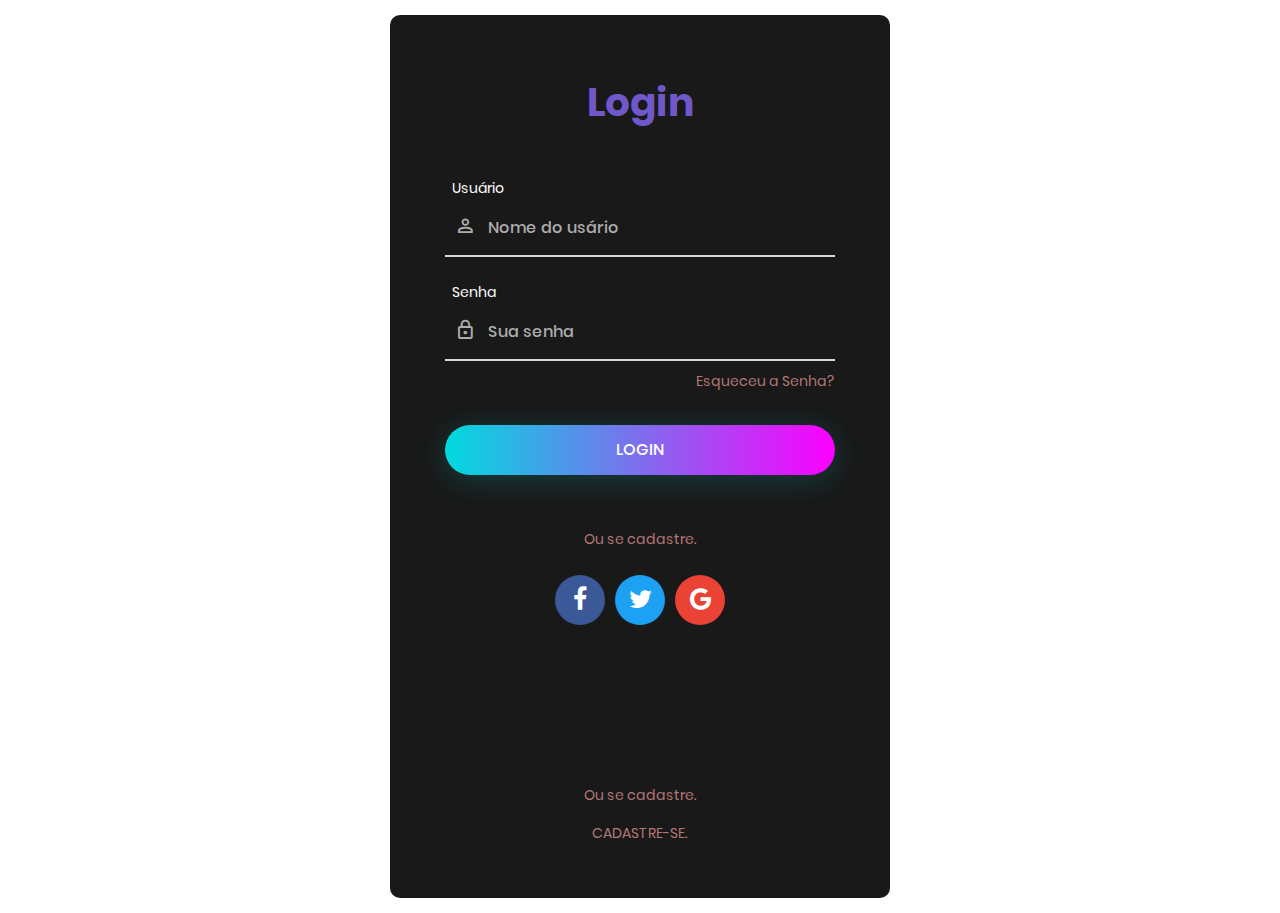
<file: login/index.html>
<!DOCTYPE html>
<html lang="en">
<head>
	<title>Login</title>
	<meta charset="UTF-8">
	<meta name="viewport" content="width=device-width, initial-scale=1">
<!--===============================================================================================-->	
	<link rel="icon" type="image/png" href="images/icons/favicon.ico"/>
<!--===============================================================================================-->
	<link rel="stylesheet" type="text/css" href="vendor/bootstrap/css/bootstrap.min.css">
<!--===============================================================================================-->
	<link rel="stylesheet" type="text/css" href="fonts/font-awesome-4.7.0/css/font-awesome.min.css">
<!--===============================================================================================-->
	<link rel="stylesheet" type="text/css" href="fonts/iconic/css/material-design-iconic-font.min.css">
<!--===============================================================================================-->
	<link rel="stylesheet" type="text/css" href="vendor/animate/animate.css">
<!--===============================================================================================-->	
	<link rel="stylesheet" type="text/css" href="vendor/css-hamburgers/hamburgers.min.css">
<!--===============================================================================================-->
	<link rel="stylesheet" type="text/css" href="vendor/animsition/css/animsition.min.css">
<!--===============================================================================================-->
	<link rel="stylesheet" type="text/css" href="vendor/select2/select2.min.css">
<!--===============================================================================================-->	
	<link rel="stylesheet" type="text/css" href="vendor/daterangepicker/daterangepicker.css">
<!--===============================================================================================-->
	<link rel="stylesheet" type="text/css" href="css/util.css">
	<link rel="stylesheet" type="text/css" href="css/main.css">
<!--===============================================================================================-->
</head>
<body>
	
	<div class="limiter">
		<div class="container-login100" style="background-image: url('https://lh3.googleusercontent.com/proxy/X8ZuItVs6-Li3nxnDWo_qGXbtMJsy5tItcPXpdVtIo-agDtixX3nH4BrCMFimFPR8gfmfO-FDh55JQEaw2Do3DpHUhQpd9ee5sBaZ7mEbWWYTgeGgZ68avnIIEQB329ILwZjDgb3fGxAddkNVsatIfVif2-myDJ7mZKVfgiQ04dGLJ-9OFQe');">
			<div class="wrap-login100 p-l-55 p-r-55 p-t-65 p-b-54">
				<form class="login100-form validate-form">
					<span class="login100-form-title p-b-49">
						Login
					</span>

					<div class="wrap-input100 validate-input m-b-23" data-validate = "Username is reauired">
						<span class="label-input100">Usuário</span>
						<input class="input100" type="text" name="username" placeholder="Nome do usário">
						<span class="focus-input100" data-symbol="&#xf206;"></span>
					</div>

					<div class="wrap-input100 validate-input" data-validate="Password is required">
						<span class="label-input100">Senha</span>
						<input class="input100" type="password" name="pass" placeholder="Sua senha">
						<span class="focus-input100" data-symbol="&#xf190;"></span>
					</div>
					
					<div class="text-right p-t-8 p-b-31">
						<a href="#">
							Esqueceu a Senha?
						</a>
					</div>
					
					<div class="container-login100-form-btn">
						<div class="wrap-login100-form-btn">
							<div class="login100-form-bgbtn"></div>
							<button class="login100-form-btn">
								Login
							</button>
						</div>
					</div>

					<div class="txt1 text-center p-t-54 p-b-20">
						<span>
							Ou se cadastre.
						</span>
					</div>

					<div class="flex-c-m">
						<a href="#" class="login100-social-item bg1">
							<i class="fa fa-facebook"></i>
						</a>

						<a href="#" class="login100-social-item bg2">
							<i class="fa fa-twitter"></i>
						</a>

						<a href="#" class="login100-social-item bg3">
							<i class="fa fa-google"></i>
						</a>
					</div>

					<div class="flex-col-c p-t-155">
						<span class="txt1 p-b-17">
							Ou se cadastre.
						</span>

						<a href="#" class="txt2">
							Cadastre-se.
						</a>
					</div>
				</form>
			</div>
		</div>
	</div>
	

	<div id="dropDownSelect1"></div>
	
<!--===============================================================================================-->
	<script src="vendor/jquery/jquery-3.2.1.min.js"></script>
<!--===============================================================================================-->
	<script src="vendor/animsition/js/animsition.min.js"></script>
<!--===============================================================================================-->
	<script src="vendor/bootstrap/js/popper.js"></script>
	<script src="vendor/bootstrap/js/bootstrap.min.js"></script>
<!--===============================================================================================-->
	<script src="vendor/select2/select2.min.js"></script>
<!--===============================================================================================-->
	<script src="vendor/daterangepicker/moment.min.js"></script>
	<script src="vendor/daterangepicker/daterangepicker.js"></script>
<!--===============================================================================================-->
	<script src="vendor/countdowntime/countdowntime.js"></script>
<!--===============================================================================================-->
	<script src="js/main.js"></script>

</body>
</html>
</file>
<file: login/vendor/daterangepicker/daterangepicker.css>
.daterangepicker {
  position: absolute;
  color: inherit;
  background-color: #fff;
  border-radius: 4px;
  width: 278px;
  padding: 4px;
  margin-top: 1px;
  top: 100px;
  left: 20px;
  /* Calendars */ }
  .daterangepicker:before, .daterangepicker:after {
    position: absolute;
    display: inline-block;
    border-bottom-color: rgba(0, 0, 0, 0.2);
    content: ''; }
  .daterangepicker:before {
    top: -7px;
    border-right: 7px solid transparent;
    border-left: 7px solid transparent;
    border-bottom: 7px solid #ccc; }
  .daterangepicker:after {
    top: -6px;
    border-right: 6px solid transparent;
    border-bottom: 6px solid #fff;
    border-left: 6px solid transparent; }
  .daterangepicker.opensleft:before {
    right: 9px; }
  .daterangepicker.opensleft:after {
    right: 10px; }
  .daterangepicker.openscenter:before {
    left: 0;
    right: 0;
    width: 0;
    margin-left: auto;
    margin-right: auto; }
  .daterangepicker.openscenter:after {
    left: 0;
    right: 0;
    width: 0;
    margin-left: auto;
    margin-right: auto; }
  .daterangepicker.opensright:before {
    left: 9px; }
  .daterangepicker.opensright:after {
    left: 10px; }
  .daterangepicker.dropup {
    margin-top: -5px; }
    .daterangepicker.dropup:before {
      top: initial;
      bottom: -7px;
      border-bottom: initial;
      border-top: 7px solid #ccc; }
    .daterangepicker.dropup:after {
      top: initial;
      bottom: -6px;
      border-bottom: initial;
      border-top: 6px solid #fff; }
  .daterangepicker.dropdown-menu {
    max-width: none;
    z-index: 3001; }
  .daterangepicker.single .ranges, .daterangepicker.single .calendar {
    float: none; }
  .daterangepicker.show-calendar .calendar {
    display: block; }
  .daterangepicker .calendar {
    display: none;
    max-width: 270px;
    margin: 4px; }
    .daterangepicker .calendar.single .calendar-table {
      border: none; }
    .daterangepicker .calendar th, .daterangepicker .calendar td {
      white-space: nowrap;
      text-align: center;
      min-width: 32px; }
  .daterangepicker .calendar-table {
    border: 1px solid #fff;
    padding: 4px;
    border-radius: 4px;
    background-color: #fff; }
  .daterangepicker table {
    width: 100%;
    margin: 0; }
  .daterangepicker td, .daterangepicker th {
    text-align: center;
    width: 20px;
    height: 20px;
    border-radius: 4px;
    border: 1px solid transparent;
    white-space: nowrap;
    cursor: pointer; }
    .daterangepicker td.available:hover, .daterangepicker th.available:hover {
      background-color: #eee;
      border-color: transparent;
      color: inherit; }
    .daterangepicker td.week, .daterangepicker th.week {
      font-size: 80%;
      color: #ccc; }
  .daterangepicker td.off, .daterangepicker td.off.in-range, .daterangepicker td.off.start-date, .daterangepicker td.off.end-date {
    background-color: #fff;
    border-color: transparent;
    color: #999; }
  .daterangepicker td.in-range {
    background-color: #ebf4f8;
    border-color: transparent;
    color: #000;
    border-radius: 0; }
  .daterangepicker td.start-date {
    border-radius: 4px 0 0 4px; }
  .daterangepicker td.end-date {
    border-radius: 0 4px 4px 0; }
  .daterangepicker td.start-date.end-date {
    border-radius: 4px; }
  .daterangepicker td.active, .daterangepicker td.active:hover {
    background-color: #357ebd;
    border-color: transparent;
    color: #fff; }
  .daterangepicker th.month {
    width: auto; }
  .daterangepicker td.disabled, .daterangepicker option.disabled {
    color: #999;
    cursor: not-allowed;
    text-decoration: line-through; }
  .daterangepicker select.monthselect, .daterangepicker select.yearselect {
    font-size: 12px;
    padding: 1px;
    height: auto;
    margin: 0;
    cursor: default; }
  .daterangepicker select.monthselect {
    margin-right: 2%;
    width: 56%; }
  .daterangepicker select.yearselect {
    width: 40%; }
  .daterangepicker select.hourselect, .daterangepicker select.minuteselect, .daterangepicker select.secondselect, .daterangepicker select.ampmselect {
    width: 50px;
    margin-bottom: 0; }
  .daterangepicker .input-mini {
    border: 1px solid #ccc;
    border-radius: 4px;
    color: #555;
    height: 30px;
    line-height: 30px;
    display: block;
    vertical-align: middle;
    margin: 0 0 5px 0;
    padding: 0 6px 0 28px;
    width: 100%; }
    .daterangepicker .input-mini.active {
      border: 1px solid #08c;
      border-radius: 4px; }
  .daterangepicker .daterangepicker_input {
    position: relative; }
    .daterangepicker .daterangepicker_input i {
      position: absolute;
      left: 8px;
      top: 8px; }
  .daterangepicker.rtl .input-mini {
    padding-right: 28px;
    padding-left: 6px; }
  .daterangepicker.rtl .daterangepicker_input i {
    left: auto;
    right: 8px; }
  .daterangepicker .calendar-time {
    text-align: center;
    margin: 5px auto;
    line-height: 30px;
    position: relative;
    padding-left: 28px; }
    .daterangepicker .calendar-time select.disabled {
      color: #ccc;
      cursor: not-allowed; }

.ranges {
  font-size: 11px;
  float: none;
  margin: 4px;
  text-align: left; }
  .ranges ul {
    list-style: none;
    margin: 0 auto;
    padding: 0;
    width: 100%; }
  .ranges li {
    font-size: 13px;
    background-color: #f5f5f5;
    border: 1px solid #f5f5f5;
    border-radius: 4px;
    color: #08c;
    padding: 3px 12px;
    margin-bottom: 8px;
    cursor: pointer; }
    .ranges li:hover {
      background-color: #08c;
      border: 1px solid #08c;
      color: #fff; }
    .ranges li.active {
      background-color: #08c;
      border: 1px solid #08c;
      color: #fff; }

/*  Larger Screen Styling */
@media (min-width: 564px) {
  .daterangepicker {
    width: auto; }
    .daterangepicker .ranges ul {
      width: 160px; }
    .daterangepicker.single .ranges ul {
      width: 100%; }
    .daterangepicker.single .calendar.left {
      clear: none; }
    .daterangepicker.single.ltr .ranges, .daterangepicker.single.ltr .calendar {
      float: left; }
    .daterangepicker.single.rtl .ranges, .daterangepicker.single.rtl .calendar {
      float: right; }
    .daterangepicker.ltr {
      direction: ltr;
      text-align: left; }
      .daterangepicker.ltr .calendar.left {
        clear: left;
        margin-right: 0; }
        .daterangepicker.ltr .calendar.left .calendar-table {
          border-right: none;
          border-top-right-radius: 0;
          border-bottom-right-radius: 0; }
      .daterangepicker.ltr .calendar.right {
        margin-left: 0; }
        .daterangepicker.ltr .calendar.right .calendar-table {
          border-left: none;
          border-top-left-radius: 0;
          border-bottom-left-radius: 0; }
      .daterangepicker.ltr .left .daterangepicker_input {
        padding-right: 12px; }
      .daterangepicker.ltr .calendar.left .calendar-table {
        padding-right: 12px; }
      .daterangepicker.ltr .ranges, .daterangepicker.ltr .calendar {
        float: left; }
    .daterangepicker.rtl {
      direction: rtl;
      text-align: right; }
      .daterangepicker.rtl .calendar.left {
        clear: right;
        margin-left: 0; }
        .daterangepicker.rtl .calendar.left .calendar-table {
          border-left: none;
          border-top-left-radius: 0;
          border-bottom-left-radius: 0; }
      .daterangepicker.rtl .calendar.right {
        margin-right: 0; }
        .daterangepicker.rtl .calendar.right .calendar-table {
          border-right: none;
          border-top-right-radius: 0;
          border-bottom-right-radius: 0; }
      .daterangepicker.rtl .left .daterangepicker_input {
        padding-left: 12px; }
      .daterangepicker.rtl .calendar.left .calendar-table {
        padding-left: 12px; }
      .daterangepicker.rtl .ranges, .daterangepicker.rtl .calendar {
        text-align: right;
        float: right; } }
@media (min-width: 730px) {
  .daterangepicker .ranges {
    width: auto; }
  .daterangepicker.ltr .ranges {
    float: left; }
  .daterangepicker.rtl .ranges {
    float: right; }
  .daterangepicker .calendar.left {
    clear: none !important; } }
</file>
<file: login/css/util.css>
/*[ FONT SIZE ]
///////////////////////////////////////////////////////////
*/
.fs-1 {font-size: 1px;}
.fs-2 {font-size: 2px;}
.fs-3 {font-size: 3px;}
.fs-4 {font-size: 4px;}
.fs-5 {font-size: 5px;}
.fs-6 {font-size: 6px;}
.fs-7 {font-size: 7px;}
.fs-8 {font-size: 8px;}
.fs-9 {font-size: 9px;}
.fs-10 {font-size: 10px;}
.fs-11 {font-size: 11px;}
.fs-12 {font-size: 12px;}
.fs-13 {font-size: 13px;}
.fs-14 {font-size: 14px;}
.fs-15 {font-size: 15px;}
.fs-16 {font-size: 16px;}
.fs-17 {font-size: 17px;}
.fs-18 {font-size: 18px;}
.fs-19 {font-size: 19px;}
.fs-20 {font-size: 20px;}
.fs-21 {font-size: 21px;}
.fs-22 {font-size: 22px;}
.fs-23 {font-size: 23px;}
.fs-24 {font-size: 24px;}
.fs-25 {font-size: 25px;}
.fs-26 {font-size: 26px;}
.fs-27 {font-size: 27px;}
.fs-28 {font-size: 28px;}
.fs-29 {font-size: 29px;}
.fs-30 {font-size: 30px;}
.fs-31 {font-size: 31px;}
.fs-32 {font-size: 32px;}
.fs-33 {font-size: 33px;}
.fs-34 {font-size: 34px;}
.fs-35 {font-size: 35px;}
.fs-36 {font-size: 36px;}
.fs-37 {font-size: 37px;}
.fs-38 {font-size: 38px;}
.fs-39 {font-size: 39px;}
.fs-40 {font-size: 40px;}
.fs-41 {font-size: 41px;}
.fs-42 {font-size: 42px;}
.fs-43 {font-size: 43px;}
.fs-44 {font-size: 44px;}
.fs-45 {font-size: 45px;}
.fs-46 {font-size: 46px;}
.fs-47 {font-size: 47px;}
.fs-48 {font-size: 48px;}
.fs-49 {font-size: 49px;}
.fs-50 {font-size: 50px;}
.fs-51 {font-size: 51px;}
.fs-52 {font-size: 52px;}
.fs-53 {font-size: 53px;}
.fs-54 {font-size: 54px;}
.fs-55 {font-size: 55px;}
.fs-56 {font-size: 56px;}
.fs-57 {font-size: 57px;}
.fs-58 {font-size: 58px;}
.fs-59 {font-size: 59px;}
.fs-60 {font-size: 60px;}
.fs-61 {font-size: 61px;}
.fs-62 {font-size: 62px;}
.fs-63 {font-size: 63px;}
.fs-64 {font-size: 64px;}
.fs-65 {font-size: 65px;}
.fs-66 {font-size: 66px;}
.fs-67 {font-size: 67px;}
.fs-68 {font-size: 68px;}
.fs-69 {font-size: 69px;}
.fs-70 {font-size: 70px;}
.fs-71 {font-size: 71px;}
.fs-72 {font-size: 72px;}
.fs-73 {font-size: 73px;}
.fs-74 {font-size: 74px;}
.fs-75 {font-size: 75px;}
.fs-76 {font-size: 76px;}
.fs-77 {font-size: 77px;}
.fs-78 {font-size: 78px;}
.fs-79 {font-size: 79px;}
.fs-80 {font-size: 80px;}
.fs-81 {font-size: 81px;}
.fs-82 {font-size: 82px;}
.fs-83 {font-size: 83px;}
.fs-84 {font-size: 84px;}
.fs-85 {font-size: 85px;}
.fs-86 {font-size: 86px;}
.fs-87 {font-size: 87px;}
.fs-88 {font-size: 88px;}
.fs-89 {font-size: 89px;}
.fs-90 {font-size: 90px;}
.fs-91 {font-size: 91px;}
.fs-92 {font-size: 92px;}
.fs-93 {font-size: 93px;}
.fs-94 {font-size: 94px;}
.fs-95 {font-size: 95px;}
.fs-96 {font-size: 96px;}
.fs-97 {font-size: 97px;}
.fs-98 {font-size: 98px;}
.fs-99 {font-size: 99px;}
.fs-100 {font-size: 100px;}
.fs-101 {font-size: 101px;}
.fs-102 {font-size: 102px;}
.fs-103 {font-size: 103px;}
.fs-104 {font-size: 104px;}
.fs-105 {font-size: 105px;}
.fs-106 {font-size: 106px;}
.fs-107 {font-size: 107px;}
.fs-108 {font-size: 108px;}
.fs-109 {font-size: 109px;}
.fs-110 {font-size: 110px;}
.fs-111 {font-size: 111px;}
.fs-112 {font-size: 112px;}
.fs-113 {font-size: 113px;}
.fs-114 {font-size: 114px;}
.fs-115 {font-size: 115px;}
.fs-116 {font-size: 116px;}
.fs-117 {font-size: 117px;}
.fs-118 {font-size: 118px;}
.fs-119 {font-size: 119px;}
.fs-120 {font-size: 120px;}
.fs-121 {font-size: 121px;}
.fs-122 {font-size: 122px;}
.fs-123 {font-size: 123px;}
.fs-124 {font-size: 124px;}
.fs-125 {font-size: 125px;}
.fs-126 {font-size: 126px;}
.fs-127 {font-size: 127px;}
.fs-128 {font-size: 128px;}
.fs-129 {font-size: 129px;}
.fs-130 {font-size: 130px;}
.fs-131 {font-size: 131px;}
.fs-132 {font-size: 132px;}
.fs-133 {font-size: 133px;}
.fs-134 {font-size: 134px;}
.fs-135 {font-size: 135px;}
.fs-136 {font-size: 136px;}
.fs-137 {font-size: 137px;}
.fs-138 {font-size: 138px;}
.fs-139 {font-size: 139px;}
.fs-140 {font-size: 140px;}
.fs-141 {font-size: 141px;}
.fs-142 {font-size: 142px;}
.fs-143 {font-size: 143px;}
.fs-144 {font-size: 144px;}
.fs-145 {font-size: 145px;}
.fs-146 {font-size: 146px;}
.fs-147 {font-size: 147px;}
.fs-148 {font-size: 148px;}
.fs-149 {font-size: 149px;}
.fs-150 {font-size: 150px;}
.fs-151 {font-size: 151px;}
.fs-152 {font-size: 152px;}
.fs-153 {font-size: 153px;}
.fs-154 {font-size: 154px;}
.fs-155 {font-size: 155px;}
.fs-156 {font-size: 156px;}
.fs-157 {font-size: 157px;}
.fs-158 {font-size: 158px;}
.fs-159 {font-size: 159px;}
.fs-160 {font-size: 160px;}
.fs-161 {font-size: 161px;}
.fs-162 {font-size: 162px;}
.fs-163 {font-size: 163px;}
.fs-164 {font-size: 164px;}
.fs-165 {font-size: 165px;}
.fs-166 {font-size: 166px;}
.fs-167 {font-size: 167px;}
.fs-168 {font-size: 168px;}
.fs-169 {font-size: 169px;}
.fs-170 {font-size: 170px;}
.fs-171 {font-size: 171px;}
.fs-172 {font-size: 172px;}
.fs-173 {font-size: 173px;}
.fs-174 {font-size: 174px;}
.fs-175 {font-size: 175px;}
.fs-176 {font-size: 176px;}
.fs-177 {font-size: 177px;}
.fs-178 {font-size: 178px;}
.fs-179 {font-size: 179px;}
.fs-180 {font-size: 180px;}
.fs-181 {font-size: 181px;}
.fs-182 {font-size: 182px;}
.fs-183 {font-size: 183px;}
.fs-184 {font-size: 184px;}
.fs-185 {font-size: 185px;}
.fs-186 {font-size: 186px;}
.fs-187 {font-size: 187px;}
.fs-188 {font-size: 188px;}
.fs-189 {font-size: 189px;}
.fs-190 {font-size: 190px;}
.fs-191 {font-size: 191px;}
.fs-192 {font-size: 192px;}
.fs-193 {font-size: 193px;}
.fs-194 {font-size: 194px;}
.fs-195 {font-size: 195px;}
.fs-196 {font-size: 196px;}
.fs-197 {font-size: 197px;}
.fs-198 {font-size: 198px;}
.fs-199 {font-size: 199px;}
.fs-200 {font-size: 200px;}

/*[ PADDING ]
///////////////////////////////////////////////////////////
*/
.p-t-0 {padding-top: 0px;}
.p-t-1 {padding-top: 1px;}
.p-t-2 {padding-top: 2px;}
.p-t-3 {padding-top: 3px;}
.p-t-4 {padding-top: 4px;}
.p-t-5 {padding-top: 5px;}
.p-t-6 {padding-top: 6px;}
.p-t-7 {padding-top: 7px;}
.p-t-8 {padding-top: 8px;}
.p-t-9 {padding-top: 9px;}
.p-t-10 {padding-top: 10px;}
.p-t-11 {padding-top: 11px;}
.p-t-12 {padding-top: 12px;}
.p-t-13 {padding-top: 13px;}
.p-t-14 {padding-top: 14px;}
.p-t-15 {padding-top: 15px;}
.p-t-16 {padding-top: 16px;}
.p-t-17 {padding-top: 17px;}
.p-t-18 {padding-top: 18px;}
.p-t-19 {padding-top: 19px;}
.p-t-20 {padding-top: 20px;}
.p-t-21 {padding-top: 21px;}
.p-t-22 {padding-top: 22px;}
.p-t-23 {padding-top: 23px;}
.p-t-24 {padding-top: 24px;}
.p-t-25 {padding-top: 25px;}
.p-t-26 {padding-top: 26px;}
.p-t-27 {padding-top: 27px;}
.p-t-28 {padding-top: 28px;}
.p-t-29 {padding-top: 29px;}
.p-t-30 {padding-top: 30px;}
.p-t-31 {padding-top: 31px;}
.p-t-32 {padding-top: 32px;}
.p-t-33 {padding-top: 33px;}
.p-t-34 {padding-top: 34px;}
.p-t-35 {padding-top: 35px;}
.p-t-36 {padding-top: 36px;}
.p-t-37 {padding-top: 37px;}
.p-t-38 {padding-top: 38px;}
.p-t-39 {padding-top: 39px;}
.p-t-40 {padding-top: 40px;}
.p-t-41 {padding-top: 41px;}
.p-t-42 {padding-top: 42px;}
.p-t-43 {padding-top: 43px;}
.p-t-44 {padding-top: 44px;}
.p-t-45 {padding-top: 45px;}
.p-t-46 {padding-top: 46px;}
.p-t-47 {padding-top: 47px;}
.p-t-48 {padding-top: 48px;}
.p-t-49 {padding-top: 49px;}
.p-t-50 {padding-top: 50px;}
.p-t-51 {padding-top: 51px;}
.p-t-52 {padding-top: 52px;}
.p-t-53 {padding-top: 53px;}
.p-t-54 {padding-top: 54px;}
.p-t-55 {padding-top: 55px;}
.p-t-56 {padding-top: 56px;}
.p-t-57 {padding-top: 57px;}
.p-t-58 {padding-top: 58px;}
.p-t-59 {padding-top: 59px;}
.p-t-60 {padding-top: 60px;}
.p-t-61 {padding-top: 61px;}
.p-t-62 {padding-top: 62px;}
.p-t-63 {padding-top: 63px;}
.p-t-64 {padding-top: 64px;}
.p-t-65 {padding-top: 65px;}
.p-t-66 {padding-top: 66px;}
.p-t-67 {padding-top: 67px;}
.p-t-68 {padding-top: 68px;}
.p-t-69 {padding-top: 69px;}
.p-t-70 {padding-top: 70px;}
.p-t-71 {padding-top: 71px;}
.p-t-72 {padding-top: 72px;}
.p-t-73 {padding-top: 73px;}
.p-t-74 {padding-top: 74px;}
.p-t-75 {padding-top: 75px;}
.p-t-76 {padding-top: 76px;}
.p-t-77 {padding-top: 77px;}
.p-t-78 {padding-top: 78px;}
.p-t-79 {padding-top: 79px;}
.p-t-80 {padding-top: 80px;}
.p-t-81 {padding-top: 81px;}
.p-t-82 {padding-top: 82px;}
.p-t-83 {padding-top: 83px;}
.p-t-84 {padding-top: 84px;}
.p-t-85 {padding-top: 85px;}
.p-t-86 {padding-top: 86px;}
.p-t-87 {padding-top: 87px;}
.p-t-88 {padding-top: 88px;}
.p-t-89 {padding-top: 89px;}
.p-t-90 {padding-top: 90px;}
.p-t-91 {padding-top: 91px;}
.p-t-92 {padding-top: 92px;}
.p-t-93 {padding-top: 93px;}
.p-t-94 {padding-top: 94px;}
.p-t-95 {padding-top: 95px;}
.p-t-96 {padding-top: 96px;}
.p-t-97 {padding-top: 97px;}
.p-t-98 {padding-top: 98px;}
.p-t-99 {padding-top: 99px;}
.p-t-100 {padding-top: 100px;}
.p-t-101 {padding-top: 101px;}
.p-t-102 {padding-top: 102px;}
.p-t-103 {padding-top: 103px;}
.p-t-104 {padding-top: 104px;}
.p-t-105 {padding-top: 105px;}
.p-t-106 {padding-top: 106px;}
.p-t-107 {padding-top: 107px;}
.p-t-108 {padding-top: 108px;}
.p-t-109 {padding-top: 109px;}
.p-t-110 {padding-top: 110px;}
.p-t-111 {padding-top: 111px;}
.p-t-112 {padding-top: 112px;}
.p-t-113 {padding-top: 113px;}
.p-t-114 {padding-top: 114px;}
.p-t-115 {padding-top: 115px;}
.p-t-116 {padding-top: 116px;}
.p-t-117 {padding-top: 117px;}
.p-t-118 {padding-top: 118px;}
.p-t-119 {padding-top: 119px;}
.p-t-120 {padding-top: 120px;}
.p-t-121 {padding-top: 121px;}
.p-t-122 {padding-top: 122px;}
.p-t-123 {padding-top: 123px;}
.p-t-124 {padding-top: 124px;}
.p-t-125 {padding-top: 125px;}
.p-t-126 {padding-top: 126px;}
.p-t-127 {padding-top: 127px;}
.p-t-128 {padding-top: 128px;}
.p-t-129 {padding-top: 129px;}
.p-t-130 {padding-top: 130px;}
.p-t-131 {padding-top: 131px;}
.p-t-132 {padding-top: 132px;}
.p-t-133 {padding-top: 133px;}
.p-t-134 {padding-top: 134px;}
.p-t-135 {padding-top: 135px;}
.p-t-136 {padding-top: 136px;}
.p-t-137 {padding-top: 137px;}
.p-t-138 {padding-top: 138px;}
.p-t-139 {padding-top: 139px;}
.p-t-140 {padding-top: 140px;}
.p-t-141 {padding-top: 141px;}
.p-t-142 {padding-top: 142px;}
.p-t-143 {padding-top: 143px;}
.p-t-144 {padding-top: 144px;}
.p-t-145 {padding-top: 145px;}
.p-t-146 {padding-top: 146px;}
.p-t-147 {padding-top: 147px;}
.p-t-148 {padding-top: 148px;}
.p-t-149 {padding-top: 149px;}
.p-t-150 {padding-top: 150px;}
.p-t-151 {padding-top: 151px;}
.p-t-152 {padding-top: 152px;}
.p-t-153 {padding-top: 153px;}
.p-t-154 {padding-top: 154px;}
.p-t-155 {padding-top: 155px;}
.p-t-156 {padding-top: 156px;}
.p-t-157 {padding-top: 157px;}
.p-t-158 {padding-top: 158px;}
.p-t-159 {padding-top: 159px;}
.p-t-160 {padding-top: 160px;}
.p-t-161 {padding-top: 161px;}
.p-t-162 {padding-top: 162px;}
.p-t-163 {padding-top: 163px;}
.p-t-164 {padding-top: 164px;}
.p-t-165 {padding-top: 165px;}
.p-t-166 {padding-top: 166px;}
.p-t-167 {padding-top: 167px;}
.p-t-168 {padding-top: 168px;}
.p-t-169 {padding-top: 169px;}
.p-t-170 {padding-top: 170px;}
.p-t-171 {padding-top: 171px;}
.p-t-172 {padding-top: 172px;}
.p-t-173 {padding-top: 173px;}
.p-t-174 {padding-top: 174px;}
.p-t-175 {padding-top: 175px;}
.p-t-176 {padding-top: 176px;}
.p-t-177 {padding-top: 177px;}
.p-t-178 {padding-top: 178px;}
.p-t-179 {padding-top: 179px;}
.p-t-180 {padding-top: 180px;}
.p-t-181 {padding-top: 181px;}
.p-t-182 {padding-top: 182px;}
.p-t-183 {padding-top: 183px;}
.p-t-184 {padding-top: 184px;}
.p-t-185 {padding-top: 185px;}
.p-t-186 {padding-top: 186px;}
.p-t-187 {padding-top: 187px;}
.p-t-188 {padding-top: 188px;}
.p-t-189 {padding-top: 189px;}
.p-t-190 {padding-top: 190px;}
.p-t-191 {padding-top: 191px;}
.p-t-192 {padding-top: 192px;}
.p-t-193 {padding-top: 193px;}
.p-t-194 {padding-top: 194px;}
.p-t-195 {padding-top: 195px;}
.p-t-196 {padding-top: 196px;}
.p-t-197 {padding-top: 197px;}
.p-t-198 {padding-top: 198px;}
.p-t-199 {padding-top: 199px;}
.p-t-200 {padding-top: 200px;}
.p-t-201 {padding-top: 201px;}
.p-t-202 {padding-top: 202px;}
.p-t-203 {padding-top: 203px;}
.p-t-204 {padding-top: 204px;}
.p-t-205 {padding-top: 205px;}
.p-t-206 {padding-top: 206px;}
.p-t-207 {padding-top: 207px;}
.p-t-208 {padding-top: 208px;}
.p-t-209 {padding-top: 209px;}
.p-t-210 {padding-top: 210px;}
.p-t-211 {padding-top: 211px;}
.p-t-212 {padding-top: 212px;}
.p-t-213 {padding-top: 213px;}
.p-t-214 {padding-top: 214px;}
.p-t-215 {padding-top: 215px;}
.p-t-216 {padding-top: 216px;}
.p-t-217 {padding-top: 217px;}
.p-t-218 {padding-top: 218px;}
.p-t-219 {padding-top: 219px;}
.p-t-220 {padding-top: 220px;}
.p-t-221 {padding-top: 221px;}
.p-t-222 {padding-top: 222px;}
.p-t-223 {padding-top: 223px;}
.p-t-224 {padding-top: 224px;}
.p-t-225 {padding-top: 225px;}
.p-t-226 {padding-top: 226px;}
.p-t-227 {padding-top: 227px;}
.p-t-228 {padding-top: 228px;}
.p-t-229 {padding-top: 229px;}
.p-t-230 {padding-top: 230px;}
.p-t-231 {padding-top: 231px;}
.p-t-232 {padding-top: 232px;}
.p-t-233 {padding-top: 233px;}
.p-t-234 {padding-top: 234px;}
.p-t-235 {padding-top: 235px;}
.p-t-236 {padding-top: 236px;}
.p-t-237 {padding-top: 237px;}
.p-t-238 {padding-top: 238px;}
.p-t-239 {padding-top: 239px;}
.p-t-240 {padding-top: 240px;}
.p-t-241 {padding-top: 241px;}
.p-t-242 {padding-top: 242px;}
.p-t-243 {padding-top: 243px;}
.p-t-244 {padding-top: 244px;}
.p-t-245 {padding-top: 245px;}
.p-t-246 {padding-top: 246px;}
.p-t-247 {padding-top: 247px;}
.p-t-248 {padding-top: 248px;}
.p-t-249 {padding-top: 249px;}
.p-t-250 {padding-top: 250px;}
.p-b-0 {padding-bottom: 0px;}
.p-b-1 {padding-bottom: 1px;}
.p-b-2 {padding-bottom: 2px;}
.p-b-3 {padding-bottom: 3px;}
.p-b-4 {padding-bottom: 4px;}
.p-b-5 {padding-bottom: 5px;}
.p-b-6 {padding-bottom: 6px;}
.p-b-7 {padding-bottom: 7px;}
.p-b-8 {padding-bottom: 8px;}
.p-b-9 {padding-bottom: 9px;}
.p-b-10 {padding-bottom: 10px;}
.p-b-11 {padding-bottom: 11px;}
.p-b-12 {padding-bottom: 12px;}
.p-b-13 {padding-bottom: 13px;}
.p-b-14 {padding-bottom: 14px;}
.p-b-15 {padding-bottom: 15px;}
.p-b-16 {padding-bottom: 16px;}
.p-b-17 {padding-bottom: 17px;}
.p-b-18 {padding-bottom: 18px;}
.p-b-19 {padding-bottom: 19px;}
.p-b-20 {padding-bottom: 20px;}
.p-b-21 {padding-bottom: 21px;}
.p-b-22 {padding-bottom: 22px;}
.p-b-23 {padding-bottom: 23px;}
.p-b-24 {padding-bottom: 24px;}
.p-b-25 {padding-bottom: 25px;}
.p-b-26 {padding-bottom: 26px;}
.p-b-27 {padding-bottom: 27px;}
.p-b-28 {padding-bottom: 28px;}
.p-b-29 {padding-bottom: 29px;}
.p-b-30 {padding-bottom: 30px;}
.p-b-31 {padding-bottom: 31px;}
.p-b-32 {padding-bottom: 32px;}
.p-b-33 {padding-bottom: 33px;}
.p-b-34 {padding-bottom: 34px;}
.p-b-35 {padding-bottom: 35px;}
.p-b-36 {padding-bottom: 36px;}
.p-b-37 {padding-bottom: 37px;}
.p-b-38 {padding-bottom: 38px;}
.p-b-39 {padding-bottom: 39px;}
.p-b-40 {padding-bottom: 40px;}
.p-b-41 {padding-bottom: 41px;}
.p-b-42 {padding-bottom: 42px;}
.p-b-43 {padding-bottom: 43px;}
.p-b-44 {padding-bottom: 44px;}
.p-b-45 {padding-bottom: 45px;}
.p-b-46 {padding-bottom: 46px;}
.p-b-47 {padding-bottom: 47px;}
.p-b-48 {padding-bottom: 48px;}
.p-b-49 {padding-bottom: 49px;}
.p-b-50 {padding-bottom: 50px;}
.p-b-51 {padding-bottom: 51px;}
.p-b-52 {padding-bottom: 52px;}
.p-b-53 {padding-bottom: 53px;}
.p-b-54 {padding-bottom: 54px;}
.p-b-55 {padding-bottom: 55px;}
.p-b-56 {padding-bottom: 56px;}
.p-b-57 {padding-bottom: 57px;}
.p-b-58 {padding-bottom: 58px;}
.p-b-59 {padding-bottom: 59px;}
.p-b-60 {padding-bottom: 60px;}
.p-b-61 {padding-bottom: 61px;}
.p-b-62 {padding-bottom: 62px;}
.p-b-63 {padding-bottom: 63px;}
.p-b-64 {padding-bottom: 64px;}
.p-b-65 {padding-bottom: 65px;}
.p-b-66 {padding-bottom: 66px;}
.p-b-67 {padding-bottom: 67px;}
.p-b-68 {padding-bottom: 68px;}
.p-b-69 {padding-bottom: 69px;}
.p-b-70 {padding-bottom: 70px;}
.p-b-71 {padding-bottom: 71px;}
.p-b-72 {padding-bottom: 72px;}
.p-b-73 {padding-bottom: 73px;}
.p-b-74 {padding-bottom: 74px;}
.p-b-75 {padding-bottom: 75px;}
.p-b-76 {padding-bottom: 76px;}
.p-b-77 {padding-bottom: 77px;}
.p-b-78 {padding-bottom: 78px;}
.p-b-79 {padding-bottom: 79px;}
.p-b-80 {padding-bottom: 80px;}
.p-b-81 {padding-bottom: 81px;}
.p-b-82 {padding-bottom: 82px;}
.p-b-83 {padding-bottom: 83px;}
.p-b-84 {padding-bottom: 84px;}
.p-b-85 {padding-bottom: 85px;}
.p-b-86 {padding-bottom: 86px;}
.p-b-87 {padding-bottom: 87px;}
.p-b-88 {padding-bottom: 88px;}
.p-b-89 {padding-bottom: 89px;}
.p-b-90 {padding-bottom: 90px;}
.p-b-91 {padding-bottom: 91px;}
.p-b-92 {padding-bottom: 92px;}
.p-b-93 {padding-bottom: 93px;}
.p-b-94 {padding-bottom: 94px;}
.p-b-95 {padding-bottom: 95px;}
.p-b-96 {padding-bottom: 96px;}
.p-b-97 {padding-bottom: 97px;}
.p-b-98 {padding-bottom: 98px;}
.p-b-99 {padding-bottom: 99px;}
.p-b-100 {padding-bottom: 100px;}
.p-b-101 {padding-bottom: 101px;}
.p-b-102 {padding-bottom: 102px;}
.p-b-103 {padding-bottom: 103px;}
.p-b-104 {padding-bottom: 104px;}
.p-b-105 {padding-bottom: 105px;}
.p-b-106 {padding-bottom: 106px;}
.p-b-107 {padding-bottom: 107px;}
.p-b-108 {padding-bottom: 108px;}
.p-b-109 {padding-bottom: 109px;}
.p-b-110 {padding-bottom: 110px;}
.p-b-111 {padding-bottom: 111px;}
.p-b-112 {padding-bottom: 112px;}
.p-b-113 {padding-bottom: 113px;}
.p-b-114 {padding-bottom: 114px;}
.p-b-115 {padding-bottom: 115px;}
.p-b-116 {padding-bottom: 116px;}
.p-b-117 {padding-bottom: 117px;}
.p-b-118 {padding-bottom: 118px;}
.p-b-119 {padding-bottom: 119px;}
.p-b-120 {padding-bottom: 120px;}
.p-b-121 {padding-bottom: 121px;}
.p-b-122 {padding-bottom: 122px;}
.p-b-123 {padding-bottom: 123px;}
.p-b-124 {padding-bottom: 124px;}
.p-b-125 {padding-bottom: 125px;}
.p-b-126 {padding-bottom: 126px;}
.p-b-127 {padding-bottom: 127px;}
.p-b-128 {padding-bottom: 128px;}
.p-b-129 {padding-bottom: 129px;}
.p-b-130 {padding-bottom: 130px;}
.p-b-131 {padding-bottom: 131px;}
.p-b-132 {padding-bottom: 132px;}
.p-b-133 {padding-bottom: 133px;}
.p-b-134 {padding-bottom: 134px;}
.p-b-135 {padding-bottom: 135px;}
.p-b-136 {padding-bottom: 136px;}
.p-b-137 {padding-bottom: 137px;}
.p-b-138 {padding-bottom: 138px;}
.p-b-139 {padding-bottom: 139px;}
.p-b-140 {padding-bottom: 140px;}
.p-b-141 {padding-bottom: 141px;}
.p-b-142 {padding-bottom: 142px;}
.p-b-143 {padding-bottom: 143px;}
.p-b-144 {padding-bottom: 144px;}
.p-b-145 {padding-bottom: 145px;}
.p-b-146 {padding-bottom: 146px;}
.p-b-147 {padding-bottom: 147px;}
.p-b-148 {padding-bottom: 148px;}
.p-b-149 {padding-bottom: 149px;}
.p-b-150 {padding-bottom: 150px;}
.p-b-151 {padding-bottom: 151px;}
.p-b-152 {padding-bottom: 152px;}
.p-b-153 {padding-bottom: 153px;}
.p-b-154 {padding-bottom: 154px;}
.p-b-155 {padding-bottom: 155px;}
.p-b-156 {padding-bottom: 156px;}
.p-b-157 {padding-bottom: 157px;}
.p-b-158 {padding-bottom: 158px;}
.p-b-159 {padding-bottom: 159px;}
.p-b-160 {padding-bottom: 160px;}
.p-b-161 {padding-bottom: 161px;}
.p-b-162 {padding-bottom: 162px;}
.p-b-163 {padding-bottom: 163px;}
.p-b-164 {padding-bottom: 164px;}
.p-b-165 {padding-bottom: 165px;}
.p-b-166 {padding-bottom: 166px;}
.p-b-167 {padding-bottom: 167px;}
.p-b-168 {padding-bottom: 168px;}
.p-b-169 {padding-bottom: 169px;}
.p-b-170 {padding-bottom: 170px;}
.p-b-171 {padding-bottom: 171px;}
.p-b-172 {padding-bottom: 172px;}
.p-b-173 {padding-bottom: 173px;}
.p-b-174 {padding-bottom: 174px;}
.p-b-175 {padding-bottom: 175px;}
.p-b-176 {padding-bottom: 176px;}
.p-b-177 {padding-bottom: 177px;}
.p-b-178 {padding-bottom: 178px;}
.p-b-179 {padding-bottom: 179px;}
.p-b-180 {padding-bottom: 180px;}
.p-b-181 {padding-bottom: 181px;}
.p-b-182 {padding-bottom: 182px;}
.p-b-183 {padding-bottom: 183px;}
.p-b-184 {padding-bottom: 184px;}
.p-b-185 {padding-bottom: 185px;}
.p-b-186 {padding-bottom: 186px;}
.p-b-187 {padding-bottom: 187px;}
.p-b-188 {padding-bottom: 188px;}
.p-b-189 {padding-bottom: 189px;}
.p-b-190 {padding-bottom: 190px;}
.p-b-191 {padding-bottom: 191px;}
.p-b-192 {padding-bottom: 192px;}
.p-b-193 {padding-bottom: 193px;}
.p-b-194 {padding-bottom: 194px;}
.p-b-195 {padding-bottom: 195px;}
.p-b-196 {padding-bottom: 196px;}
.p-b-197 {padding-bottom: 197px;}
.p-b-198 {padding-bottom: 198px;}
.p-b-199 {padding-bottom: 199px;}
.p-b-200 {padding-bottom: 200px;}
.p-b-201 {padding-bottom: 201px;}
.p-b-202 {padding-bottom: 202px;}
.p-b-203 {padding-bottom: 203px;}
.p-b-204 {padding-bottom: 204px;}
.p-b-205 {padding-bottom: 205px;}
.p-b-206 {padding-bottom: 206px;}
.p-b-207 {padding-bottom: 207px;}
.p-b-208 {padding-bottom: 208px;}
.p-b-209 {padding-bottom: 209px;}
.p-b-210 {padding-bottom: 210px;}
.p-b-211 {padding-bottom: 211px;}
.p-b-212 {padding-bottom: 212px;}
.p-b-213 {padding-bottom: 213px;}
.p-b-214 {padding-bottom: 214px;}
.p-b-215 {padding-bottom: 215px;}
.p-b-216 {padding-bottom: 216px;}
.p-b-217 {padding-bottom: 217px;}
.p-b-218 {padding-bottom: 218px;}
.p-b-219 {padding-bottom: 219px;}
.p-b-220 {padding-bottom: 220px;}
.p-b-221 {padding-bottom: 221px;}
.p-b-222 {padding-bottom: 222px;}
.p-b-223 {padding-bottom: 223px;}
.p-b-224 {padding-bottom: 224px;}
.p-b-225 {padding-bottom: 225px;}
.p-b-226 {padding-bottom: 226px;}
.p-b-227 {padding-bottom: 227px;}
.p-b-228 {padding-bottom: 228px;}
.p-b-229 {padding-bottom: 229px;}
.p-b-230 {padding-bottom: 230px;}
.p-b-231 {padding-bottom: 231px;}
.p-b-232 {padding-bottom: 232px;}
.p-b-233 {padding-bottom: 233px;}
.p-b-234 {padding-bottom: 234px;}
.p-b-235 {padding-bottom: 235px;}
.p-b-236 {padding-bottom: 236px;}
.p-b-237 {padding-bottom: 237px;}
.p-b-238 {padding-bottom: 238px;}
.p-b-239 {padding-bottom: 239px;}
.p-b-240 {padding-bottom: 240px;}
.p-b-241 {padding-bottom: 241px;}
.p-b-242 {padding-bottom: 242px;}
.p-b-243 {padding-bottom: 243px;}
.p-b-244 {padding-bottom: 244px;}
.p-b-245 {padding-bottom: 245px;}
.p-b-246 {padding-bottom: 246px;}
.p-b-247 {padding-bottom: 247px;}
.p-b-248 {padding-bottom: 248px;}
.p-b-249 {padding-bottom: 249px;}
.p-b-250 {padding-bottom: 250px;}
.p-l-0 {padding-left: 0px;}
.p-l-1 {padding-left: 1px;}
.p-l-2 {padding-left: 2px;}
.p-l-3 {padding-left: 3px;}
.p-l-4 {padding-left: 4px;}
.p-l-5 {padding-left: 5px;}
.p-l-6 {padding-left: 6px;}
.p-l-7 {padding-left: 7px;}
.p-l-8 {padding-left: 8px;}
.p-l-9 {padding-left: 9px;}
.p-l-10 {padding-left: 10px;}
.p-l-11 {padding-left: 11px;}
.p-l-12 {padding-left: 12px;}
.p-l-13 {padding-left: 13px;}
.p-l-14 {padding-left: 14px;}
.p-l-15 {padding-left: 15px;}
.p-l-16 {padding-left: 16px;}
.p-l-17 {padding-left: 17px;}
.p-l-18 {padding-left: 18px;}
.p-l-19 {padding-left: 19px;}
.p-l-20 {padding-left: 20px;}
.p-l-21 {padding-left: 21px;}
.p-l-22 {padding-left: 22px;}
.p-l-23 {padding-left: 23px;}
.p-l-24 {padding-left: 24px;}
.p-l-25 {padding-left: 25px;}
.p-l-26 {padding-left: 26px;}
.p-l-27 {padding-left: 27px;}
.p-l-28 {padding-left: 28px;}
.p-l-29 {padding-left: 29px;}
.p-l-30 {padding-left: 30px;}
.p-l-31 {padding-left: 31px;}
.p-l-32 {padding-left: 32px;}
.p-l-33 {padding-left: 33px;}
.p-l-34 {padding-left: 34px;}
.p-l-35 {padding-left: 35px;}
.p-l-36 {padding-left: 36px;}
.p-l-37 {padding-left: 37px;}
.p-l-38 {padding-left: 38px;}
.p-l-39 {padding-left: 39px;}
.p-l-40 {padding-left: 40px;}
.p-l-41 {padding-left: 41px;}
.p-l-42 {padding-left: 42px;}
.p-l-43 {padding-left: 43px;}
.p-l-44 {padding-left: 44px;}
.p-l-45 {padding-left: 45px;}
.p-l-46 {padding-left: 46px;}
.p-l-47 {padding-left: 47px;}
.p-l-48 {padding-left: 48px;}
.p-l-49 {padding-left: 49px;}
.p-l-50 {padding-left: 50px;}
.p-l-51 {padding-left: 51px;}
.p-l-52 {padding-left: 52px;}
.p-l-53 {padding-left: 53px;}
.p-l-54 {padding-left: 54px;}
.p-l-55 {padding-left: 55px;}
.p-l-56 {padding-left: 56px;}
.p-l-57 {padding-left: 57px;}
.p-l-58 {padding-left: 58px;}
.p-l-59 {padding-left: 59px;}
.p-l-60 {padding-left: 60px;}
.p-l-61 {padding-left: 61px;}
.p-l-62 {padding-left: 62px;}
.p-l-63 {padding-left: 63px;}
.p-l-64 {padding-left: 64px;}
.p-l-65 {padding-left: 65px;}
.p-l-66 {padding-left: 66px;}
.p-l-67 {padding-left: 67px;}
.p-l-68 {padding-left: 68px;}
.p-l-69 {padding-left: 69px;}
.p-l-70 {padding-left: 70px;}
.p-l-71 {padding-left: 71px;}
.p-l-72 {padding-left: 72px;}
.p-l-73 {padding-left: 73px;}
.p-l-74 {padding-left: 74px;}
.p-l-75 {padding-left: 75px;}
.p-l-76 {padding-left: 76px;}
.p-l-77 {padding-left: 77px;}
.p-l-78 {padding-left: 78px;}
.p-l-79 {padding-left: 79px;}
.p-l-80 {padding-left: 80px;}
.p-l-81 {padding-left: 81px;}
.p-l-82 {padding-left: 82px;}
.p-l-83 {padding-left: 83px;}
.p-l-84 {padding-left: 84px;}
.p-l-85 {padding-left: 85px;}
.p-l-86 {padding-left: 86px;}
.p-l-87 {padding-left: 87px;}
.p-l-88 {padding-left: 88px;}
.p-l-89 {padding-left: 89px;}
.p-l-90 {padding-left: 90px;}
.p-l-91 {padding-left: 91px;}
.p-l-92 {padding-left: 92px;}
.p-l-93 {padding-left: 93px;}
.p-l-94 {padding-left: 94px;}
.p-l-95 {padding-left: 95px;}
.p-l-96 {padding-left: 96px;}
.p-l-97 {padding-left: 97px;}
.p-l-98 {padding-left: 98px;}
.p-l-99 {padding-left: 99px;}
.p-l-100 {padding-left: 100px;}
.p-l-101 {padding-left: 101px;}
.p-l-102 {padding-left: 102px;}
.p-l-103 {padding-left: 103px;}
.p-l-104 {padding-left: 104px;}
.p-l-105 {padding-left: 105px;}
.p-l-106 {padding-left: 106px;}
.p-l-107 {padding-left: 107px;}
.p-l-108 {padding-left: 108px;}
.p-l-109 {padding-left: 109px;}
.p-l-110 {padding-left: 110px;}
.p-l-111 {padding-left: 111px;}
.p-l-112 {padding-left: 112px;}
.p-l-113 {padding-left: 113px;}
.p-l-114 {padding-left: 114px;}
.p-l-115 {padding-left: 115px;}
.p-l-116 {padding-left: 116px;}
.p-l-117 {padding-left: 117px;}
.p-l-118 {padding-left: 118px;}
.p-l-119 {padding-left: 119px;}
.p-l-120 {padding-left: 120px;}
.p-l-121 {padding-left: 121px;}
.p-l-122 {padding-left: 122px;}
.p-l-123 {padding-left: 123px;}
.p-l-124 {padding-left: 124px;}
.p-l-125 {padding-left: 125px;}
.p-l-126 {padding-left: 126px;}
.p-l-127 {padding-left: 127px;}
.p-l-128 {padding-left: 128px;}
.p-l-129 {padding-left: 129px;}
.p-l-130 {padding-left: 130px;}
.p-l-131 {padding-left: 131px;}
.p-l-132 {padding-left: 132px;}
.p-l-133 {padding-left: 133px;}
.p-l-134 {padding-left: 134px;}
.p-l-135 {padding-left: 135px;}
.p-l-136 {padding-left: 136px;}
.p-l-137 {padding-left: 137px;}
.p-l-138 {padding-left: 138px;}
.p-l-139 {padding-left: 139px;}
.p-l-140 {padding-left: 140px;}
.p-l-141 {padding-left: 141px;}
.p-l-142 {padding-left: 142px;}
.p-l-143 {padding-left: 143px;}
.p-l-144 {padding-left: 144px;}
.p-l-145 {padding-left: 145px;}
.p-l-146 {padding-left: 146px;}
.p-l-147 {padding-left: 147px;}
.p-l-148 {padding-left: 148px;}
.p-l-149 {padding-left: 149px;}
.p-l-150 {padding-left: 150px;}
.p-l-151 {padding-left: 151px;}
.p-l-152 {padding-left: 152px;}
.p-l-153 {padding-left: 153px;}
.p-l-154 {padding-left: 154px;}
.p-l-155 {padding-left: 155px;}
.p-l-156 {padding-left: 156px;}
.p-l-157 {padding-left: 157px;}
.p-l-158 {padding-left: 158px;}
.p-l-159 {padding-left: 159px;}
.p-l-160 {padding-left: 160px;}
.p-l-161 {padding-left: 161px;}
.p-l-162 {padding-left: 162px;}
.p-l-163 {padding-left: 163px;}
.p-l-164 {padding-left: 164px;}
.p-l-165 {padding-left: 165px;}
.p-l-166 {padding-left: 166px;}
.p-l-167 {padding-left: 167px;}
.p-l-168 {padding-left: 168px;}
.p-l-169 {padding-left: 169px;}
.p-l-170 {padding-left: 170px;}
.p-l-171 {padding-left: 171px;}
.p-l-172 {padding-left: 172px;}
.p-l-173 {padding-left: 173px;}
.p-l-174 {padding-left: 174px;}
.p-l-175 {padding-left: 175px;}
.p-l-176 {padding-left: 176px;}
.p-l-177 {padding-left: 177px;}
.p-l-178 {padding-left: 178px;}
.p-l-179 {padding-left: 179px;}
.p-l-180 {padding-left: 180px;}
.p-l-181 {padding-left: 181px;}
.p-l-182 {padding-left: 182px;}
.p-l-183 {padding-left: 183px;}
.p-l-184 {padding-left: 184px;}
.p-l-185 {padding-left: 185px;}
.p-l-186 {padding-left: 186px;}
.p-l-187 {padding-left: 187px;}
.p-l-188 {padding-left: 188px;}
.p-l-189 {padding-left: 189px;}
.p-l-190 {padding-left: 190px;}
.p-l-191 {padding-left: 191px;}
.p-l-192 {padding-left: 192px;}
.p-l-193 {padding-left: 193px;}
.p-l-194 {padding-left: 194px;}
.p-l-195 {padding-left: 195px;}
.p-l-196 {padding-left: 196px;}
.p-l-197 {padding-left: 197px;}
.p-l-198 {padding-left: 198px;}
.p-l-199 {padding-left: 199px;}
.p-l-200 {padding-left: 200px;}
.p-l-201 {padding-left: 201px;}
.p-l-202 {padding-left: 202px;}
.p-l-203 {padding-left: 203px;}
.p-l-204 {padding-left: 204px;}
.p-l-205 {padding-left: 205px;}
.p-l-206 {padding-left: 206px;}
.p-l-207 {padding-left: 207px;}
.p-l-208 {padding-left: 208px;}
.p-l-209 {padding-left: 209px;}
.p-l-210 {padding-left: 210px;}
.p-l-211 {padding-left: 211px;}
.p-l-212 {padding-left: 212px;}
.p-l-213 {padding-left: 213px;}
.p-l-214 {padding-left: 214px;}
.p-l-215 {padding-left: 215px;}
.p-l-216 {padding-left: 216px;}
.p-l-217 {padding-left: 217px;}
.p-l-218 {padding-left: 218px;}
.p-l-219 {padding-left: 219px;}
.p-l-220 {padding-left: 220px;}
.p-l-221 {padding-left: 221px;}
.p-l-222 {padding-left: 222px;}
.p-l-223 {padding-left: 223px;}
.p-l-224 {padding-left: 224px;}
.p-l-225 {padding-left: 225px;}
.p-l-226 {padding-left: 226px;}
.p-l-227 {padding-left: 227px;}
.p-l-228 {padding-left: 228px;}
.p-l-229 {padding-left: 229px;}
.p-l-230 {padding-left: 230px;}
.p-l-231 {padding-left: 231px;}
.p-l-232 {padding-left: 232px;}
.p-l-233 {padding-left: 233px;}
.p-l-234 {padding-left: 234px;}
.p-l-235 {padding-left: 235px;}
.p-l-236 {padding-left: 236px;}
.p-l-237 {padding-left: 237px;}
.p-l-238 {padding-left: 238px;}
.p-l-239 {padding-left: 239px;}
.p-l-240 {padding-left: 240px;}
.p-l-241 {padding-left: 241px;}
.p-l-242 {padding-left: 242px;}
.p-l-243 {padding-left: 243px;}
.p-l-244 {padding-left: 244px;}
.p-l-245 {padding-left: 245px;}
.p-l-246 {padding-left: 246px;}
.p-l-247 {padding-left: 247px;}
.p-l-248 {padding-left: 248px;}
.p-l-249 {padding-left: 249px;}
.p-l-250 {padding-left: 250px;}
.p-r-0 {padding-right: 0px;}
.p-r-1 {padding-right: 1px;}
.p-r-2 {padding-right: 2px;}
.p-r-3 {padding-right: 3px;}
.p-r-4 {padding-right: 4px;}
.p-r-5 {padding-right: 5px;}
.p-r-6 {padding-right: 6px;}
.p-r-7 {padding-right: 7px;}
.p-r-8 {padding-right: 8px;}
.p-r-9 {padding-right: 9px;}
.p-r-10 {padding-right: 10px;}
.p-r-11 {padding-right: 11px;}
.p-r-12 {padding-right: 12px;}
.p-r-13 {padding-right: 13px;}
.p-r-14 {padding-right: 14px;}
.p-r-15 {padding-right: 15px;}
.p-r-16 {padding-right: 16px;}
.p-r-17 {padding-right: 17px;}
.p-r-18 {padding-right: 18px;}
.p-r-19 {padding-right: 19px;}
.p-r-20 {padding-right: 20px;}
.p-r-21 {padding-right: 21px;}
.p-r-22 {padding-right: 22px;}
.p-r-23 {padding-right: 23px;}
.p-r-24 {padding-right: 24px;}
.p-r-25 {padding-right: 25px;}
.p-r-26 {padding-right: 26px;}
.p-r-27 {padding-right: 27px;}
.p-r-28 {padding-right: 28px;}
.p-r-29 {padding-right: 29px;}
.p-r-30 {padding-right: 30px;}
.p-r-31 {padding-right: 31px;}
.p-r-32 {padding-right: 32px;}
.p-r-33 {padding-right: 33px;}
.p-r-34 {padding-right: 34px;}
.p-r-35 {padding-right: 35px;}
.p-r-36 {padding-right: 36px;}
.p-r-37 {padding-right: 37px;}
.p-r-38 {padding-right: 38px;}
.p-r-39 {padding-right: 39px;}
.p-r-40 {padding-right: 40px;}
.p-r-41 {padding-right: 41px;}
.p-r-42 {padding-right: 42px;}
.p-r-43 {padding-right: 43px;}
.p-r-44 {padding-right: 44px;}
.p-r-45 {padding-right: 45px;}
.p-r-46 {padding-right: 46px;}
.p-r-47 {padding-right: 47px;}
.p-r-48 {padding-right: 48px;}
.p-r-49 {padding-right: 49px;}
.p-r-50 {padding-right: 50px;}
.p-r-51 {padding-right: 51px;}
.p-r-52 {padding-right: 52px;}
.p-r-53 {padding-right: 53px;}
.p-r-54 {padding-right: 54px;}
.p-r-55 {padding-right: 55px;}
.p-r-56 {padding-right: 56px;}
.p-r-57 {padding-right: 57px;}
.p-r-58 {padding-right: 58px;}
.p-r-59 {padding-right: 59px;}
.p-r-60 {padding-right: 60px;}
.p-r-61 {padding-right: 61px;}
.p-r-62 {padding-right: 62px;}
.p-r-63 {padding-right: 63px;}
.p-r-64 {padding-right: 64px;}
.p-r-65 {padding-right: 65px;}
.p-r-66 {padding-right: 66px;}
.p-r-67 {padding-right: 67px;}
.p-r-68 {padding-right: 68px;}
.p-r-69 {padding-right: 69px;}
.p-r-70 {padding-right: 70px;}
.p-r-71 {padding-right: 71px;}
.p-r-72 {padding-right: 72px;}
.p-r-73 {padding-right: 73px;}
.p-r-74 {padding-right: 74px;}
.p-r-75 {padding-right: 75px;}
.p-r-76 {padding-right: 76px;}
.p-r-77 {padding-right: 77px;}
.p-r-78 {padding-right: 78px;}
.p-r-79 {padding-right: 79px;}
.p-r-80 {padding-right: 80px;}
.p-r-81 {padding-right: 81px;}
.p-r-82 {padding-right: 82px;}
.p-r-83 {padding-right: 83px;}
.p-r-84 {padding-right: 84px;}
.p-r-85 {padding-right: 85px;}
.p-r-86 {padding-right: 86px;}
.p-r-87 {padding-right: 87px;}
.p-r-88 {padding-right: 88px;}
.p-r-89 {padding-right: 89px;}
.p-r-90 {padding-right: 90px;}
.p-r-91 {padding-right: 91px;}
.p-r-92 {padding-right: 92px;}
.p-r-93 {padding-right: 93px;}
.p-r-94 {padding-right: 94px;}
.p-r-95 {padding-right: 95px;}
.p-r-96 {padding-right: 96px;}
.p-r-97 {padding-right: 97px;}
.p-r-98 {padding-right: 98px;}
.p-r-99 {padding-right: 99px;}
.p-r-100 {padding-right: 100px;}
.p-r-101 {padding-right: 101px;}
.p-r-102 {padding-right: 102px;}
.p-r-103 {padding-right: 103px;}
.p-r-104 {padding-right: 104px;}
.p-r-105 {padding-right: 105px;}
.p-r-106 {padding-right: 106px;}
.p-r-107 {padding-right: 107px;}
.p-r-108 {padding-right: 108px;}
.p-r-109 {padding-right: 109px;}
.p-r-110 {padding-right: 110px;}
.p-r-111 {padding-right: 111px;}
.p-r-112 {padding-right: 112px;}
.p-r-113 {padding-right: 113px;}
.p-r-114 {padding-right: 114px;}
.p-r-115 {padding-right: 115px;}
.p-r-116 {padding-right: 116px;}
.p-r-117 {padding-right: 117px;}
.p-r-118 {padding-right: 118px;}
.p-r-119 {padding-right: 119px;}
.p-r-120 {padding-right: 120px;}
.p-r-121 {padding-right: 121px;}
.p-r-122 {padding-right: 122px;}
.p-r-123 {padding-right: 123px;}
.p-r-124 {padding-right: 124px;}
.p-r-125 {padding-right: 125px;}
.p-r-126 {padding-right: 126px;}
.p-r-127 {padding-right: 127px;}
.p-r-128 {padding-right: 128px;}
.p-r-129 {padding-right: 129px;}
.p-r-130 {padding-right: 130px;}
.p-r-131 {padding-right: 131px;}
.p-r-132 {padding-right: 132px;}
.p-r-133 {padding-right: 133px;}
.p-r-134 {padding-right: 134px;}
.p-r-135 {padding-right: 135px;}
.p-r-136 {padding-right: 136px;}
.p-r-137 {padding-right: 137px;}
.p-r-138 {padding-right: 138px;}
.p-r-139 {padding-right: 139px;}
.p-r-140 {padding-right: 140px;}
.p-r-141 {padding-right: 141px;}
.p-r-142 {padding-right: 142px;}
.p-r-143 {padding-right: 143px;}
.p-r-144 {padding-right: 144px;}
.p-r-145 {padding-right: 145px;}
.p-r-146 {padding-right: 146px;}
.p-r-147 {padding-right: 147px;}
.p-r-148 {padding-right: 148px;}
.p-r-149 {padding-right: 149px;}
.p-r-150 {padding-right: 150px;}
.p-r-151 {padding-right: 151px;}
.p-r-152 {padding-right: 152px;}
.p-r-153 {padding-right: 153px;}
.p-r-154 {padding-right: 154px;}
.p-r-155 {padding-right: 155px;}
.p-r-156 {padding-right: 156px;}
.p-r-157 {padding-right: 157px;}
.p-r-158 {padding-right: 158px;}
.p-r-159 {padding-right: 159px;}
.p-r-160 {padding-right: 160px;}
.p-r-161 {padding-right: 161px;}
.p-r-162 {padding-right: 162px;}
.p-r-163 {padding-right: 163px;}
.p-r-164 {padding-right: 164px;}
.p-r-165 {padding-right: 165px;}
.p-r-166 {padding-right: 166px;}
.p-r-167 {padding-right: 167px;}
.p-r-168 {padding-right: 168px;}
.p-r-169 {padding-right: 169px;}
.p-r-170 {padding-right: 170px;}
.p-r-171 {padding-right: 171px;}
.p-r-172 {padding-right: 172px;}
.p-r-173 {padding-right: 173px;}
.p-r-174 {padding-right: 174px;}
.p-r-175 {padding-right: 175px;}
.p-r-176 {padding-right: 176px;}
.p-r-177 {padding-right: 177px;}
.p-r-178 {padding-right: 178px;}
.p-r-179 {padding-right: 179px;}
.p-r-180 {padding-right: 180px;}
.p-r-181 {padding-right: 181px;}
.p-r-182 {padding-right: 182px;}
.p-r-183 {padding-right: 183px;}
.p-r-184 {padding-right: 184px;}
.p-r-185 {padding-right: 185px;}
.p-r-186 {padding-right: 186px;}
.p-r-187 {padding-right: 187px;}
.p-r-188 {padding-right: 188px;}
.p-r-189 {padding-right: 189px;}
.p-r-190 {padding-right: 190px;}
.p-r-191 {padding-right: 191px;}
.p-r-192 {padding-right: 192px;}
.p-r-193 {padding-right: 193px;}
.p-r-194 {padding-right: 194px;}
.p-r-195 {padding-right: 195px;}
.p-r-196 {padding-right: 196px;}
.p-r-197 {padding-right: 197px;}
.p-r-198 {padding-right: 198px;}
.p-r-199 {padding-right: 199px;}
.p-r-200 {padding-right: 200px;}
.p-r-201 {padding-right: 201px;}
.p-r-202 {padding-right: 202px;}
.p-r-203 {padding-right: 203px;}
.p-r-204 {padding-right: 204px;}
.p-r-205 {padding-right: 205px;}
.p-r-206 {padding-right: 206px;}
.p-r-207 {padding-right: 207px;}
.p-r-208 {padding-right: 208px;}
.p-r-209 {padding-right: 209px;}
.p-r-210 {padding-right: 210px;}
.p-r-211 {padding-right: 211px;}
.p-r-212 {padding-right: 212px;}
.p-r-213 {padding-right: 213px;}
.p-r-214 {padding-right: 214px;}
.p-r-215 {padding-right: 215px;}
.p-r-216 {padding-right: 216px;}
.p-r-217 {padding-right: 217px;}
.p-r-218 {padding-right: 218px;}
.p-r-219 {padding-right: 219px;}
.p-r-220 {padding-right: 220px;}
.p-r-221 {padding-right: 221px;}
.p-r-222 {padding-right: 222px;}
.p-r-223 {padding-right: 223px;}
.p-r-224 {padding-right: 224px;}
.p-r-225 {padding-right: 225px;}
.p-r-226 {padding-right: 226px;}
.p-r-227 {padding-right: 227px;}
.p-r-228 {padding-right: 228px;}
.p-r-229 {padding-right: 229px;}
.p-r-230 {padding-right: 230px;}
.p-r-231 {padding-right: 231px;}
.p-r-232 {padding-right: 232px;}
.p-r-233 {padding-right: 233px;}
.p-r-234 {padding-right: 234px;}
.p-r-235 {padding-right: 235px;}
.p-r-236 {padding-right: 236px;}
.p-r-237 {padding-right: 237px;}
.p-r-238 {padding-right: 238px;}
.p-r-239 {padding-right: 239px;}
.p-r-240 {padding-right: 240px;}
.p-r-241 {padding-right: 241px;}
.p-r-242 {padding-right: 242px;}
.p-r-243 {padding-right: 243px;}
.p-r-244 {padding-right: 244px;}
.p-r-245 {padding-right: 245px;}
.p-r-246 {padding-right: 246px;}
.p-r-247 {padding-right: 247px;}
.p-r-248 {padding-right: 248px;}
.p-r-249 {padding-right: 249px;}
.p-r-250 {padding-right: 250px;}

/*[ MARGIN ]
///////////////////////////////////////////////////////////
*/
.m-t-0 {margin-top: 0px;}
.m-t-1 {margin-top: 1px;}
.m-t-2 {margin-top: 2px;}
.m-t-3 {margin-top: 3px;}
.m-t-4 {margin-top: 4px;}
.m-t-5 {margin-top: 5px;}
.m-t-6 {margin-top: 6px;}
.m-t-7 {margin-top: 7px;}
.m-t-8 {margin-top: 8px;}
.m-t-9 {margin-top: 9px;}
.m-t-10 {margin-top: 10px;}
.m-t-11 {margin-top: 11px;}
.m-t-12 {margin-top: 12px;}
.m-t-13 {margin-top: 13px;}
.m-t-14 {margin-top: 14px;}
.m-t-15 {margin-top: 15px;}
.m-t-16 {margin-top: 16px;}
.m-t-17 {margin-top: 17px;}
.m-t-18 {margin-top: 18px;}
.m-t-19 {margin-top: 19px;}
.m-t-20 {margin-top: 20px;}
.m-t-21 {margin-top: 21px;}
.m-t-22 {margin-top: 22px;}
.m-t-23 {margin-top: 23px;}
.m-t-24 {margin-top: 24px;}
.m-t-25 {margin-top: 25px;}
.m-t-26 {margin-top: 26px;}
.m-t-27 {margin-top: 27px;}
.m-t-28 {margin-top: 28px;}
.m-t-29 {margin-top: 29px;}
.m-t-30 {margin-top: 30px;}
.m-t-31 {margin-top: 31px;}
.m-t-32 {margin-top: 32px;}
.m-t-33 {margin-top: 33px;}
.m-t-34 {margin-top: 34px;}
.m-t-35 {margin-top: 35px;}
.m-t-36 {margin-top: 36px;}
.m-t-37 {margin-top: 37px;}
.m-t-38 {margin-top: 38px;}
.m-t-39 {margin-top: 39px;}
.m-t-40 {margin-top: 40px;}
.m-t-41 {margin-top: 41px;}
.m-t-42 {margin-top: 42px;}
.m-t-43 {margin-top: 43px;}
.m-t-44 {margin-top: 44px;}
.m-t-45 {margin-top: 45px;}
.m-t-46 {margin-top: 46px;}
.m-t-47 {margin-top: 47px;}
.m-t-48 {margin-top: 48px;}
.m-t-49 {margin-top: 49px;}
.m-t-50 {margin-top: 50px;}
.m-t-51 {margin-top: 51px;}
.m-t-52 {margin-top: 52px;}
.m-t-53 {margin-top: 53px;}
.m-t-54 {margin-top: 54px;}
.m-t-55 {margin-top: 55px;}
.m-t-56 {margin-top: 56px;}
.m-t-57 {margin-top: 57px;}
.m-t-58 {margin-top: 58px;}
.m-t-59 {margin-top: 59px;}
.m-t-60 {margin-top: 60px;}
.m-t-61 {margin-top: 61px;}
.m-t-62 {margin-top: 62px;}
.m-t-63 {margin-top: 63px;}
.m-t-64 {margin-top: 64px;}
.m-t-65 {margin-top: 65px;}
.m-t-66 {margin-top: 66px;}
.m-t-67 {margin-top: 67px;}
.m-t-68 {margin-top: 68px;}
.m-t-69 {margin-top: 69px;}
.m-t-70 {margin-top: 70px;}
.m-t-71 {margin-top: 71px;}
.m-t-72 {margin-top: 72px;}
.m-t-73 {margin-top: 73px;}
.m-t-74 {margin-top: 74px;}
.m-t-75 {margin-top: 75px;}
.m-t-76 {margin-top: 76px;}
.m-t-77 {margin-top: 77px;}
.m-t-78 {margin-top: 78px;}
.m-t-79 {margin-top: 79px;}
.m-t-80 {margin-top: 80px;}
.m-t-81 {margin-top: 81px;}
.m-t-82 {margin-top: 82px;}
.m-t-83 {margin-top: 83px;}
.m-t-84 {margin-top: 84px;}
.m-t-85 {margin-top: 85px;}
.m-t-86 {margin-top: 86px;}
.m-t-87 {margin-top: 87px;}
.m-t-88 {margin-top: 88px;}
.m-t-89 {margin-top: 89px;}
.m-t-90 {margin-top: 90px;}
.m-t-91 {margin-top: 91px;}
.m-t-92 {margin-top: 92px;}
.m-t-93 {margin-top: 93px;}
.m-t-94 {margin-top: 94px;}
.m-t-95 {margin-top: 95px;}
.m-t-96 {margin-top: 96px;}
.m-t-97 {margin-top: 97px;}
.m-t-98 {margin-top: 98px;}
.m-t-99 {margin-top: 99px;}
.m-t-100 {margin-top: 100px;}
.m-t-101 {margin-top: 101px;}
.m-t-102 {margin-top: 102px;}
.m-t-103 {margin-top: 103px;}
.m-t-104 {margin-top: 104px;}
.m-t-105 {margin-top: 105px;}
.m-t-106 {margin-top: 106px;}
.m-t-107 {margin-top: 107px;}
.m-t-108 {margin-top: 108px;}
.m-t-109 {margin-top: 109px;}
.m-t-110 {margin-top: 110px;}
.m-t-111 {margin-top: 111px;}
.m-t-112 {margin-top: 112px;}
.m-t-113 {margin-top: 113px;}
.m-t-114 {margin-top: 114px;}
.m-t-115 {margin-top: 115px;}
.m-t-116 {margin-top: 116px;}
.m-t-117 {margin-top: 117px;}
.m-t-118 {margin-top: 118px;}
.m-t-119 {margin-top: 119px;}
.m-t-120 {margin-top: 120px;}
.m-t-121 {margin-top: 121px;}
.m-t-122 {margin-top: 122px;}
.m-t-123 {margin-top: 123px;}
.m-t-124 {margin-top: 124px;}
.m-t-125 {margin-top: 125px;}
.m-t-126 {margin-top: 126px;}
.m-t-127 {margin-top: 127px;}
.m-t-128 {margin-top: 128px;}
.m-t-129 {margin-top: 129px;}
.m-t-130 {margin-top: 130px;}
.m-t-131 {margin-top: 131px;}
.m-t-132 {margin-top: 132px;}
.m-t-133 {margin-top: 133px;}
.m-t-134 {margin-top: 134px;}
.m-t-135 {margin-top: 135px;}
.m-t-136 {margin-top: 136px;}
.m-t-137 {margin-top: 137px;}
.m-t-138 {margin-top: 138px;}
.m-t-139 {margin-top: 139px;}
.m-t-140 {margin-top: 140px;}
.m-t-141 {margin-top: 141px;}
.m-t-142 {margin-top: 142px;}
.m-t-143 {margin-top: 143px;}
.m-t-144 {margin-top: 144px;}
.m-t-145 {margin-top: 145px;}
.m-t-146 {margin-top: 146px;}
.m-t-147 {margin-top: 147px;}
.m-t-148 {margin-top: 148px;}
.m-t-149 {margin-top: 149px;}
.m-t-150 {margin-top: 150px;}
.m-t-151 {margin-top: 151px;}
.m-t-152 {margin-top: 152px;}
.m-t-153 {margin-top: 153px;}
.m-t-154 {margin-top: 154px;}
.m-t-155 {margin-top: 155px;}
.m-t-156 {margin-top: 156px;}
.m-t-157 {margin-top: 157px;}
.m-t-158 {margin-top: 158px;}
.m-t-159 {margin-top: 159px;}
.m-t-160 {margin-top: 160px;}
.m-t-161 {margin-top: 161px;}
.m-t-162 {margin-top: 162px;}
.m-t-163 {margin-top: 163px;}
.m-t-164 {margin-top: 164px;}
.m-t-165 {margin-top: 165px;}
.m-t-166 {margin-top: 166px;}
.m-t-167 {margin-top: 167px;}
.m-t-168 {margin-top: 168px;}
.m-t-169 {margin-top: 169px;}
.m-t-170 {margin-top: 170px;}
.m-t-171 {margin-top: 171px;}
.m-t-172 {margin-top: 172px;}
.m-t-173 {margin-top: 173px;}
.m-t-174 {margin-top: 174px;}
.m-t-175 {margin-top: 175px;}
.m-t-176 {margin-top: 176px;}
.m-t-177 {margin-top: 177px;}
.m-t-178 {margin-top: 178px;}
.m-t-179 {margin-top: 179px;}
.m-t-180 {margin-top: 180px;}
.m-t-181 {margin-top: 181px;}
.m-t-182 {margin-top: 182px;}
.m-t-183 {margin-top: 183px;}
.m-t-184 {margin-top: 184px;}
.m-t-185 {margin-top: 185px;}
.m-t-186 {margin-top: 186px;}
.m-t-187 {margin-top: 187px;}
.m-t-188 {margin-top: 188px;}
.m-t-189 {margin-top: 189px;}
.m-t-190 {margin-top: 190px;}
.m-t-191 {margin-top: 191px;}
.m-t-192 {margin-top: 192px;}
.m-t-193 {margin-top: 193px;}
.m-t-194 {margin-top: 194px;}
.m-t-195 {margin-top: 195px;}
.m-t-196 {margin-top: 196px;}
.m-t-197 {margin-top: 197px;}
.m-t-198 {margin-top: 198px;}
.m-t-199 {margin-top: 199px;}
.m-t-200 {margin-top: 200px;}
.m-t-201 {margin-top: 201px;}
.m-t-202 {margin-top: 202px;}
.m-t-203 {margin-top: 203px;}
.m-t-204 {margin-top: 204px;}
.m-t-205 {margin-top: 205px;}
.m-t-206 {margin-top: 206px;}
.m-t-207 {margin-top: 207px;}
.m-t-208 {margin-top: 208px;}
.m-t-209 {margin-top: 209px;}
.m-t-210 {margin-top: 210px;}
.m-t-211 {margin-top: 211px;}
.m-t-212 {margin-top: 212px;}
.m-t-213 {margin-top: 213px;}
.m-t-214 {margin-top: 214px;}
.m-t-215 {margin-top: 215px;}
.m-t-216 {margin-top: 216px;}
.m-t-217 {margin-top: 217px;}
.m-t-218 {margin-top: 218px;}
.m-t-219 {margin-top: 219px;}
.m-t-220 {margin-top: 220px;}
.m-t-221 {margin-top: 221px;}
.m-t-222 {margin-top: 222px;}
.m-t-223 {margin-top: 223px;}
.m-t-224 {margin-top: 224px;}
.m-t-225 {margin-top: 225px;}
.m-t-226 {margin-top: 226px;}
.m-t-227 {margin-top: 227px;}
.m-t-228 {margin-top: 228px;}
.m-t-229 {margin-top: 229px;}
.m-t-230 {margin-top: 230px;}
.m-t-231 {margin-top: 231px;}
.m-t-232 {margin-top: 232px;}
.m-t-233 {margin-top: 233px;}
.m-t-234 {margin-top: 234px;}
.m-t-235 {margin-top: 235px;}
.m-t-236 {margin-top: 236px;}
.m-t-237 {margin-top: 237px;}
.m-t-238 {margin-top: 238px;}
.m-t-239 {margin-top: 239px;}
.m-t-240 {margin-top: 240px;}
.m-t-241 {margin-top: 241px;}
.m-t-242 {margin-top: 242px;}
.m-t-243 {margin-top: 243px;}
.m-t-244 {margin-top: 244px;}
.m-t-245 {margin-top: 245px;}
.m-t-246 {margin-top: 246px;}
.m-t-247 {margin-top: 247px;}
.m-t-248 {margin-top: 248px;}
.m-t-249 {margin-top: 249px;}
.m-t-250 {margin-top: 250px;}
.m-b-0 {margin-bottom: 0px;}
.m-b-1 {margin-bottom: 1px;}
.m-b-2 {margin-bottom: 2px;}
.m-b-3 {margin-bottom: 3px;}
.m-b-4 {margin-bottom: 4px;}
.m-b-5 {margin-bottom: 5px;}
.m-b-6 {margin-bottom: 6px;}
.m-b-7 {margin-bottom: 7px;}
.m-b-8 {margin-bottom: 8px;}
.m-b-9 {margin-bottom: 9px;}
.m-b-10 {margin-bottom: 10px;}
.m-b-11 {margin-bottom: 11px;}
.m-b-12 {margin-bottom: 12px;}
.m-b-13 {margin-bottom: 13px;}
.m-b-14 {margin-bottom: 14px;}
.m-b-15 {margin-bottom: 15px;}
.m-b-16 {margin-bottom: 16px;}
.m-b-17 {margin-bottom: 17px;}
.m-b-18 {margin-bottom: 18px;}
.m-b-19 {margin-bottom: 19px;}
.m-b-20 {margin-bottom: 20px;}
.m-b-21 {margin-bottom: 21px;}
.m-b-22 {margin-bottom: 22px;}
.m-b-23 {margin-bottom: 23px;}
.m-b-24 {margin-bottom: 24px;}
.m-b-25 {margin-bottom: 25px;}
.m-b-26 {margin-bottom: 26px;}
.m-b-27 {margin-bottom: 27px;}
.m-b-28 {margin-bottom: 28px;}
.m-b-29 {margin-bottom: 29px;}
.m-b-30 {margin-bottom: 30px;}
.m-b-31 {margin-bottom: 31px;}
.m-b-32 {margin-bottom: 32px;}
.m-b-33 {margin-bottom: 33px;}
.m-b-34 {margin-bottom: 34px;}
.m-b-35 {margin-bottom: 35px;}
.m-b-36 {margin-bottom: 36px;}
.m-b-37 {margin-bottom: 37px;}
.m-b-38 {margin-bottom: 38px;}
.m-b-39 {margin-bottom: 39px;}
.m-b-40 {margin-bottom: 40px;}
.m-b-41 {margin-bottom: 41px;}
.m-b-42 {margin-bottom: 42px;}
.m-b-43 {margin-bottom: 43px;}
.m-b-44 {margin-bottom: 44px;}
.m-b-45 {margin-bottom: 45px;}
.m-b-46 {margin-bottom: 46px;}
.m-b-47 {margin-bottom: 47px;}
.m-b-48 {margin-bottom: 48px;}
.m-b-49 {margin-bottom: 49px;}
.m-b-50 {margin-bottom: 50px;}
.m-b-51 {margin-bottom: 51px;}
.m-b-52 {margin-bottom: 52px;}
.m-b-53 {margin-bottom: 53px;}
.m-b-54 {margin-bottom: 54px;}
.m-b-55 {margin-bottom: 55px;}
.m-b-56 {margin-bottom: 56px;}
.m-b-57 {margin-bottom: 57px;}
.m-b-58 {margin-bottom: 58px;}
.m-b-59 {margin-bottom: 59px;}
.m-b-60 {margin-bottom: 60px;}
.m-b-61 {margin-bottom: 61px;}
.m-b-62 {margin-bottom: 62px;}
.m-b-63 {margin-bottom: 63px;}
.m-b-64 {margin-bottom: 64px;}
.m-b-65 {margin-bottom: 65px;}
.m-b-66 {margin-bottom: 66px;}
.m-b-67 {margin-bottom: 67px;}
.m-b-68 {margin-bottom: 68px;}
.m-b-69 {margin-bottom: 69px;}
.m-b-70 {margin-bottom: 70px;}
.m-b-71 {margin-bottom: 71px;}
.m-b-72 {margin-bottom: 72px;}
.m-b-73 {margin-bottom: 73px;}
.m-b-74 {margin-bottom: 74px;}
.m-b-75 {margin-bottom: 75px;}
.m-b-76 {margin-bottom: 76px;}
.m-b-77 {margin-bottom: 77px;}
.m-b-78 {margin-bottom: 78px;}
.m-b-79 {margin-bottom: 79px;}
.m-b-80 {margin-bottom: 80px;}
.m-b-81 {margin-bottom: 81px;}
.m-b-82 {margin-bottom: 82px;}
.m-b-83 {margin-bottom: 83px;}
.m-b-84 {margin-bottom: 84px;}
.m-b-85 {margin-bottom: 85px;}
.m-b-86 {margin-bottom: 86px;}
.m-b-87 {margin-bottom: 87px;}
.m-b-88 {margin-bottom: 88px;}
.m-b-89 {margin-bottom: 89px;}
.m-b-90 {margin-bottom: 90px;}
.m-b-91 {margin-bottom: 91px;}
.m-b-92 {margin-bottom: 92px;}
.m-b-93 {margin-bottom: 93px;}
.m-b-94 {margin-bottom: 94px;}
.m-b-95 {margin-bottom: 95px;}
.m-b-96 {margin-bottom: 96px;}
.m-b-97 {margin-bottom: 97px;}
.m-b-98 {margin-bottom: 98px;}
.m-b-99 {margin-bottom: 99px;}
.m-b-100 {margin-bottom: 100px;}
.m-b-101 {margin-bottom: 101px;}
.m-b-102 {margin-bottom: 102px;}
.m-b-103 {margin-bottom: 103px;}
.m-b-104 {margin-bottom: 104px;}
.m-b-105 {margin-bottom: 105px;}
.m-b-106 {margin-bottom: 106px;}
.m-b-107 {margin-bottom: 107px;}
.m-b-108 {margin-bottom: 108px;}
.m-b-109 {margin-bottom: 109px;}
.m-b-110 {margin-bottom: 110px;}
.m-b-111 {margin-bottom: 111px;}
.m-b-112 {margin-bottom: 112px;}
.m-b-113 {margin-bottom: 113px;}
.m-b-114 {margin-bottom: 114px;}
.m-b-115 {margin-bottom: 115px;}
.m-b-116 {margin-bottom: 116px;}
.m-b-117 {margin-bottom: 117px;}
.m-b-118 {margin-bottom: 118px;}
.m-b-119 {margin-bottom: 119px;}
.m-b-120 {margin-bottom: 120px;}
.m-b-121 {margin-bottom: 121px;}
.m-b-122 {margin-bottom: 122px;}
.m-b-123 {margin-bottom: 123px;}
.m-b-124 {margin-bottom: 124px;}
.m-b-125 {margin-bottom: 125px;}
.m-b-126 {margin-bottom: 126px;}
.m-b-127 {margin-bottom: 127px;}
.m-b-128 {margin-bottom: 128px;}
.m-b-129 {margin-bottom: 129px;}
.m-b-130 {margin-bottom: 130px;}
.m-b-131 {margin-bottom: 131px;}
.m-b-132 {margin-bottom: 132px;}
.m-b-133 {margin-bottom: 133px;}
.m-b-134 {margin-bottom: 134px;}
.m-b-135 {margin-bottom: 135px;}
.m-b-136 {margin-bottom: 136px;}
.m-b-137 {margin-bottom: 137px;}
.m-b-138 {margin-bottom: 138px;}
.m-b-139 {margin-bottom: 139px;}
.m-b-140 {margin-bottom: 140px;}
.m-b-141 {margin-bottom: 141px;}
.m-b-142 {margin-bottom: 142px;}
.m-b-143 {margin-bottom: 143px;}
.m-b-144 {margin-bottom: 144px;}
.m-b-145 {margin-bottom: 145px;}
.m-b-146 {margin-bottom: 146px;}
.m-b-147 {margin-bottom: 147px;}
.m-b-148 {margin-bottom: 148px;}
.m-b-149 {margin-bottom: 149px;}
.m-b-150 {margin-bottom: 150px;}
.m-b-151 {margin-bottom: 151px;}
.m-b-152 {margin-bottom: 152px;}
.m-b-153 {margin-bottom: 153px;}
.m-b-154 {margin-bottom: 154px;}
.m-b-155 {margin-bottom: 155px;}
.m-b-156 {margin-bottom: 156px;}
.m-b-157 {margin-bottom: 157px;}
.m-b-158 {margin-bottom: 158px;}
.m-b-159 {margin-bottom: 159px;}
.m-b-160 {margin-bottom: 160px;}
.m-b-161 {margin-bottom: 161px;}
.m-b-162 {margin-bottom: 162px;}
.m-b-163 {margin-bottom: 163px;}
.m-b-164 {margin-bottom: 164px;}
.m-b-165 {margin-bottom: 165px;}
.m-b-166 {margin-bottom: 166px;}
.m-b-167 {margin-bottom: 167px;}
.m-b-168 {margin-bottom: 168px;}
.m-b-169 {margin-bottom: 169px;}
.m-b-170 {margin-bottom: 170px;}
.m-b-171 {margin-bottom: 171px;}
.m-b-172 {margin-bottom: 172px;}
.m-b-173 {margin-bottom: 173px;}
.m-b-174 {margin-bottom: 174px;}
.m-b-175 {margin-bottom: 175px;}
.m-b-176 {margin-bottom: 176px;}
.m-b-177 {margin-bottom: 177px;}
.m-b-178 {margin-bottom: 178px;}
.m-b-179 {margin-bottom: 179px;}
.m-b-180 {margin-bottom: 180px;}
.m-b-181 {margin-bottom: 181px;}
.m-b-182 {margin-bottom: 182px;}
.m-b-183 {margin-bottom: 183px;}
.m-b-184 {margin-bottom: 184px;}
.m-b-185 {margin-bottom: 185px;}
.m-b-186 {margin-bottom: 186px;}
.m-b-187 {margin-bottom: 187px;}
.m-b-188 {margin-bottom: 188px;}
.m-b-189 {margin-bottom: 189px;}
.m-b-190 {margin-bottom: 190px;}
.m-b-191 {margin-bottom: 191px;}
.m-b-192 {margin-bottom: 192px;}
.m-b-193 {margin-bottom: 193px;}
.m-b-194 {margin-bottom: 194px;}
.m-b-195 {margin-bottom: 195px;}
.m-b-196 {margin-bottom: 196px;}
.m-b-197 {margin-bottom: 197px;}
.m-b-198 {margin-bottom: 198px;}
.m-b-199 {margin-bottom: 199px;}
.m-b-200 {margin-bottom: 200px;}
.m-b-201 {margin-bottom: 201px;}
.m-b-202 {margin-bottom: 202px;}
.m-b-203 {margin-bottom: 203px;}
.m-b-204 {margin-bottom: 204px;}
.m-b-205 {margin-bottom: 205px;}
.m-b-206 {margin-bottom: 206px;}
.m-b-207 {margin-bottom: 207px;}
.m-b-208 {margin-bottom: 208px;}
.m-b-209 {margin-bottom: 209px;}
.m-b-210 {margin-bottom: 210px;}
.m-b-211 {margin-bottom: 211px;}
.m-b-212 {margin-bottom: 212px;}
.m-b-213 {margin-bottom: 213px;}
.m-b-214 {margin-bottom: 214px;}
.m-b-215 {margin-bottom: 215px;}
.m-b-216 {margin-bottom: 216px;}
.m-b-217 {margin-bottom: 217px;}
.m-b-218 {margin-bottom: 218px;}
.m-b-219 {margin-bottom: 219px;}
.m-b-220 {margin-bottom: 220px;}
.m-b-221 {margin-bottom: 221px;}
.m-b-222 {margin-bottom: 222px;}
.m-b-223 {margin-bottom: 223px;}
.m-b-224 {margin-bottom: 224px;}
.m-b-225 {margin-bottom: 225px;}
.m-b-226 {margin-bottom: 226px;}
.m-b-227 {margin-bottom: 227px;}
.m-b-228 {margin-bottom: 228px;}
.m-b-229 {margin-bottom: 229px;}
.m-b-230 {margin-bottom: 230px;}
.m-b-231 {margin-bottom: 231px;}
.m-b-232 {margin-bottom: 232px;}
.m-b-233 {margin-bottom: 233px;}
.m-b-234 {margin-bottom: 234px;}
.m-b-235 {margin-bottom: 235px;}
.m-b-236 {margin-bottom: 236px;}
.m-b-237 {margin-bottom: 237px;}
.m-b-238 {margin-bottom: 238px;}
.m-b-239 {margin-bottom: 239px;}
.m-b-240 {margin-bottom: 240px;}
.m-b-241 {margin-bottom: 241px;}
.m-b-242 {margin-bottom: 242px;}
.m-b-243 {margin-bottom: 243px;}
.m-b-244 {margin-bottom: 244px;}
.m-b-245 {margin-bottom: 245px;}
.m-b-246 {margin-bottom: 246px;}
.m-b-247 {margin-bottom: 247px;}
.m-b-248 {margin-bottom: 248px;}
.m-b-249 {margin-bottom: 249px;}
.m-b-250 {margin-bottom: 250px;}
.m-l-0 {margin-left: 0px;}
.m-l-1 {margin-left: 1px;}
.m-l-2 {margin-left: 2px;}
.m-l-3 {margin-left: 3px;}
.m-l-4 {margin-left: 4px;}
.m-l-5 {margin-left: 5px;}
.m-l-6 {margin-left: 6px;}
.m-l-7 {margin-left: 7px;}
.m-l-8 {margin-left: 8px;}
.m-l-9 {margin-left: 9px;}
.m-l-10 {margin-left: 10px;}
.m-l-11 {margin-left: 11px;}
.m-l-12 {margin-left: 12px;}
.m-l-13 {margin-left: 13px;}
.m-l-14 {margin-left: 14px;}
.m-l-15 {margin-left: 15px;}
.m-l-16 {margin-left: 16px;}
.m-l-17 {margin-left: 17px;}
.m-l-18 {margin-left: 18px;}
.m-l-19 {margin-left: 19px;}
.m-l-20 {margin-left: 20px;}
.m-l-21 {margin-left: 21px;}
.m-l-22 {margin-left: 22px;}
.m-l-23 {margin-left: 23px;}
.m-l-24 {margin-left: 24px;}
.m-l-25 {margin-left: 25px;}
.m-l-26 {margin-left: 26px;}
.m-l-27 {margin-left: 27px;}
.m-l-28 {margin-left: 28px;}
.m-l-29 {margin-left: 29px;}
.m-l-30 {margin-left: 30px;}
.m-l-31 {margin-left: 31px;}
.m-l-32 {margin-left: 32px;}
.m-l-33 {margin-left: 33px;}
.m-l-34 {margin-left: 34px;}
.m-l-35 {margin-left: 35px;}
.m-l-36 {margin-left: 36px;}
.m-l-37 {margin-left: 37px;}
.m-l-38 {margin-left: 38px;}
.m-l-39 {margin-left: 39px;}
.m-l-40 {margin-left: 40px;}
.m-l-41 {margin-left: 41px;}
.m-l-42 {margin-left: 42px;}
.m-l-43 {margin-left: 43px;}
.m-l-44 {margin-left: 44px;}
.m-l-45 {margin-left: 45px;}
.m-l-46 {margin-left: 46px;}
.m-l-47 {margin-left: 47px;}
.m-l-48 {margin-left: 48px;}
.m-l-49 {margin-left: 49px;}
.m-l-50 {margin-left: 50px;}
.m-l-51 {margin-left: 51px;}
.m-l-52 {margin-left: 52px;}
.m-l-53 {margin-left: 53px;}
.m-l-54 {margin-left: 54px;}
.m-l-55 {margin-left: 55px;}
.m-l-56 {margin-left: 56px;}
.m-l-57 {margin-left: 57px;}
.m-l-58 {margin-left: 58px;}
.m-l-59 {margin-left: 59px;}
.m-l-60 {margin-left: 60px;}
.m-l-61 {margin-left: 61px;}
.m-l-62 {margin-left: 62px;}
.m-l-63 {margin-left: 63px;}
.m-l-64 {margin-left: 64px;}
.m-l-65 {margin-left: 65px;}
.m-l-66 {margin-left: 66px;}
.m-l-67 {margin-left: 67px;}
.m-l-68 {margin-left: 68px;}
.m-l-69 {margin-left: 69px;}
.m-l-70 {margin-left: 70px;}
.m-l-71 {margin-left: 71px;}
.m-l-72 {margin-left: 72px;}
.m-l-73 {margin-left: 73px;}
.m-l-74 {margin-left: 74px;}
.m-l-75 {margin-left: 75px;}
.m-l-76 {margin-left: 76px;}
.m-l-77 {margin-left: 77px;}
.m-l-78 {margin-left: 78px;}
.m-l-79 {margin-left: 79px;}
.m-l-80 {margin-left: 80px;}
.m-l-81 {margin-left: 81px;}
.m-l-82 {margin-left: 82px;}
.m-l-83 {margin-left: 83px;}
.m-l-84 {margin-left: 84px;}
.m-l-85 {margin-left: 85px;}
.m-l-86 {margin-left: 86px;}
.m-l-87 {margin-left: 87px;}
.m-l-88 {margin-left: 88px;}
.m-l-89 {margin-left: 89px;}
.m-l-90 {margin-left: 90px;}
.m-l-91 {margin-left: 91px;}
.m-l-92 {margin-left: 92px;}
.m-l-93 {margin-left: 93px;}
.m-l-94 {margin-left: 94px;}
.m-l-95 {margin-left: 95px;}
.m-l-96 {margin-left: 96px;}
.m-l-97 {margin-left: 97px;}
.m-l-98 {margin-left: 98px;}
.m-l-99 {margin-left: 99px;}
.m-l-100 {margin-left: 100px;}
.m-l-101 {margin-left: 101px;}
.m-l-102 {margin-left: 102px;}
.m-l-103 {margin-left: 103px;}
.m-l-104 {margin-left: 104px;}
.m-l-105 {margin-left: 105px;}
.m-l-106 {margin-left: 106px;}
.m-l-107 {margin-left: 107px;}
.m-l-108 {margin-left: 108px;}
.m-l-109 {margin-left: 109px;}
.m-l-110 {margin-left: 110px;}
.m-l-111 {margin-left: 111px;}
.m-l-112 {margin-left: 112px;}
.m-l-113 {margin-left: 113px;}
.m-l-114 {margin-left: 114px;}
.m-l-115 {margin-left: 115px;}
.m-l-116 {margin-left: 116px;}
.m-l-117 {margin-left: 117px;}
.m-l-118 {margin-left: 118px;}
.m-l-119 {margin-left: 119px;}
.m-l-120 {margin-left: 120px;}
.m-l-121 {margin-left: 121px;}
.m-l-122 {margin-left: 122px;}
.m-l-123 {margin-left: 123px;}
.m-l-124 {margin-left: 124px;}
.m-l-125 {margin-left: 125px;}
.m-l-126 {margin-left: 126px;}
.m-l-127 {margin-left: 127px;}
.m-l-128 {margin-left: 128px;}
.m-l-129 {margin-left: 129px;}
.m-l-130 {margin-left: 130px;}
.m-l-131 {margin-left: 131px;}
.m-l-132 {margin-left: 132px;}
.m-l-133 {margin-left: 133px;}
.m-l-134 {margin-left: 134px;}
.m-l-135 {margin-left: 135px;}
.m-l-136 {margin-left: 136px;}
.m-l-137 {margin-left: 137px;}
.m-l-138 {margin-left: 138px;}
.m-l-139 {margin-left: 139px;}
.m-l-140 {margin-left: 140px;}
.m-l-141 {margin-left: 141px;}
.m-l-142 {margin-left: 142px;}
.m-l-143 {margin-left: 143px;}
.m-l-144 {margin-left: 144px;}
.m-l-145 {margin-left: 145px;}
.m-l-146 {margin-left: 146px;}
.m-l-147 {margin-left: 147px;}
.m-l-148 {margin-left: 148px;}
.m-l-149 {margin-left: 149px;}
.m-l-150 {margin-left: 150px;}
.m-l-151 {margin-left: 151px;}
.m-l-152 {margin-left: 152px;}
.m-l-153 {margin-left: 153px;}
.m-l-154 {margin-left: 154px;}
.m-l-155 {margin-left: 155px;}
.m-l-156 {margin-left: 156px;}
.m-l-157 {margin-left: 157px;}
.m-l-158 {margin-left: 158px;}
.m-l-159 {margin-left: 159px;}
.m-l-160 {margin-left: 160px;}
.m-l-161 {margin-left: 161px;}
.m-l-162 {margin-left: 162px;}
.m-l-163 {margin-left: 163px;}
.m-l-164 {margin-left: 164px;}
.m-l-165 {margin-left: 165px;}
.m-l-166 {margin-left: 166px;}
.m-l-167 {margin-left: 167px;}
.m-l-168 {margin-left: 168px;}
.m-l-169 {margin-left: 169px;}
.m-l-170 {margin-left: 170px;}
.m-l-171 {margin-left: 171px;}
.m-l-172 {margin-left: 172px;}
.m-l-173 {margin-left: 173px;}
.m-l-174 {margin-left: 174px;}
.m-l-175 {margin-left: 175px;}
.m-l-176 {margin-left: 176px;}
.m-l-177 {margin-left: 177px;}
.m-l-178 {margin-left: 178px;}
.m-l-179 {margin-left: 179px;}
.m-l-180 {margin-left: 180px;}
.m-l-181 {margin-left: 181px;}
.m-l-182 {margin-left: 182px;}
.m-l-183 {margin-left: 183px;}
.m-l-184 {margin-left: 184px;}
.m-l-185 {margin-left: 185px;}
.m-l-186 {margin-left: 186px;}
.m-l-187 {margin-left: 187px;}
.m-l-188 {margin-left: 188px;}
.m-l-189 {margin-left: 189px;}
.m-l-190 {margin-left: 190px;}
.m-l-191 {margin-left: 191px;}
.m-l-192 {margin-left: 192px;}
.m-l-193 {margin-left: 193px;}
.m-l-194 {margin-left: 194px;}
.m-l-195 {margin-left: 195px;}
.m-l-196 {margin-left: 196px;}
.m-l-197 {margin-left: 197px;}
.m-l-198 {margin-left: 198px;}
.m-l-199 {margin-left: 199px;}
.m-l-200 {margin-left: 200px;}
.m-l-201 {margin-left: 201px;}
.m-l-202 {margin-left: 202px;}
.m-l-203 {margin-left: 203px;}
.m-l-204 {margin-left: 204px;}
.m-l-205 {margin-left: 205px;}
.m-l-206 {margin-left: 206px;}
.m-l-207 {margin-left: 207px;}
.m-l-208 {margin-left: 208px;}
.m-l-209 {margin-left: 209px;}
.m-l-210 {margin-left: 210px;}
.m-l-211 {margin-left: 211px;}
.m-l-212 {margin-left: 212px;}
.m-l-213 {margin-left: 213px;}
.m-l-214 {margin-left: 214px;}
.m-l-215 {margin-left: 215px;}
.m-l-216 {margin-left: 216px;}
.m-l-217 {margin-left: 217px;}
.m-l-218 {margin-left: 218px;}
.m-l-219 {margin-left: 219px;}
.m-l-220 {margin-left: 220px;}
.m-l-221 {margin-left: 221px;}
.m-l-222 {margin-left: 222px;}
.m-l-223 {margin-left: 223px;}
.m-l-224 {margin-left: 224px;}
.m-l-225 {margin-left: 225px;}
.m-l-226 {margin-left: 226px;}
.m-l-227 {margin-left: 227px;}
.m-l-228 {margin-left: 228px;}
.m-l-229 {margin-left: 229px;}
.m-l-230 {margin-left: 230px;}
.m-l-231 {margin-left: 231px;}
.m-l-232 {margin-left: 232px;}
.m-l-233 {margin-left: 233px;}
.m-l-234 {margin-left: 234px;}
.m-l-235 {margin-left: 235px;}
.m-l-236 {margin-left: 236px;}
.m-l-237 {margin-left: 237px;}
.m-l-238 {margin-left: 238px;}
.m-l-239 {margin-left: 239px;}
.m-l-240 {margin-left: 240px;}
.m-l-241 {margin-left: 241px;}
.m-l-242 {margin-left: 242px;}
.m-l-243 {margin-left: 243px;}
.m-l-244 {margin-left: 244px;}
.m-l-245 {margin-left: 245px;}
.m-l-246 {margin-left: 246px;}
.m-l-247 {margin-left: 247px;}
.m-l-248 {margin-left: 248px;}
.m-l-249 {margin-left: 249px;}
.m-l-250 {margin-left: 250px;}
.m-r-0 {margin-right: 0px;}
.m-r-1 {margin-right: 1px;}
.m-r-2 {margin-right: 2px;}
.m-r-3 {margin-right: 3px;}
.m-r-4 {margin-right: 4px;}
.m-r-5 {margin-right: 5px;}
.m-r-6 {margin-right: 6px;}
.m-r-7 {margin-right: 7px;}
.m-r-8 {margin-right: 8px;}
.m-r-9 {margin-right: 9px;}
.m-r-10 {margin-right: 10px;}
.m-r-11 {margin-right: 11px;}
.m-r-12 {margin-right: 12px;}
.m-r-13 {margin-right: 13px;}
.m-r-14 {margin-right: 14px;}
.m-r-15 {margin-right: 15px;}
.m-r-16 {margin-right: 16px;}
.m-r-17 {margin-right: 17px;}
.m-r-18 {margin-right: 18px;}
.m-r-19 {margin-right: 19px;}
.m-r-20 {margin-right: 20px;}
.m-r-21 {margin-right: 21px;}
.m-r-22 {margin-right: 22px;}
.m-r-23 {margin-right: 23px;}
.m-r-24 {margin-right: 24px;}
.m-r-25 {margin-right: 25px;}
.m-r-26 {margin-right: 26px;}
.m-r-27 {margin-right: 27px;}
.m-r-28 {margin-right: 28px;}
.m-r-29 {margin-right: 29px;}
.m-r-30 {margin-right: 30px;}
.m-r-31 {margin-right: 31px;}
.m-r-32 {margin-right: 32px;}
.m-r-33 {margin-right: 33px;}
.m-r-34 {margin-right: 34px;}
.m-r-35 {margin-right: 35px;}
.m-r-36 {margin-right: 36px;}
.m-r-37 {margin-right: 37px;}
.m-r-38 {margin-right: 38px;}
.m-r-39 {margin-right: 39px;}
.m-r-40 {margin-right: 40px;}
.m-r-41 {margin-right: 41px;}
.m-r-42 {margin-right: 42px;}
.m-r-43 {margin-right: 43px;}
.m-r-44 {margin-right: 44px;}
.m-r-45 {margin-right: 45px;}
.m-r-46 {margin-right: 46px;}
.m-r-47 {margin-right: 47px;}
.m-r-48 {margin-right: 48px;}
.m-r-49 {margin-right: 49px;}
.m-r-50 {margin-right: 50px;}
.m-r-51 {margin-right: 51px;}
.m-r-52 {margin-right: 52px;}
.m-r-53 {margin-right: 53px;}
.m-r-54 {margin-right: 54px;}
.m-r-55 {margin-right: 55px;}
.m-r-56 {margin-right: 56px;}
.m-r-57 {margin-right: 57px;}
.m-r-58 {margin-right: 58px;}
.m-r-59 {margin-right: 59px;}
.m-r-60 {margin-right: 60px;}
.m-r-61 {margin-right: 61px;}
.m-r-62 {margin-right: 62px;}
.m-r-63 {margin-right: 63px;}
.m-r-64 {margin-right: 64px;}
.m-r-65 {margin-right: 65px;}
.m-r-66 {margin-right: 66px;}
.m-r-67 {margin-right: 67px;}
.m-r-68 {margin-right: 68px;}
.m-r-69 {margin-right: 69px;}
.m-r-70 {margin-right: 70px;}
.m-r-71 {margin-right: 71px;}
.m-r-72 {margin-right: 72px;}
.m-r-73 {margin-right: 73px;}
.m-r-74 {margin-right: 74px;}
.m-r-75 {margin-right: 75px;}
.m-r-76 {margin-right: 76px;}
.m-r-77 {margin-right: 77px;}
.m-r-78 {margin-right: 78px;}
.m-r-79 {margin-right: 79px;}
.m-r-80 {margin-right: 80px;}
.m-r-81 {margin-right: 81px;}
.m-r-82 {margin-right: 82px;}
.m-r-83 {margin-right: 83px;}
.m-r-84 {margin-right: 84px;}
.m-r-85 {margin-right: 85px;}
.m-r-86 {margin-right: 86px;}
.m-r-87 {margin-right: 87px;}
.m-r-88 {margin-right: 88px;}
.m-r-89 {margin-right: 89px;}
.m-r-90 {margin-right: 90px;}
.m-r-91 {margin-right: 91px;}
.m-r-92 {margin-right: 92px;}
.m-r-93 {margin-right: 93px;}
.m-r-94 {margin-right: 94px;}
.m-r-95 {margin-right: 95px;}
.m-r-96 {margin-right: 96px;}
.m-r-97 {margin-right: 97px;}
.m-r-98 {margin-right: 98px;}
.m-r-99 {margin-right: 99px;}
.m-r-100 {margin-right: 100px;}
.m-r-101 {margin-right: 101px;}
.m-r-102 {margin-right: 102px;}
.m-r-103 {margin-right: 103px;}
.m-r-104 {margin-right: 104px;}
.m-r-105 {margin-right: 105px;}
.m-r-106 {margin-right: 106px;}
.m-r-107 {margin-right: 107px;}
.m-r-108 {margin-right: 108px;}
.m-r-109 {margin-right: 109px;}
.m-r-110 {margin-right: 110px;}
.m-r-111 {margin-right: 111px;}
.m-r-112 {margin-right: 112px;}
.m-r-113 {margin-right: 113px;}
.m-r-114 {margin-right: 114px;}
.m-r-115 {margin-right: 115px;}
.m-r-116 {margin-right: 116px;}
.m-r-117 {margin-right: 117px;}
.m-r-118 {margin-right: 118px;}
.m-r-119 {margin-right: 119px;}
.m-r-120 {margin-right: 120px;}
.m-r-121 {margin-right: 121px;}
.m-r-122 {margin-right: 122px;}
.m-r-123 {margin-right: 123px;}
.m-r-124 {margin-right: 124px;}
.m-r-125 {margin-right: 125px;}
.m-r-126 {margin-right: 126px;}
.m-r-127 {margin-right: 127px;}
.m-r-128 {margin-right: 128px;}
.m-r-129 {margin-right: 129px;}
.m-r-130 {margin-right: 130px;}
.m-r-131 {margin-right: 131px;}
.m-r-132 {margin-right: 132px;}
.m-r-133 {margin-right: 133px;}
.m-r-134 {margin-right: 134px;}
.m-r-135 {margin-right: 135px;}
.m-r-136 {margin-right: 136px;}
.m-r-137 {margin-right: 137px;}
.m-r-138 {margin-right: 138px;}
.m-r-139 {margin-right: 139px;}
.m-r-140 {margin-right: 140px;}
.m-r-141 {margin-right: 141px;}
.m-r-142 {margin-right: 142px;}
.m-r-143 {margin-right: 143px;}
.m-r-144 {margin-right: 144px;}
.m-r-145 {margin-right: 145px;}
.m-r-146 {margin-right: 146px;}
.m-r-147 {margin-right: 147px;}
.m-r-148 {margin-right: 148px;}
.m-r-149 {margin-right: 149px;}
.m-r-150 {margin-right: 150px;}
.m-r-151 {margin-right: 151px;}
.m-r-152 {margin-right: 152px;}
.m-r-153 {margin-right: 153px;}
.m-r-154 {margin-right: 154px;}
.m-r-155 {margin-right: 155px;}
.m-r-156 {margin-right: 156px;}
.m-r-157 {margin-right: 157px;}
.m-r-158 {margin-right: 158px;}
.m-r-159 {margin-right: 159px;}
.m-r-160 {margin-right: 160px;}
.m-r-161 {margin-right: 161px;}
.m-r-162 {margin-right: 162px;}
.m-r-163 {margin-right: 163px;}
.m-r-164 {margin-right: 164px;}
.m-r-165 {margin-right: 165px;}
.m-r-166 {margin-right: 166px;}
.m-r-167 {margin-right: 167px;}
.m-r-168 {margin-right: 168px;}
.m-r-169 {margin-right: 169px;}
.m-r-170 {margin-right: 170px;}
.m-r-171 {margin-right: 171px;}
.m-r-172 {margin-right: 172px;}
.m-r-173 {margin-right: 173px;}
.m-r-174 {margin-right: 174px;}
.m-r-175 {margin-right: 175px;}
.m-r-176 {margin-right: 176px;}
.m-r-177 {margin-right: 177px;}
.m-r-178 {margin-right: 178px;}
.m-r-179 {margin-right: 179px;}
.m-r-180 {margin-right: 180px;}
.m-r-181 {margin-right: 181px;}
.m-r-182 {margin-right: 182px;}
.m-r-183 {margin-right: 183px;}
.m-r-184 {margin-right: 184px;}
.m-r-185 {margin-right: 185px;}
.m-r-186 {margin-right: 186px;}
.m-r-187 {margin-right: 187px;}
.m-r-188 {margin-right: 188px;}
.m-r-189 {margin-right: 189px;}
.m-r-190 {margin-right: 190px;}
.m-r-191 {margin-right: 191px;}
.m-r-192 {margin-right: 192px;}
.m-r-193 {margin-right: 193px;}
.m-r-194 {margin-right: 194px;}
.m-r-195 {margin-right: 195px;}
.m-r-196 {margin-right: 196px;}
.m-r-197 {margin-right: 197px;}
.m-r-198 {margin-right: 198px;}
.m-r-199 {margin-right: 199px;}
.m-r-200 {margin-right: 200px;}
.m-r-201 {margin-right: 201px;}
.m-r-202 {margin-right: 202px;}
.m-r-203 {margin-right: 203px;}
.m-r-204 {margin-right: 204px;}
.m-r-205 {margin-right: 205px;}
.m-r-206 {margin-right: 206px;}
.m-r-207 {margin-right: 207px;}
.m-r-208 {margin-right: 208px;}
.m-r-209 {margin-right: 209px;}
.m-r-210 {margin-right: 210px;}
.m-r-211 {margin-right: 211px;}
.m-r-212 {margin-right: 212px;}
.m-r-213 {margin-right: 213px;}
.m-r-214 {margin-right: 214px;}
.m-r-215 {margin-right: 215px;}
.m-r-216 {margin-right: 216px;}
.m-r-217 {margin-right: 217px;}
.m-r-218 {margin-right: 218px;}
.m-r-219 {margin-right: 219px;}
.m-r-220 {margin-right: 220px;}
.m-r-221 {margin-right: 221px;}
.m-r-222 {margin-right: 222px;}
.m-r-223 {margin-right: 223px;}
.m-r-224 {margin-right: 224px;}
.m-r-225 {margin-right: 225px;}
.m-r-226 {margin-right: 226px;}
.m-r-227 {margin-right: 227px;}
.m-r-228 {margin-right: 228px;}
.m-r-229 {margin-right: 229px;}
.m-r-230 {margin-right: 230px;}
.m-r-231 {margin-right: 231px;}
.m-r-232 {margin-right: 232px;}
.m-r-233 {margin-right: 233px;}
.m-r-234 {margin-right: 234px;}
.m-r-235 {margin-right: 235px;}
.m-r-236 {margin-right: 236px;}
.m-r-237 {margin-right: 237px;}
.m-r-238 {margin-right: 238px;}
.m-r-239 {margin-right: 239px;}
.m-r-240 {margin-right: 240px;}
.m-r-241 {margin-right: 241px;}
.m-r-242 {margin-right: 242px;}
.m-r-243 {margin-right: 243px;}
.m-r-244 {margin-right: 244px;}
.m-r-245 {margin-right: 245px;}
.m-r-246 {margin-right: 246px;}
.m-r-247 {margin-right: 247px;}
.m-r-248 {margin-right: 248px;}
.m-r-249 {margin-right: 249px;}
.m-r-250 {margin-right: 250px;}
.m-l-r-auto {margin-left: auto;	margin-right: auto;}
.m-l-auto {margin-left: auto;}
.m-r-auto {margin-right: auto;}



/*[ TEXT ]
///////////////////////////////////////////////////////////
*/
/* ------------------------------------ */
.text-white {color: white;}
.text-black {color: black;}

.text-hov-white:hover {color: white;}

/* ------------------------------------ */
.text-up {text-transform: uppercase;}

/* ------------------------------------ */
.text-center {text-align: center;}
.text-left {text-align: left;}
.text-right {text-align: right;}
.text-middle {vertical-align: middle;}

/* ------------------------------------ */
.lh-1-0 {line-height: 1.0;}
.lh-1-1 {line-height: 1.1;}
.lh-1-2 {line-height: 1.2;}
.lh-1-3 {line-height: 1.3;}
.lh-1-4 {line-height: 1.4;}
.lh-1-5 {line-height: 1.5;}
.lh-1-6 {line-height: 1.6;}
.lh-1-7 {line-height: 1.7;}
.lh-1-8 {line-height: 1.8;}
.lh-1-9 {line-height: 1.9;}
.lh-2-0 {line-height: 2.0;}
.lh-2-1 {line-height: 2.1;}
.lh-2-2 {line-height: 2.2;}
.lh-2-3 {line-height: 2.3;}
.lh-2-4 {line-height: 2.4;}
.lh-2-5 {line-height: 2.5;}
.lh-2-6 {line-height: 2.6;}
.lh-2-7 {line-height: 2.7;}
.lh-2-8 {line-height: 2.8;}
.lh-2-9 {line-height: 2.9;}





/*[ SHAPE ]
///////////////////////////////////////////////////////////
*/

/*[ Display ]
-----------------------------------------------------------
*/
.dis-none {display: none;}
.dis-block {display: block;}
.dis-inline {display: inline;}
.dis-inline-block {display: inline-block;}
.dis-flex {
	display: -webkit-box;
	display: -webkit-flex;
	display: -moz-box;
	display: -ms-flexbox;
	display: flex;
}

/*[ Position ]
-----------------------------------------------------------
*/
.pos-relative {position: relative;}
.pos-absolute {position: absolute;}
.pos-fixed {position: fixed;}

/*[ float ]
-----------------------------------------------------------
*/
.float-l {float: left;}
.float-r {float: right;}


/*[ Width & Height ]
-----------------------------------------------------------
*/
.sizefull {
	width: 100%;
	height: 100%;
}
.w-full {width: 100%;}
.h-full {height: 100%;}
.max-w-full {max-width: 100%;}
.max-h-full {max-height: 100%;}
.min-w-full {min-width: 100%;}
.min-h-full {min-height: 100%;}

/*[ Top Bottom Left Right ]
-----------------------------------------------------------
*/
.top-0 {top: 0;}
.bottom-0 {bottom: 0;}
.left-0 {left: 0;}
.right-0 {right: 0;}

.top-auto {top: auto;}
.bottom-auto {bottom: auto;}
.left-auto {left: auto;}
.right-auto {right: auto;}


/*[ Opacity ]
-----------------------------------------------------------
*/
.op-0-0 {opacity: 0;}
.op-0-1 {opacity: 0.1;}
.op-0-2 {opacity: 0.2;}
.op-0-3 {opacity: 0.3;}
.op-0-4 {opacity: 0.4;}
.op-0-5 {opacity: 0.5;}
.op-0-6 {opacity: 0.6;}
.op-0-7 {opacity: 0.7;}
.op-0-8 {opacity: 0.8;}
.op-0-9 {opacity: 0.9;}
.op-1-0 {opacity: 1;}

/*[ Background ]
-----------------------------------------------------------
*/
.bgwhite {background-color: white;}
.bgblack {background-color: black;}



/*[ Wrap Picture ]
-----------------------------------------------------------
*/
.wrap-pic-w img {width: 100%;}
.wrap-pic-max-w img {max-width: 100%;}

/* ------------------------------------ */
.wrap-pic-h img {height: 100%;}
.wrap-pic-max-h img {max-height: 100%;}

/* ------------------------------------ */
.wrap-pic-cir {
	border-radius: 50%;
	overflow: hidden;
}
.wrap-pic-cir img {
	width: 100%;
}



/*[ Hover ]
-----------------------------------------------------------
*/
.hov-pointer:hover {cursor: pointer;}

/* ------------------------------------ */
.hov-img-zoom {
	display: block;
	overflow: hidden;
}
.hov-img-zoom img{
	width: 100%;
	-webkit-transition: all 0.6s;
    -o-transition: all 0.6s;
    -moz-transition: all 0.6s;
    transition: all 0.6s;
}
.hov-img-zoom:hover img {
	-webkit-transform: scale(1.1);
  	-moz-transform: scale(1.1);
  	-ms-transform: scale(1.1);
  	-o-transform: scale(1.1);
	transform: scale(1.1);
}



/*[  ]
-----------------------------------------------------------
*/
.bo-cir {border-radius: 50%;}

.of-hidden {overflow: hidden;}

.visible-false {visibility: hidden;}
.visible-true {visibility: visible;}




/*[ Transition ]
-----------------------------------------------------------
*/
.trans-0-1 {
	-webkit-transition: all 0.1s;
    -o-transition: all 0.1s;
    -moz-transition: all 0.1s;
    transition: all 0.1s;
}
.trans-0-2 {
	-webkit-transition: all 0.2s;
    -o-transition: all 0.2s;
    -moz-transition: all 0.2s;
    transition: all 0.2s;
}
.trans-0-3 {
	-webkit-transition: all 0.3s;
    -o-transition: all 0.3s;
    -moz-transition: all 0.3s;
    transition: all 0.3s;
}
.trans-0-4 {
	-webkit-transition: all 0.4s;
    -o-transition: all 0.4s;
    -moz-transition: all 0.4s;
    transition: all 0.4s;
}
.trans-0-5 {
	-webkit-transition: all 0.5s;
    -o-transition: all 0.5s;
    -moz-transition: all 0.5s;
    transition: all 0.5s;
}
.trans-0-6 {
	-webkit-transition: all 0.6s;
    -o-transition: all 0.6s;
    -moz-transition: all 0.6s;
    transition: all 0.6s;
}
.trans-0-9 {
	-webkit-transition: all 0.9s;
    -o-transition: all 0.9s;
    -moz-transition: all 0.9s;
    transition: all 0.9s;
}
.trans-1-0 {
	-webkit-transition: all 1s;
    -o-transition: all 1s;
    -moz-transition: all 1s;
    transition: all 1s;
}



/*[ Layout ]
///////////////////////////////////////////////////////////
*/

/*[ Flex ]
-----------------------------------------------------------
*/
/* ------------------------------------ */
.flex-w {
	display: -webkit-box;
	display: -webkit-flex;
	display: -moz-box;
	display: -ms-flexbox;
	display: flex;
	-webkit-flex-wrap: wrap;
	-moz-flex-wrap: wrap;
	-ms-flex-wrap: wrap;
	-o-flex-wrap: wrap;
	flex-wrap: wrap;
}

/* ------------------------------------ */
.flex-l {
	display: -webkit-box;
	display: -webkit-flex;
	display: -moz-box;
	display: -ms-flexbox;
	display: flex;
	justify-content: flex-start;
}

.flex-r {
	display: -webkit-box;
	display: -webkit-flex;
	display: -moz-box;
	display: -ms-flexbox;
	display: flex;
	justify-content: flex-end;
}

.flex-c {
	display: -webkit-box;
	display: -webkit-flex;
	display: -moz-box;
	display: -ms-flexbox;
	display: flex;
	justify-content: center;
}

.flex-sa {
	display: -webkit-box;
	display: -webkit-flex;
	display: -moz-box;
	display: -ms-flexbox;
	display: flex;
	justify-content: space-around;
}

.flex-sb {
	display: -webkit-box;
	display: -webkit-flex;
	display: -moz-box;
	display: -ms-flexbox;
	display: flex;
	justify-content: space-between;
}

/* ------------------------------------ */
.flex-t {
	display: -webkit-box;
	display: -webkit-flex;
	display: -moz-box;
	display: -ms-flexbox;
	display: flex;
	-ms-align-items: flex-start;
	align-items: flex-start;
}

.flex-b {
	display: -webkit-box;
	display: -webkit-flex;
	display: -moz-box;
	display: -ms-flexbox;
	display: flex;
	-ms-align-items: flex-end;
	align-items: flex-end;
}

.flex-m {
	display: -webkit-box;
	display: -webkit-flex;
	display: -moz-box;
	display: -ms-flexbox;
	display: flex;
	-ms-align-items: center;
	align-items: center;
}

.flex-str {
	display: -webkit-box;
	display: -webkit-flex;
	display: -moz-box;
	display: -ms-flexbox;
	display: flex;
	-ms-align-items: stretch;
	align-items: stretch;
}

/* ------------------------------------ */
.flex-row {
	display: -webkit-box;
	display: -webkit-flex;
	display: -moz-box;
	display: -ms-flexbox;
	display: flex;
	-webkit-flex-direction: row;
	-moz-flex-direction: row;
	-ms-flex-direction: row;
	-o-flex-direction: row;
	flex-direction: row;
}

.flex-row-rev {
	display: -webkit-box;
	display: -webkit-flex;
	display: -moz-box;
	display: -ms-flexbox;
	display: flex;
	-webkit-flex-direction: row-reverse;
	-moz-flex-direction: row-reverse;
	-ms-flex-direction: row-reverse;
	-o-flex-direction: row-reverse;
	flex-direction: row-reverse;
}

.flex-col {
	display: -webkit-box;
	display: -webkit-flex;
	display: -moz-box;
	display: -ms-flexbox;
	display: flex;
	-webkit-flex-direction: column;
	-moz-flex-direction: column;
	-ms-flex-direction: column;
	-o-flex-direction: column;
	flex-direction: column;
}

.flex-col-rev {
	display: -webkit-box;
	display: -webkit-flex;
	display: -moz-box;
	display: -ms-flexbox;
	display: flex;
	-webkit-flex-direction: column-reverse;
	-moz-flex-direction: column-reverse;
	-ms-flex-direction: column-reverse;
	-o-flex-direction: column-reverse;
	flex-direction: column-reverse;
}

/* ------------------------------------ */
.flex-c-m {
	display: -webkit-box;
	display: -webkit-flex;
	display: -moz-box;
	display: -ms-flexbox;
	display: flex;
	justify-content: center;
	-ms-align-items: center;
	align-items: center;
}

.flex-c-t {
	display: -webkit-box;
	display: -webkit-flex;
	display: -moz-box;
	display: -ms-flexbox;
	display: flex;
	justify-content: center;
	-ms-align-items: flex-start;
	align-items: flex-start;
}

.flex-c-b {
	display: -webkit-box;
	display: -webkit-flex;
	display: -moz-box;
	display: -ms-flexbox;
	display: flex;
	justify-content: center;
	-ms-align-items: flex-end;
	align-items: flex-end;
}

.flex-c-str {
	display: -webkit-box;
	display: -webkit-flex;
	display: -moz-box;
	display: -ms-flexbox;
	display: flex;
	justify-content: center;
	-ms-align-items: stretch;
	align-items: stretch;
}

.flex-l-m {
	display: -webkit-box;
	display: -webkit-flex;
	display: -moz-box;
	display: -ms-flexbox;
	display: flex;
	justify-content: flex-start;
	-ms-align-items: center;
	align-items: center;
}

.flex-r-m {
	display: -webkit-box;
	display: -webkit-flex;
	display: -moz-box;
	display: -ms-flexbox;
	display: flex;
	justify-content: flex-end;
	-ms-align-items: center;
	align-items: center;
}

.flex-sa-m {
	display: -webkit-box;
	display: -webkit-flex;
	display: -moz-box;
	display: -ms-flexbox;
	display: flex;
	justify-content: space-around;
	-ms-align-items: center;
	align-items: center;
}

.flex-sb-m {
	display: -webkit-box;
	display: -webkit-flex;
	display: -moz-box;
	display: -ms-flexbox;
	display: flex;
	justify-content: space-between;
	-ms-align-items: center;
	align-items: center;
}

/* ------------------------------------ */
.flex-col-l {
	display: -webkit-box;
	display: -webkit-flex;
	display: -moz-box;
	display: -ms-flexbox;
	display: flex;
	-webkit-flex-direction: column;
	-moz-flex-direction: column;
	-ms-flex-direction: column;
	-o-flex-direction: column;
	flex-direction: column;
	-ms-align-items: flex-start;
	align-items: flex-start;
}

.flex-col-r {
	display: -webkit-box;
	display: -webkit-flex;
	display: -moz-box;
	display: -ms-flexbox;
	display: flex;
	-webkit-flex-direction: column;
	-moz-flex-direction: column;
	-ms-flex-direction: column;
	-o-flex-direction: column;
	flex-direction: column;
	-ms-align-items: flex-end;
	align-items: flex-end;
}

.flex-col-c {
	display: -webkit-box;
	display: -webkit-flex;
	display: -moz-box;
	display: -ms-flexbox;
	display: flex;
	-webkit-flex-direction: column;
	-moz-flex-direction: column;
	-ms-flex-direction: column;
	-o-flex-direction: column;
	flex-direction: column;
	-ms-align-items: center;
	align-items: center;
}

.flex-col-l-m {
	display: -webkit-box;
	display: -webkit-flex;
	display: -moz-box;
	display: -ms-flexbox;
	display: flex;
	-webkit-flex-direction: column;
	-moz-flex-direction: column;
	-ms-flex-direction: column;
	-o-flex-direction: column;
	flex-direction: column;
	-ms-align-items: flex-start;
	align-items: flex-start;
	justify-content: center;
}

.flex-col-r-m {
	display: -webkit-box;
	display: -webkit-flex;
	display: -moz-box;
	display: -ms-flexbox;
	display: flex;
	-webkit-flex-direction: column;
	-moz-flex-direction: column;
	-ms-flex-direction: column;
	-o-flex-direction: column;
	flex-direction: column;
	-ms-align-items: flex-end;
	align-items: flex-end;
	justify-content: center;
}

.flex-col-c-m {
	display: -webkit-box;
	display: -webkit-flex;
	display: -moz-box;
	display: -ms-flexbox;
	display: flex;
	-webkit-flex-direction: column;
	-moz-flex-direction: column;
	-ms-flex-direction: column;
	-o-flex-direction: column;
	flex-direction: column;
	-ms-align-items: center;
	align-items: center;
	justify-content: center;
}

.flex-col-str {
	display: -webkit-box;
	display: -webkit-flex;
	display: -moz-box;
	display: -ms-flexbox;
	display: flex;
	-webkit-flex-direction: column;
	-moz-flex-direction: column;
	-ms-flex-direction: column;
	-o-flex-direction: column;
	flex-direction: column;
	-ms-align-items: stretch;
	align-items: stretch;
}

.flex-col-sb {
	display: -webkit-box;
	display: -webkit-flex;
	display: -moz-box;
	display: -ms-flexbox;
	display: flex;
	-webkit-flex-direction: column;
	-moz-flex-direction: column;
	-ms-flex-direction: column;
	-o-flex-direction: column;
	flex-direction: column;
	justify-content: space-between;
}

/* ------------------------------------ */
.flex-col-rev-l {
	display: -webkit-box;
	display: -webkit-flex;
	display: -moz-box;
	display: -ms-flexbox;
	display: flex;
	-webkit-flex-direction: column-reverse;
	-moz-flex-direction: column-reverse;
	-ms-flex-direction: column-reverse;
	-o-flex-direction: column-reverse;
	flex-direction: column-reverse;
	-ms-align-items: flex-start;
	align-items: flex-start;
}

.flex-col-rev-r {
	display: -webkit-box;
	display: -webkit-flex;
	display: -moz-box;
	display: -ms-flexbox;
	display: flex;
	-webkit-flex-direction: column-reverse;
	-moz-flex-direction: column-reverse;
	-ms-flex-direction: column-reverse;
	-o-flex-direction: column-reverse;
	flex-direction: column-reverse;
	-ms-align-items: flex-end;
	align-items: flex-end;
}

.flex-col-rev-c {
	display: -webkit-box;
	display: -webkit-flex;
	display: -moz-box;
	display: -ms-flexbox;
	display: flex;
	-webkit-flex-direction: column-reverse;
	-moz-flex-direction: column-reverse;
	-ms-flex-direction: column-reverse;
	-o-flex-direction: column-reverse;
	flex-direction: column-reverse;
	-ms-align-items: center;
	align-items: center;
}

.flex-col-rev-str {
	display: -webkit-box;
	display: -webkit-flex;
	display: -moz-box;
	display: -ms-flexbox;
	display: flex;
	-webkit-flex-direction: column-reverse;
	-moz-flex-direction: column-reverse;
	-ms-flex-direction: column-reverse;
	-o-flex-direction: column-reverse;
	flex-direction: column-reverse;
	-ms-align-items: stretch;
	align-items: stretch;
}


/*[ Absolute ]
-----------------------------------------------------------
*/
.ab-c-m {
	position: absolute;
	top: 50%;
	left: 50%;
	-webkit-transform: translate(-50%, -50%);
  	-moz-transform: translate(-50%, -50%);
  	-ms-transform: translate(-50%, -50%);
  	-o-transform: translate(-50%, -50%);
	transform: translate(-50%, -50%);
}

.ab-c-t {
	position: absolute;
	top: 0px;
	left: 50%;
	-webkit-transform: translateX(-50%);
  	-moz-transform: translateX(-50%);
  	-ms-transform: translateX(-50%);
  	-o-transform: translateX(-50%);
	transform: translateX(-50%);
}

.ab-c-b {
	position: absolute;
	bottom: 0px;
	left: 50%;
	-webkit-transform: translateX(-50%);
  	-moz-transform: translateX(-50%);
  	-ms-transform: translateX(-50%);
  	-o-transform: translateX(-50%);
	transform: translateX(-50%);
}

.ab-l-m {
	position: absolute;
	left: 0px;
	top: 50%;
	-webkit-transform: translateY(-50%);
  	-moz-transform: translateY(-50%);
  	-ms-transform: translateY(-50%);
  	-o-transform: translateY(-50%);
	transform: translateY(-50%);
}

.ab-r-m {
	position: absolute;
	right: 0px;
	top: 50%;
	-webkit-transform: translateY(-50%);
  	-moz-transform: translateY(-50%);
  	-ms-transform: translateY(-50%);
  	-o-transform: translateY(-50%);
	transform: translateY(-50%);
}

.ab-t-l {
	position: absolute;
	left: 0px;
	top: 0px;
}

.ab-t-r {
	position: absolute;
	right: 0px;
	top: 0px;
}

.ab-b-l {
	position: absolute;
	left: 0px;
	bottom: 0px;
}

.ab-b-r {
	position: absolute;
	right: 0px;
	bottom: 0px;
}
</file>
<file: login/css/main.css>
/*//////////////////////////////////////////////////////////////////
[ FONT ]*/

@font-face {
  font-family: Poppins-Regular;
  src: url('../fonts/poppins/Poppins-Regular.ttf'); 
}

@font-face {
  font-family: Poppins-Medium;
  src: url('../fonts/poppins/Poppins-Medium.ttf'); 
}

@font-face {
  font-family: Poppins-Bold;
  src: url('../fonts/poppins/Poppins-Bold.ttf'); 
}

@font-face {
  font-family: Poppins-SemiBold;
  src: url('../fonts/poppins/Poppins-SemiBold.ttf'); 
}




/*//////////////////////////////////////////////////////////////////
[ RESTYLE TAG ]*/

* {
	margin: 0px; 
	padding: 0px; 
	box-sizing: border-box;
}

body, html {
	height: 100%;
	font-family: Poppins-Regular, sans-serif;
}

/*---------------------------------------------*/
a {
	font-family: Poppins-Regular;
	font-size: 14px;
	line-height: 1.7;
	color: #b47777;
	margin: 0px;
	transition: all 0.4s;
	-webkit-transition: all 0.4s;
  -o-transition: all 0.4s;
  -moz-transition: all 0.4s;
}

a:focus {
	outline: none !important;
}

a:hover {
	text-decoration: none;
  color: #a64bf4;
}

/*---------------------------------------------*/
h1,h2,h3,h4,h5,h6 {
	margin: 0px;
}

p {
	font-family: Poppins-Regular;
	font-size: 14px;
	line-height: 1.7;
	color: #666666;
	margin: 0px;
}

ul, li {
	margin: 0px;
	list-style-type: none;
}


/*---------------------------------------------*/
input {
	outline: none;
	border: none;
}

textarea {
  outline: none;
  border: none;
}

textarea:focus, input:focus {
  border-color: transparent !important;
}

input:focus::-webkit-input-placeholder { color:transparent; }
input:focus:-moz-placeholder { color:transparent; }
input:focus::-moz-placeholder { color:transparent; }
input:focus:-ms-input-placeholder { color:transparent; }

textarea:focus::-webkit-input-placeholder { color:transparent; }
textarea:focus:-moz-placeholder { color:transparent; }
textarea:focus::-moz-placeholder { color:transparent; }
textarea:focus:-ms-input-placeholder { color:transparent; }

input::-webkit-input-placeholder { color: #adadad;}
input:-moz-placeholder { color: #adadad;}
input::-moz-placeholder { color: #adadad;}
input:-ms-input-placeholder { color: #adadad;}

textarea::-webkit-input-placeholder { color: #adadad;}
textarea:-moz-placeholder { color: #adadad;}
textarea::-moz-placeholder { color: #adadad;}
textarea:-ms-input-placeholder { color: #adadad;}

/*---------------------------------------------*/
button {
	outline: none !important;
	border: none;
	background: transparent;
}

button:hover {
	cursor: pointer;
}

iframe {
	border: none !important;
}

/*//////////////////////////////////////////////////////////////////
[ Utility ]*/
.txt1 {
  font-family: Poppins-Regular;
  font-size: 14px;
  line-height: 1.5;
  color: #b47777;
}

.txt2 {
  font-family: Poppins-Regular;
  font-size: 14px;
  line-height: 1.5;
  color: #b47777;
  text-transform: uppercase;
}

.bg1 {background-color: #3b5998}
.bg2 {background-color: #1da1f2}
.bg3 {background-color: #ea4335}



/*//////////////////////////////////////////////////////////////////
[ login ]*/
.limiter {
  width: 100%;
  margin: 0 auto;
}

.container-login100 {
  width: 100%;  
  min-height: 100vh;
  display: -webkit-box;
  display: -webkit-flex;
  display: -moz-box;
  display: -ms-flexbox;
  display: flex;
  flex-wrap: wrap;
  justify-content: center;
  align-items: center;
  padding: 15px;
  background-repeat: no-repeat;
  background-position: center;
  background-size: cover;
}

.wrap-login100 {
  width: 500px;
  background: #191919;
  border-radius: 10px;
  overflow: hidden;
}


/*------------------------------------------------------------------
[ Form ]*/

.login100-form {
  width: 100%;
}

.login100-form-title {
  display: block;
  font-family: Poppins-Bold;
  font-size: 39px;
  color: #7057ca;
  line-height: 1.2;
  text-align: center;
}



/*------------------------------------------------------------------
[ Input ]*/

.wrap-input100 {
  width: 100%;
  position: relative;
  border-bottom: 2px solid #d9d9d9;
}

.label-input100 {
  font-family: Poppins-Regular;
  font-size: 14px;
  color: #fff;
  line-height: 1.5;
  padding-left: 7px;
}

.input100 {
  font-family: Poppins-Medium;
  font-size: 16px;
  color: #333333;
  line-height: 1.2;

  display: block;
  width: 100%;
  height: 55px;
  background: transparent;
  padding: 0 7px 0 43px;
}


/*---------------------------------------------*/
.focus-input100 {
  position: absolute;
  display: block;
  width: 100%;
  height: 100%;
  top: 0;
  left: 0;
  pointer-events: none;
}

.focus-input100::after {
  content: attr(data-symbol);
  font-family: Material-Design-Iconic-Font;
  color: #adadad;
  font-size: 22px;

  display: -webkit-box;
  display: -webkit-flex;
  display: -moz-box;
  display: -ms-flexbox;
  display: flex;
  align-items: center;
  justify-content: center;
  position: absolute;
  height: calc(100% - 20px);
  bottom: 0;
  left: 0;
  padding-left: 13px;
  padding-top: 3px;
}

.focus-input100::before {
  content: "";
  display: block;
  position: absolute;
  bottom: -2px;
  left: 0;
  width: 0;
  height: 2px;
  background: #7f7f7f;
  -webkit-transition: all 0.4s;
  -o-transition: all 0.4s;
  -moz-transition: all 0.4s;
  transition: all 0.4s;
}


.input100:focus + .focus-input100::before {
  width: 100%;
}

.has-val.input100 + .focus-input100::before {
  width: 100%;
}

.input100:focus + .focus-input100::after {
  color: #a64bf4;
}

.has-val.input100 + .focus-input100::after {
  color: #a64bf4;
}


/*------------------------------------------------------------------
[ Button ]*/
.container-login100-form-btn {
  display: -webkit-box;
  display: -webkit-flex;
  display: -moz-box;
  display: -ms-flexbox;
  display: flex;
  flex-wrap: wrap;
  justify-content: center;
}

.wrap-login100-form-btn {
  width: 100%;
  display: block;
  position: relative;
  z-index: 1;
  border-radius: 25px;
  overflow: hidden;
  margin: 0 auto;

  box-shadow: 0 5px 30px 0px rgba(3, 216, 222, 0.2);
  -moz-box-shadow: 0 5px 30px 0px rgba(3, 216, 222, 0.2);
  -webkit-box-shadow: 0 5px 30px 0px rgba(3, 216, 222, 0.2);
  -o-box-shadow: 0 5px 30px 0px rgba(3, 216, 222, 0.2);
  -ms-box-shadow: 0 5px 30px 0px rgba(3, 216, 222, 0.2);
}

.login100-form-bgbtn {
  position: absolute;
  z-index: -1;
  width: 300%;
  height: 100%;
  background: #a64bf4;
  background: -webkit-linear-gradient(right, #00dbde, #fc00ff, #00dbde, #fc00ff);
  background: -o-linear-gradient(right, #00dbde, #fc00ff, #00dbde, #fc00ff);
  background: -moz-linear-gradient(right, #00dbde, #fc00ff, #00dbde, #fc00ff);
  background: linear-gradient(right, #00dbde, #fc00ff, #00dbde, #fc00ff);
  top: 0;
  left: -100%;

  -webkit-transition: all 0.4s;
  -o-transition: all 0.4s;
  -moz-transition: all 0.4s;
  transition: all 0.4s;
}

.login100-form-btn {
  font-family: Poppins-Medium;
  font-size: 16px;
  color: #fff;
  line-height: 1.2;
  text-transform: uppercase;

  display: -webkit-box;
  display: -webkit-flex;
  display: -moz-box;
  display: -ms-flexbox;
  display: flex;
  justify-content: center;
  align-items: center;
  padding: 0 20px;
  width: 100%;
  height: 50px;
}

.wrap-login100-form-btn:hover .login100-form-bgbtn {
  left: 0;
}


/*------------------------------------------------------------------
[ Alert validate ]*/

.validate-input {
  position: relative;
}

.alert-validate::before {
  content: attr(data-validate);
  position: absolute;
  max-width: 70%;
  background-color: #fff;
  border: 1px solid #c80000;
  border-radius: 2px;
  padding: 4px 25px 4px 10px;
  bottom: calc((100% - 20px) / 2);
  -webkit-transform: translateY(50%);
  -moz-transform: translateY(50%);
  -ms-transform: translateY(50%);
  -o-transform: translateY(50%);
  transform: translateY(50%);
  right: 2px;
  pointer-events: none;

  font-family: Poppins-Regular;
  color: #c80000;
  font-size: 13px;
  line-height: 1.4;
  text-align: left;

  visibility: hidden;
  opacity: 0;

  -webkit-transition: opacity 0.4s;
  -o-transition: opacity 0.4s;
  -moz-transition: opacity 0.4s;
  transition: opacity 0.4s;
}

.alert-validate::after {
  content: "\f06a";
  font-family: FontAwesome;
  display: block;
  position: absolute;
  color: #c80000;
  font-size: 16px;
  bottom: calc((100% - 20px) / 2);
  -webkit-transform: translateY(50%);
  -moz-transform: translateY(50%);
  -ms-transform: translateY(50%);
  -o-transform: translateY(50%);
  transform: translateY(50%);
  right: 8px;
}

.alert-validate:hover:before {
  visibility: visible;
  opacity: 1;
}

@media (max-width: 992px) {
  .alert-validate::before {
    visibility: visible;
    opacity: 1;
  }
}


/*//////////////////////////////////////////////////////////////////
[ Social item ]*/
.login100-social-item {
  font-size: 25px;
  color: #fff;

  display: -webkit-box;
  display: -webkit-flex;
  display: -moz-box;
  display: -ms-flexbox;
  display: flex;
  justify-content: center;
  align-items: center;
  width: 50px;
  height: 50px;
  border-radius: 50%;
  margin: 5px;
}

.login100-social-item:hover {
  color: #fff;
  background-color: #333333;
}

/*//////////////////////////////////////////////////////////////////
[ Responsive ]*/

@media (max-width: 576px) {
  .wrap-login100 {
    padding-left: 15px;
    padding-right: 15px;
  }
}
</file>
<file: login/fonts/iconic/css/material-design-iconic-font.min.css>
@font-face{font-family:Material-Design-Iconic-Font;src:url(../fonts/Material-Design-Iconic-Font.woff2?v=2.2.0) format('woff2'),url(../fonts/Material-Design-Iconic-Font.woff?v=2.2.0) format('woff'),url(../fonts/Material-Design-Iconic-Font.ttf?v=2.2.0) format('truetype')}.zmdi{display:inline-block;font:normal normal normal 14px/1 'Material-Design-Iconic-Font';font-size:inherit;text-rendering:auto;-webkit-font-smoothing:antialiased;-moz-osx-font-smoothing:grayscale}.zmdi-hc-lg{font-size:1.33333333em;line-height:.75em;vertical-align:-15%}.zmdi-hc-2x{font-size:2em}.zmdi-hc-3x{font-size:3em}.zmdi-hc-4x{font-size:4em}.zmdi-hc-5x{font-size:5em}.zmdi-hc-fw{width:1.28571429em;text-align:center}.zmdi-hc-ul{padding-left:0;margin-left:2.14285714em;list-style-type:none}.zmdi-hc-ul>li{position:relative}.zmdi-hc-li{position:absolute;left:-2.14285714em;width:2.14285714em;top:.14285714em;text-align:center}.zmdi-hc-li.zmdi-hc-lg{left:-1.85714286em}.zmdi-hc-border{padding:.1em .25em;border:solid .1em #9e9e9e;border-radius:2px}.zmdi-hc-border-circle{padding:.1em .25em;border:solid .1em #9e9e9e;border-radius:50%}.zmdi.pull-left{float:left;margin-right:.15em}.zmdi.pull-right{float:right;margin-left:.15em}.zmdi-hc-spin{-webkit-animation:zmdi-spin 1.5s infinite linear;animation:zmdi-spin 1.5s infinite linear}.zmdi-hc-spin-reverse{-webkit-animation:zmdi-spin-reverse 1.5s infinite linear;animation:zmdi-spin-reverse 1.5s infinite linear}@-webkit-keyframes zmdi-spin{0%{-webkit-transform:rotate(0deg);transform:rotate(0deg)}100%{-webkit-transform:rotate(359deg);transform:rotate(359deg)}}@keyframes zmdi-spin{0%{-webkit-transform:rotate(0deg);transform:rotate(0deg)}100%{-webkit-transform:rotate(359deg);transform:rotate(359deg)}}@-webkit-keyframes zmdi-spin-reverse{0%{-webkit-transform:rotate(0deg);transform:rotate(0deg)}100%{-webkit-transform:rotate(-359deg);transform:rotate(-359deg)}}@keyframes zmdi-spin-reverse{0%{-webkit-transform:rotate(0deg);transform:rotate(0deg)}100%{-webkit-transform:rotate(-359deg);transform:rotate(-359deg)}}.zmdi-hc-rotate-90{-webkit-transform:rotate(90deg);-ms-transform:rotate(90deg);transform:rotate(90deg)}.zmdi-hc-rotate-180{-webkit-transform:rotate(180deg);-ms-transform:rotate(180deg);transform:rotate(180deg)}.zmdi-hc-rotate-270{-webkit-transform:rotate(270deg);-ms-transform:rotate(270deg);transform:rotate(270deg)}.zmdi-hc-flip-horizontal{-webkit-transform:scale(-1,1);-ms-transform:scale(-1,1);transform:scale(-1,1)}.zmdi-hc-flip-vertical{-webkit-transform:scale(1,-1);-ms-transform:scale(1,-1);transform:scale(1,-1)}.zmdi-hc-stack{position:relative;display:inline-block;width:2em;height:2em;line-height:2em;vertical-align:middle}.zmdi-hc-stack-1x,.zmdi-hc-stack-2x{position:absolute;left:0;width:100%;text-align:center}.zmdi-hc-stack-1x{line-height:inherit}.zmdi-hc-stack-2x{font-size:2em}.zmdi-hc-inverse{color:#fff}.zmdi-3d-rotation:before{content:'\f101'}.zmdi-airplane-off:before{content:'\f102'}.zmdi-airplane:before{content:'\f103'}.zmdi-album:before{content:'\f104'}.zmdi-archive:before{content:'\f105'}.zmdi-assignment-account:before{content:'\f106'}.zmdi-assignment-alert:before{content:'\f107'}.zmdi-assignment-check:before{content:'\f108'}.zmdi-assignment-o:before{content:'\f109'}.zmdi-assignment-return:before{content:'\f10a'}.zmdi-assignment-returned:before{content:'\f10b'}.zmdi-assignment:before{content:'\f10c'}.zmdi-attachment-alt:before{content:'\f10d'}.zmdi-attachment:before{content:'\f10e'}.zmdi-audio:before{content:'\f10f'}.zmdi-badge-check:before{content:'\f110'}.zmdi-balance-wallet:before{content:'\f111'}.zmdi-balance:before{content:'\f112'}.zmdi-battery-alert:before{content:'\f113'}.zmdi-battery-flash:before{content:'\f114'}.zmdi-battery-unknown:before{content:'\f115'}.zmdi-battery:before{content:'\f116'}.zmdi-bike:before{content:'\f117'}.zmdi-block-alt:before{content:'\f118'}.zmdi-block:before{content:'\f119'}.zmdi-boat:before{content:'\f11a'}.zmdi-book-image:before{content:'\f11b'}.zmdi-book:before{content:'\f11c'}.zmdi-bookmark-outline:before{content:'\f11d'}.zmdi-bookmark:before{content:'\f11e'}.zmdi-brush:before{content:'\f11f'}.zmdi-bug:before{content:'\f120'}.zmdi-bus:before{content:'\f121'}.zmdi-cake:before{content:'\f122'}.zmdi-car-taxi:before{content:'\f123'}.zmdi-car-wash:before{content:'\f124'}.zmdi-car:before{content:'\f125'}.zmdi-card-giftcard:before{content:'\f126'}.zmdi-card-membership:before{content:'\f127'}.zmdi-card-travel:before{content:'\f128'}.zmdi-card:before{content:'\f129'}.zmdi-case-check:before{content:'\f12a'}.zmdi-case-download:before{content:'\f12b'}.zmdi-case-play:before{content:'\f12c'}.zmdi-case:before{content:'\f12d'}.zmdi-cast-connected:before{content:'\f12e'}.zmdi-cast:before{content:'\f12f'}.zmdi-chart-donut:before{content:'\f130'}.zmdi-chart:before{content:'\f131'}.zmdi-city-alt:before{content:'\f132'}.zmdi-city:before{content:'\f133'}.zmdi-close-circle-o:before{content:'\f134'}.zmdi-close-circle:before{content:'\f135'}.zmdi-close:before{content:'\f136'}.zmdi-cocktail:before{content:'\f137'}.zmdi-code-setting:before{content:'\f138'}.zmdi-code-smartphone:before{content:'\f139'}.zmdi-code:before{content:'\f13a'}.zmdi-coffee:before{content:'\f13b'}.zmdi-collection-bookmark:before{content:'\f13c'}.zmdi-collection-case-play:before{content:'\f13d'}.zmdi-collection-folder-image:before{content:'\f13e'}.zmdi-collection-image-o:before{content:'\f13f'}.zmdi-collection-image:before{content:'\f140'}.zmdi-collection-item-1:before{content:'\f141'}.zmdi-collection-item-2:before{content:'\f142'}.zmdi-collection-item-3:before{content:'\f143'}.zmdi-collection-item-4:before{content:'\f144'}.zmdi-collection-item-5:before{content:'\f145'}.zmdi-collection-item-6:before{content:'\f146'}.zmdi-collection-item-7:before{content:'\f147'}.zmdi-collection-item-8:before{content:'\f148'}.zmdi-collection-item-9-plus:before{content:'\f149'}.zmdi-collection-item-9:before{content:'\f14a'}.zmdi-collection-item:before{content:'\f14b'}.zmdi-collection-music:before{content:'\f14c'}.zmdi-collection-pdf:before{content:'\f14d'}.zmdi-collection-plus:before{content:'\f14e'}.zmdi-collection-speaker:before{content:'\f14f'}.zmdi-collection-text:before{content:'\f150'}.zmdi-collection-video:before{content:'\f151'}.zmdi-compass:before{content:'\f152'}.zmdi-cutlery:before{content:'\f153'}.zmdi-delete:before{content:'\f154'}.zmdi-dialpad:before{content:'\f155'}.zmdi-dns:before{content:'\f156'}.zmdi-drink:before{content:'\f157'}.zmdi-edit:before{content:'\f158'}.zmdi-email-open:before{content:'\f159'}.zmdi-email:before{content:'\f15a'}.zmdi-eye-off:before{content:'\f15b'}.zmdi-eye:before{content:'\f15c'}.zmdi-eyedropper:before{content:'\f15d'}.zmdi-favorite-outline:before{content:'\f15e'}.zmdi-favorite:before{content:'\f15f'}.zmdi-filter-list:before{content:'\f160'}.zmdi-fire:before{content:'\f161'}.zmdi-flag:before{content:'\f162'}.zmdi-flare:before{content:'\f163'}.zmdi-flash-auto:before{content:'\f164'}.zmdi-flash-off:before{content:'\f165'}.zmdi-flash:before{content:'\f166'}.zmdi-flip:before{content:'\f167'}.zmdi-flower-alt:before{content:'\f168'}.zmdi-flower:before{content:'\f169'}.zmdi-font:before{content:'\f16a'}.zmdi-fullscreen-alt:before{content:'\f16b'}.zmdi-fullscreen-exit:before{content:'\f16c'}.zmdi-fullscreen:before{content:'\f16d'}.zmdi-functions:before{content:'\f16e'}.zmdi-gas-station:before{content:'\f16f'}.zmdi-gesture:before{content:'\f170'}.zmdi-globe-alt:before{content:'\f171'}.zmdi-globe-lock:before{content:'\f172'}.zmdi-globe:before{content:'\f173'}.zmdi-graduation-cap:before{content:'\f174'}.zmdi-home:before{content:'\f175'}.zmdi-hospital-alt:before{content:'\f176'}.zmdi-hospital:before{content:'\f177'}.zmdi-hotel:before{content:'\f178'}.zmdi-hourglass-alt:before{content:'\f179'}.zmdi-hourglass-outline:before{content:'\f17a'}.zmdi-hourglass:before{content:'\f17b'}.zmdi-http:before{content:'\f17c'}.zmdi-image-alt:before{content:'\f17d'}.zmdi-image-o:before{content:'\f17e'}.zmdi-image:before{content:'\f17f'}.zmdi-inbox:before{content:'\f180'}.zmdi-invert-colors-off:before{content:'\f181'}.zmdi-invert-colors:before{content:'\f182'}.zmdi-key:before{content:'\f183'}.zmdi-label-alt-outline:before{content:'\f184'}.zmdi-label-alt:before{content:'\f185'}.zmdi-label-heart:before{content:'\f186'}.zmdi-label:before{content:'\f187'}.zmdi-labels:before{content:'\f188'}.zmdi-lamp:before{content:'\f189'}.zmdi-landscape:before{content:'\f18a'}.zmdi-layers-off:before{content:'\f18b'}.zmdi-layers:before{content:'\f18c'}.zmdi-library:before{content:'\f18d'}.zmdi-link:before{content:'\f18e'}.zmdi-lock-open:before{content:'\f18f'}.zmdi-lock-outline:before{content:'\f190'}.zmdi-lock:before{content:'\f191'}.zmdi-mail-reply-all:before{content:'\f192'}.zmdi-mail-reply:before{content:'\f193'}.zmdi-mail-send:before{content:'\f194'}.zmdi-mall:before{content:'\f195'}.zmdi-map:before{content:'\f196'}.zmdi-menu:before{content:'\f197'}.zmdi-money-box:before{content:'\f198'}.zmdi-money-off:before{content:'\f199'}.zmdi-money:before{content:'\f19a'}.zmdi-more-vert:before{content:'\f19b'}.zmdi-more:before{content:'\f19c'}.zmdi-movie-alt:before{content:'\f19d'}.zmdi-movie:before{content:'\f19e'}.zmdi-nature-people:before{content:'\f19f'}.zmdi-nature:before{content:'\f1a0'}.zmdi-navigation:before{content:'\f1a1'}.zmdi-open-in-browser:before{content:'\f1a2'}.zmdi-open-in-new:before{content:'\f1a3'}.zmdi-palette:before{content:'\f1a4'}.zmdi-parking:before{content:'\f1a5'}.zmdi-pin-account:before{content:'\f1a6'}.zmdi-pin-assistant:before{content:'\f1a7'}.zmdi-pin-drop:before{content:'\f1a8'}.zmdi-pin-help:before{content:'\f1a9'}.zmdi-pin-off:before{content:'\f1aa'}.zmdi-pin:before{content:'\f1ab'}.zmdi-pizza:before{content:'\f1ac'}.zmdi-plaster:before{content:'\f1ad'}.zmdi-power-setting:before{content:'\f1ae'}.zmdi-power:before{content:'\f1af'}.zmdi-print:before{content:'\f1b0'}.zmdi-puzzle-piece:before{content:'\f1b1'}.zmdi-quote:before{content:'\f1b2'}.zmdi-railway:before{content:'\f1b3'}.zmdi-receipt:before{content:'\f1b4'}.zmdi-refresh-alt:before{content:'\f1b5'}.zmdi-refresh-sync-alert:before{content:'\f1b6'}.zmdi-refresh-sync-off:before{content:'\f1b7'}.zmdi-refresh-sync:before{content:'\f1b8'}.zmdi-refresh:before{content:'\f1b9'}.zmdi-roller:before{content:'\f1ba'}.zmdi-ruler:before{content:'\f1bb'}.zmdi-scissors:before{content:'\f1bc'}.zmdi-screen-rotation-lock:before{content:'\f1bd'}.zmdi-screen-rotation:before{content:'\f1be'}.zmdi-search-for:before{content:'\f1bf'}.zmdi-search-in-file:before{content:'\f1c0'}.zmdi-search-in-page:before{content:'\f1c1'}.zmdi-search-replace:before{content:'\f1c2'}.zmdi-search:before{content:'\f1c3'}.zmdi-seat:before{content:'\f1c4'}.zmdi-settings-square:before{content:'\f1c5'}.zmdi-settings:before{content:'\f1c6'}.zmdi-shield-check:before{content:'\f1c7'}.zmdi-shield-security:before{content:'\f1c8'}.zmdi-shopping-basket:before{content:'\f1c9'}.zmdi-shopping-cart-plus:before{content:'\f1ca'}.zmdi-shopping-cart:before{content:'\f1cb'}.zmdi-sign-in:before{content:'\f1cc'}.zmdi-sort-amount-asc:before{content:'\f1cd'}.zmdi-sort-amount-desc:before{content:'\f1ce'}.zmdi-sort-asc:before{content:'\f1cf'}.zmdi-sort-desc:before{content:'\f1d0'}.zmdi-spellcheck:before{content:'\f1d1'}.zmdi-storage:before{content:'\f1d2'}.zmdi-store-24:before{content:'\f1d3'}.zmdi-store:before{content:'\f1d4'}.zmdi-subway:before{content:'\f1d5'}.zmdi-sun:before{content:'\f1d6'}.zmdi-tab-unselected:before{content:'\f1d7'}.zmdi-tab:before{content:'\f1d8'}.zmdi-tag-close:before{content:'\f1d9'}.zmdi-tag-more:before{content:'\f1da'}.zmdi-tag:before{content:'\f1db'}.zmdi-thumb-down:before{content:'\f1dc'}.zmdi-thumb-up-down:before{content:'\f1dd'}.zmdi-thumb-up:before{content:'\f1de'}.zmdi-ticket-star:before{content:'\f1df'}.zmdi-toll:before{content:'\f1e0'}.zmdi-toys:before{content:'\f1e1'}.zmdi-traffic:before{content:'\f1e2'}.zmdi-translate:before{content:'\f1e3'}.zmdi-triangle-down:before{content:'\f1e4'}.zmdi-triangle-up:before{content:'\f1e5'}.zmdi-truck:before{content:'\f1e6'}.zmdi-turning-sign:before{content:'\f1e7'}.zmdi-wallpaper:before{content:'\f1e8'}.zmdi-washing-machine:before{content:'\f1e9'}.zmdi-window-maximize:before{content:'\f1ea'}.zmdi-window-minimize:before{content:'\f1eb'}.zmdi-window-restore:before{content:'\f1ec'}.zmdi-wrench:before{content:'\f1ed'}.zmdi-zoom-in:before{content:'\f1ee'}.zmdi-zoom-out:before{content:'\f1ef'}.zmdi-alert-circle-o:before{content:'\f1f0'}.zmdi-alert-circle:before{content:'\f1f1'}.zmdi-alert-octagon:before{content:'\f1f2'}.zmdi-alert-polygon:before{content:'\f1f3'}.zmdi-alert-triangle:before{content:'\f1f4'}.zmdi-help-outline:before{content:'\f1f5'}.zmdi-help:before{content:'\f1f6'}.zmdi-info-outline:before{content:'\f1f7'}.zmdi-info:before{content:'\f1f8'}.zmdi-notifications-active:before{content:'\f1f9'}.zmdi-notifications-add:before{content:'\f1fa'}.zmdi-notifications-none:before{content:'\f1fb'}.zmdi-notifications-off:before{content:'\f1fc'}.zmdi-notifications-paused:before{content:'\f1fd'}.zmdi-notifications:before{content:'\f1fe'}.zmdi-account-add:before{content:'\f1ff'}.zmdi-account-box-mail:before{content:'\f200'}.zmdi-account-box-o:before{content:'\f201'}.zmdi-account-box-phone:before{content:'\f202'}.zmdi-account-box:before{content:'\f203'}.zmdi-account-calendar:before{content:'\f204'}.zmdi-account-circle:before{content:'\f205'}.zmdi-account-o:before{content:'\f206'}.zmdi-account:before{content:'\f207'}.zmdi-accounts-add:before{content:'\f208'}.zmdi-accounts-alt:before{content:'\f209'}.zmdi-accounts-list-alt:before{content:'\f20a'}.zmdi-accounts-list:before{content:'\f20b'}.zmdi-accounts-outline:before{content:'\f20c'}.zmdi-accounts:before{content:'\f20d'}.zmdi-face:before{content:'\f20e'}.zmdi-female:before{content:'\f20f'}.zmdi-male-alt:before{content:'\f210'}.zmdi-male-female:before{content:'\f211'}.zmdi-male:before{content:'\f212'}.zmdi-mood-bad:before{content:'\f213'}.zmdi-mood:before{content:'\f214'}.zmdi-run:before{content:'\f215'}.zmdi-walk:before{content:'\f216'}.zmdi-cloud-box:before{content:'\f217'}.zmdi-cloud-circle:before{content:'\f218'}.zmdi-cloud-done:before{content:'\f219'}.zmdi-cloud-download:before{content:'\f21a'}.zmdi-cloud-off:before{content:'\f21b'}.zmdi-cloud-outline-alt:before{content:'\f21c'}.zmdi-cloud-outline:before{content:'\f21d'}.zmdi-cloud-upload:before{content:'\f21e'}.zmdi-cloud:before{content:'\f21f'}.zmdi-download:before{content:'\f220'}.zmdi-file-plus:before{content:'\f221'}.zmdi-file-text:before{content:'\f222'}.zmdi-file:before{content:'\f223'}.zmdi-folder-outline:before{content:'\f224'}.zmdi-folder-person:before{content:'\f225'}.zmdi-folder-star-alt:before{content:'\f226'}.zmdi-folder-star:before{content:'\f227'}.zmdi-folder:before{content:'\f228'}.zmdi-gif:before{content:'\f229'}.zmdi-upload:before{content:'\f22a'}.zmdi-border-all:before{content:'\f22b'}.zmdi-border-bottom:before{content:'\f22c'}.zmdi-border-clear:before{content:'\f22d'}.zmdi-border-color:before{content:'\f22e'}.zmdi-border-horizontal:before{content:'\f22f'}.zmdi-border-inner:before{content:'\f230'}.zmdi-border-left:before{content:'\f231'}.zmdi-border-outer:before{content:'\f232'}.zmdi-border-right:before{content:'\f233'}.zmdi-border-style:before{content:'\f234'}.zmdi-border-top:before{content:'\f235'}.zmdi-border-vertical:before{content:'\f236'}.zmdi-copy:before{content:'\f237'}.zmdi-crop:before{content:'\f238'}.zmdi-format-align-center:before{content:'\f239'}.zmdi-format-align-justify:before{content:'\f23a'}.zmdi-format-align-left:before{content:'\f23b'}.zmdi-format-align-right:before{content:'\f23c'}.zmdi-format-bold:before{content:'\f23d'}.zmdi-format-clear-all:before{content:'\f23e'}.zmdi-format-clear:before{content:'\f23f'}.zmdi-format-color-fill:before{content:'\f240'}.zmdi-format-color-reset:before{content:'\f241'}.zmdi-format-color-text:before{content:'\f242'}.zmdi-format-indent-decrease:before{content:'\f243'}.zmdi-format-indent-increase:before{content:'\f244'}.zmdi-format-italic:before{content:'\f245'}.zmdi-format-line-spacing:before{content:'\f246'}.zmdi-format-list-bulleted:before{content:'\f247'}.zmdi-format-list-numbered:before{content:'\f248'}.zmdi-format-ltr:before{content:'\f249'}.zmdi-format-rtl:before{content:'\f24a'}.zmdi-format-size:before{content:'\f24b'}.zmdi-format-strikethrough-s:before{content:'\f24c'}.zmdi-format-strikethrough:before{content:'\f24d'}.zmdi-format-subject:before{content:'\f24e'}.zmdi-format-underlined:before{content:'\f24f'}.zmdi-format-valign-bottom:before{content:'\f250'}.zmdi-format-valign-center:before{content:'\f251'}.zmdi-format-valign-top:before{content:'\f252'}.zmdi-redo:before{content:'\f253'}.zmdi-select-all:before{content:'\f254'}.zmdi-space-bar:before{content:'\f255'}.zmdi-text-format:before{content:'\f256'}.zmdi-transform:before{content:'\f257'}.zmdi-undo:before{content:'\f258'}.zmdi-wrap-text:before{content:'\f259'}.zmdi-comment-alert:before{content:'\f25a'}.zmdi-comment-alt-text:before{content:'\f25b'}.zmdi-comment-alt:before{content:'\f25c'}.zmdi-comment-edit:before{content:'\f25d'}.zmdi-comment-image:before{content:'\f25e'}.zmdi-comment-list:before{content:'\f25f'}.zmdi-comment-more:before{content:'\f260'}.zmdi-comment-outline:before{content:'\f261'}.zmdi-comment-text-alt:before{content:'\f262'}.zmdi-comment-text:before{content:'\f263'}.zmdi-comment-video:before{content:'\f264'}.zmdi-comment:before{content:'\f265'}.zmdi-comments:before{content:'\f266'}.zmdi-check-all:before{content:'\f267'}.zmdi-check-circle-u:before{content:'\f268'}.zmdi-check-circle:before{content:'\f269'}.zmdi-check-square:before{content:'\f26a'}.zmdi-check:before{content:'\f26b'}.zmdi-circle-o:before{content:'\f26c'}.zmdi-circle:before{content:'\f26d'}.zmdi-dot-circle-alt:before{content:'\f26e'}.zmdi-dot-circle:before{content:'\f26f'}.zmdi-minus-circle-outline:before{content:'\f270'}.zmdi-minus-circle:before{content:'\f271'}.zmdi-minus-square:before{content:'\f272'}.zmdi-minus:before{content:'\f273'}.zmdi-plus-circle-o-duplicate:before{content:'\f274'}.zmdi-plus-circle-o:before{content:'\f275'}.zmdi-plus-circle:before{content:'\f276'}.zmdi-plus-square:before{content:'\f277'}.zmdi-plus:before{content:'\f278'}.zmdi-square-o:before{content:'\f279'}.zmdi-star-circle:before{content:'\f27a'}.zmdi-star-half:before{content:'\f27b'}.zmdi-star-outline:before{content:'\f27c'}.zmdi-star:before{content:'\f27d'}.zmdi-bluetooth-connected:before{content:'\f27e'}.zmdi-bluetooth-off:before{content:'\f27f'}.zmdi-bluetooth-search:before{content:'\f280'}.zmdi-bluetooth-setting:before{content:'\f281'}.zmdi-bluetooth:before{content:'\f282'}.zmdi-camera-add:before{content:'\f283'}.zmdi-camera-alt:before{content:'\f284'}.zmdi-camera-bw:before{content:'\f285'}.zmdi-camera-front:before{content:'\f286'}.zmdi-camera-mic:before{content:'\f287'}.zmdi-camera-party-mode:before{content:'\f288'}.zmdi-camera-rear:before{content:'\f289'}.zmdi-camera-roll:before{content:'\f28a'}.zmdi-camera-switch:before{content:'\f28b'}.zmdi-camera:before{content:'\f28c'}.zmdi-card-alert:before{content:'\f28d'}.zmdi-card-off:before{content:'\f28e'}.zmdi-card-sd:before{content:'\f28f'}.zmdi-card-sim:before{content:'\f290'}.zmdi-desktop-mac:before{content:'\f291'}.zmdi-desktop-windows:before{content:'\f292'}.zmdi-device-hub:before{content:'\f293'}.zmdi-devices-off:before{content:'\f294'}.zmdi-devices:before{content:'\f295'}.zmdi-dock:before{content:'\f296'}.zmdi-floppy:before{content:'\f297'}.zmdi-gamepad:before{content:'\f298'}.zmdi-gps-dot:before{content:'\f299'}.zmdi-gps-off:before{content:'\f29a'}.zmdi-gps:before{content:'\f29b'}.zmdi-headset-mic:before{content:'\f29c'}.zmdi-headset:before{content:'\f29d'}.zmdi-input-antenna:before{content:'\f29e'}.zmdi-input-composite:before{content:'\f29f'}.zmdi-input-hdmi:before{content:'\f2a0'}.zmdi-input-power:before{content:'\f2a1'}.zmdi-input-svideo:before{content:'\f2a2'}.zmdi-keyboard-hide:before{content:'\f2a3'}.zmdi-keyboard:before{content:'\f2a4'}.zmdi-laptop-chromebook:before{content:'\f2a5'}.zmdi-laptop-mac:before{content:'\f2a6'}.zmdi-laptop:before{content:'\f2a7'}.zmdi-mic-off:before{content:'\f2a8'}.zmdi-mic-outline:before{content:'\f2a9'}.zmdi-mic-setting:before{content:'\f2aa'}.zmdi-mic:before{content:'\f2ab'}.zmdi-mouse:before{content:'\f2ac'}.zmdi-network-alert:before{content:'\f2ad'}.zmdi-network-locked:before{content:'\f2ae'}.zmdi-network-off:before{content:'\f2af'}.zmdi-network-outline:before{content:'\f2b0'}.zmdi-network-setting:before{content:'\f2b1'}.zmdi-network:before{content:'\f2b2'}.zmdi-phone-bluetooth:before{content:'\f2b3'}.zmdi-phone-end:before{content:'\f2b4'}.zmdi-phone-forwarded:before{content:'\f2b5'}.zmdi-phone-in-talk:before{content:'\f2b6'}.zmdi-phone-locked:before{content:'\f2b7'}.zmdi-phone-missed:before{content:'\f2b8'}.zmdi-phone-msg:before{content:'\f2b9'}.zmdi-phone-paused:before{content:'\f2ba'}.zmdi-phone-ring:before{content:'\f2bb'}.zmdi-phone-setting:before{content:'\f2bc'}.zmdi-phone-sip:before{content:'\f2bd'}.zmdi-phone:before{content:'\f2be'}.zmdi-portable-wifi-changes:before{content:'\f2bf'}.zmdi-portable-wifi-off:before{content:'\f2c0'}.zmdi-portable-wifi:before{content:'\f2c1'}.zmdi-radio:before{content:'\f2c2'}.zmdi-reader:before{content:'\f2c3'}.zmdi-remote-control-alt:before{content:'\f2c4'}.zmdi-remote-control:before{content:'\f2c5'}.zmdi-router:before{content:'\f2c6'}.zmdi-scanner:before{content:'\f2c7'}.zmdi-smartphone-android:before{content:'\f2c8'}.zmdi-smartphone-download:before{content:'\f2c9'}.zmdi-smartphone-erase:before{content:'\f2ca'}.zmdi-smartphone-info:before{content:'\f2cb'}.zmdi-smartphone-iphone:before{content:'\f2cc'}.zmdi-smartphone-landscape-lock:before{content:'\f2cd'}.zmdi-smartphone-landscape:before{content:'\f2ce'}.zmdi-smartphone-lock:before{content:'\f2cf'}.zmdi-smartphone-portrait-lock:before{content:'\f2d0'}.zmdi-smartphone-ring:before{content:'\f2d1'}.zmdi-smartphone-setting:before{content:'\f2d2'}.zmdi-smartphone-setup:before{content:'\f2d3'}.zmdi-smartphone:before{content:'\f2d4'}.zmdi-speaker:before{content:'\f2d5'}.zmdi-tablet-android:before{content:'\f2d6'}.zmdi-tablet-mac:before{content:'\f2d7'}.zmdi-tablet:before{content:'\f2d8'}.zmdi-tv-alt-play:before{content:'\f2d9'}.zmdi-tv-list:before{content:'\f2da'}.zmdi-tv-play:before{content:'\f2db'}.zmdi-tv:before{content:'\f2dc'}.zmdi-usb:before{content:'\f2dd'}.zmdi-videocam-off:before{content:'\f2de'}.zmdi-videocam-switch:before{content:'\f2df'}.zmdi-videocam:before{content:'\f2e0'}.zmdi-watch:before{content:'\f2e1'}.zmdi-wifi-alt-2:before{content:'\f2e2'}.zmdi-wifi-alt:before{content:'\f2e3'}.zmdi-wifi-info:before{content:'\f2e4'}.zmdi-wifi-lock:before{content:'\f2e5'}.zmdi-wifi-off:before{content:'\f2e6'}.zmdi-wifi-outline:before{content:'\f2e7'}.zmdi-wifi:before{content:'\f2e8'}.zmdi-arrow-left-bottom:before{content:'\f2e9'}.zmdi-arrow-left:before{content:'\f2ea'}.zmdi-arrow-merge:before{content:'\f2eb'}.zmdi-arrow-missed:before{content:'\f2ec'}.zmdi-arrow-right-top:before{content:'\f2ed'}.zmdi-arrow-right:before{content:'\f2ee'}.zmdi-arrow-split:before{content:'\f2ef'}.zmdi-arrows:before{content:'\f2f0'}.zmdi-caret-down-circle:before{content:'\f2f1'}.zmdi-caret-down:before{content:'\f2f2'}.zmdi-caret-left-circle:before{content:'\f2f3'}.zmdi-caret-left:before{content:'\f2f4'}.zmdi-caret-right-circle:before{content:'\f2f5'}.zmdi-caret-right:before{content:'\f2f6'}.zmdi-caret-up-circle:before{content:'\f2f7'}.zmdi-caret-up:before{content:'\f2f8'}.zmdi-chevron-down:before{content:'\f2f9'}.zmdi-chevron-left:before{content:'\f2fa'}.zmdi-chevron-right:before{content:'\f2fb'}.zmdi-chevron-up:before{content:'\f2fc'}.zmdi-forward:before{content:'\f2fd'}.zmdi-long-arrow-down:before{content:'\f2fe'}.zmdi-long-arrow-left:before{content:'\f2ff'}.zmdi-long-arrow-return:before{content:'\f300'}.zmdi-long-arrow-right:before{content:'\f301'}.zmdi-long-arrow-tab:before{content:'\f302'}.zmdi-long-arrow-up:before{content:'\f303'}.zmdi-rotate-ccw:before{content:'\f304'}.zmdi-rotate-cw:before{content:'\f305'}.zmdi-rotate-left:before{content:'\f306'}.zmdi-rotate-right:before{content:'\f307'}.zmdi-square-down:before{content:'\f308'}.zmdi-square-right:before{content:'\f309'}.zmdi-swap-alt:before{content:'\f30a'}.zmdi-swap-vertical-circle:before{content:'\f30b'}.zmdi-swap-vertical:before{content:'\f30c'}.zmdi-swap:before{content:'\f30d'}.zmdi-trending-down:before{content:'\f30e'}.zmdi-trending-flat:before{content:'\f30f'}.zmdi-trending-up:before{content:'\f310'}.zmdi-unfold-less:before{content:'\f311'}.zmdi-unfold-more:before{content:'\f312'}.zmdi-apps:before{content:'\f313'}.zmdi-grid-off:before{content:'\f314'}.zmdi-grid:before{content:'\f315'}.zmdi-view-agenda:before{content:'\f316'}.zmdi-view-array:before{content:'\f317'}.zmdi-view-carousel:before{content:'\f318'}.zmdi-view-column:before{content:'\f319'}.zmdi-view-comfy:before{content:'\f31a'}.zmdi-view-compact:before{content:'\f31b'}.zmdi-view-dashboard:before{content:'\f31c'}.zmdi-view-day:before{content:'\f31d'}.zmdi-view-headline:before{content:'\f31e'}.zmdi-view-list-alt:before{content:'\f31f'}.zmdi-view-list:before{content:'\f320'}.zmdi-view-module:before{content:'\f321'}.zmdi-view-quilt:before{content:'\f322'}.zmdi-view-stream:before{content:'\f323'}.zmdi-view-subtitles:before{content:'\f324'}.zmdi-view-toc:before{content:'\f325'}.zmdi-view-web:before{content:'\f326'}.zmdi-view-week:before{content:'\f327'}.zmdi-widgets:before{content:'\f328'}.zmdi-alarm-check:before{content:'\f329'}.zmdi-alarm-off:before{content:'\f32a'}.zmdi-alarm-plus:before{content:'\f32b'}.zmdi-alarm-snooze:before{content:'\f32c'}.zmdi-alarm:before{content:'\f32d'}.zmdi-calendar-alt:before{content:'\f32e'}.zmdi-calendar-check:before{content:'\f32f'}.zmdi-calendar-close:before{content:'\f330'}.zmdi-calendar-note:before{content:'\f331'}.zmdi-calendar:before{content:'\f332'}.zmdi-time-countdown:before{content:'\f333'}.zmdi-time-interval:before{content:'\f334'}.zmdi-time-restore-setting:before{content:'\f335'}.zmdi-time-restore:before{content:'\f336'}.zmdi-time:before{content:'\f337'}.zmdi-timer-off:before{content:'\f338'}.zmdi-timer:before{content:'\f339'}.zmdi-android-alt:before{content:'\f33a'}.zmdi-android:before{content:'\f33b'}.zmdi-apple:before{content:'\f33c'}.zmdi-behance:before{content:'\f33d'}.zmdi-codepen:before{content:'\f33e'}.zmdi-dribbble:before{content:'\f33f'}.zmdi-dropbox:before{content:'\f340'}.zmdi-evernote:before{content:'\f341'}.zmdi-facebook-box:before{content:'\f342'}.zmdi-facebook:before{content:'\f343'}.zmdi-github-box:before{content:'\f344'}.zmdi-github:before{content:'\f345'}.zmdi-google-drive:before{content:'\f346'}.zmdi-google-earth:before{content:'\f347'}.zmdi-google-glass:before{content:'\f348'}.zmdi-google-maps:before{content:'\f349'}.zmdi-google-pages:before{content:'\f34a'}.zmdi-google-play:before{content:'\f34b'}.zmdi-google-plus-box:before{content:'\f34c'}.zmdi-google-plus:before{content:'\f34d'}.zmdi-google:before{content:'\f34e'}.zmdi-instagram:before{content:'\f34f'}.zmdi-language-css3:before{content:'\f350'}.zmdi-language-html5:before{content:'\f351'}.zmdi-language-javascript:before{content:'\f352'}.zmdi-language-python-alt:before{content:'\f353'}.zmdi-language-python:before{content:'\f354'}.zmdi-lastfm:before{content:'\f355'}.zmdi-linkedin-box:before{content:'\f356'}.zmdi-paypal:before{content:'\f357'}.zmdi-pinterest-box:before{content:'\f358'}.zmdi-pocket:before{content:'\f359'}.zmdi-polymer:before{content:'\f35a'}.zmdi-share:before{content:'\f35b'}.zmdi-stackoverflow:before{content:'\f35c'}.zmdi-steam-square:before{content:'\f35d'}.zmdi-steam:before{content:'\f35e'}.zmdi-twitter-box:before{content:'\f35f'}.zmdi-twitter:before{content:'\f360'}.zmdi-vk:before{content:'\f361'}.zmdi-wikipedia:before{content:'\f362'}.zmdi-windows:before{content:'\f363'}.zmdi-aspect-ratio-alt:before{content:'\f364'}.zmdi-aspect-ratio:before{content:'\f365'}.zmdi-blur-circular:before{content:'\f366'}.zmdi-blur-linear:before{content:'\f367'}.zmdi-blur-off:before{content:'\f368'}.zmdi-blur:before{content:'\f369'}.zmdi-brightness-2:before{content:'\f36a'}.zmdi-brightness-3:before{content:'\f36b'}.zmdi-brightness-4:before{content:'\f36c'}.zmdi-brightness-5:before{content:'\f36d'}.zmdi-brightness-6:before{content:'\f36e'}.zmdi-brightness-7:before{content:'\f36f'}.zmdi-brightness-auto:before{content:'\f370'}.zmdi-brightness-setting:before{content:'\f371'}.zmdi-broken-image:before{content:'\f372'}.zmdi-center-focus-strong:before{content:'\f373'}.zmdi-center-focus-weak:before{content:'\f374'}.zmdi-compare:before{content:'\f375'}.zmdi-crop-16-9:before{content:'\f376'}.zmdi-crop-3-2:before{content:'\f377'}.zmdi-crop-5-4:before{content:'\f378'}.zmdi-crop-7-5:before{content:'\f379'}.zmdi-crop-din:before{content:'\f37a'}.zmdi-crop-free:before{content:'\f37b'}.zmdi-crop-landscape:before{content:'\f37c'}.zmdi-crop-portrait:before{content:'\f37d'}.zmdi-crop-square:before{content:'\f37e'}.zmdi-exposure-alt:before{content:'\f37f'}.zmdi-exposure:before{content:'\f380'}.zmdi-filter-b-and-w:before{content:'\f381'}.zmdi-filter-center-focus:before{content:'\f382'}.zmdi-filter-frames:before{content:'\f383'}.zmdi-filter-tilt-shift:before{content:'\f384'}.zmdi-gradient:before{content:'\f385'}.zmdi-grain:before{content:'\f386'}.zmdi-graphic-eq:before{content:'\f387'}.zmdi-hdr-off:before{content:'\f388'}.zmdi-hdr-strong:before{content:'\f389'}.zmdi-hdr-weak:before{content:'\f38a'}.zmdi-hdr:before{content:'\f38b'}.zmdi-iridescent:before{content:'\f38c'}.zmdi-leak-off:before{content:'\f38d'}.zmdi-leak:before{content:'\f38e'}.zmdi-looks:before{content:'\f38f'}.zmdi-loupe:before{content:'\f390'}.zmdi-panorama-horizontal:before{content:'\f391'}.zmdi-panorama-vertical:before{content:'\f392'}.zmdi-panorama-wide-angle:before{content:'\f393'}.zmdi-photo-size-select-large:before{content:'\f394'}.zmdi-photo-size-select-small:before{content:'\f395'}.zmdi-picture-in-picture:before{content:'\f396'}.zmdi-slideshow:before{content:'\f397'}.zmdi-texture:before{content:'\f398'}.zmdi-tonality:before{content:'\f399'}.zmdi-vignette:before{content:'\f39a'}.zmdi-wb-auto:before{content:'\f39b'}.zmdi-eject-alt:before{content:'\f39c'}.zmdi-eject:before{content:'\f39d'}.zmdi-equalizer:before{content:'\f39e'}.zmdi-fast-forward:before{content:'\f39f'}.zmdi-fast-rewind:before{content:'\f3a0'}.zmdi-forward-10:before{content:'\f3a1'}.zmdi-forward-30:before{content:'\f3a2'}.zmdi-forward-5:before{content:'\f3a3'}.zmdi-hearing:before{content:'\f3a4'}.zmdi-pause-circle-outline:before{content:'\f3a5'}.zmdi-pause-circle:before{content:'\f3a6'}.zmdi-pause:before{content:'\f3a7'}.zmdi-play-circle-outline:before{content:'\f3a8'}.zmdi-play-circle:before{content:'\f3a9'}.zmdi-play:before{content:'\f3aa'}.zmdi-playlist-audio:before{content:'\f3ab'}.zmdi-playlist-plus:before{content:'\f3ac'}.zmdi-repeat-one:before{content:'\f3ad'}.zmdi-repeat:before{content:'\f3ae'}.zmdi-replay-10:before{content:'\f3af'}.zmdi-replay-30:before{content:'\f3b0'}.zmdi-replay-5:before{content:'\f3b1'}.zmdi-replay:before{content:'\f3b2'}.zmdi-shuffle:before{content:'\f3b3'}.zmdi-skip-next:before{content:'\f3b4'}.zmdi-skip-previous:before{content:'\f3b5'}.zmdi-stop:before{content:'\f3b6'}.zmdi-surround-sound:before{content:'\f3b7'}.zmdi-tune:before{content:'\f3b8'}.zmdi-volume-down:before{content:'\f3b9'}.zmdi-volume-mute:before{content:'\f3ba'}.zmdi-volume-off:before{content:'\f3bb'}.zmdi-volume-up:before{content:'\f3bc'}.zmdi-n-1-square:before{content:'\f3bd'}.zmdi-n-2-square:before{content:'\f3be'}.zmdi-n-3-square:before{content:'\f3bf'}.zmdi-n-4-square:before{content:'\f3c0'}.zmdi-n-5-square:before{content:'\f3c1'}.zmdi-n-6-square:before{content:'\f3c2'}.zmdi-neg-1:before{content:'\f3c3'}.zmdi-neg-2:before{content:'\f3c4'}.zmdi-plus-1:before{content:'\f3c5'}.zmdi-plus-2:before{content:'\f3c6'}.zmdi-sec-10:before{content:'\f3c7'}.zmdi-sec-3:before{content:'\f3c8'}.zmdi-zero:before{content:'\f3c9'}.zmdi-airline-seat-flat-angled:before{content:'\f3ca'}.zmdi-airline-seat-flat:before{content:'\f3cb'}.zmdi-airline-seat-individual-suite:before{content:'\f3cc'}.zmdi-airline-seat-legroom-extra:before{content:'\f3cd'}.zmdi-airline-seat-legroom-normal:before{content:'\f3ce'}.zmdi-airline-seat-legroom-reduced:before{content:'\f3cf'}.zmdi-airline-seat-recline-extra:before{content:'\f3d0'}.zmdi-airline-seat-recline-normal:before{content:'\f3d1'}.zmdi-airplay:before{content:'\f3d2'}.zmdi-closed-caption:before{content:'\f3d3'}.zmdi-confirmation-number:before{content:'\f3d4'}.zmdi-developer-board:before{content:'\f3d5'}.zmdi-disc-full:before{content:'\f3d6'}.zmdi-explicit:before{content:'\f3d7'}.zmdi-flight-land:before{content:'\f3d8'}.zmdi-flight-takeoff:before{content:'\f3d9'}.zmdi-flip-to-back:before{content:'\f3da'}.zmdi-flip-to-front:before{content:'\f3db'}.zmdi-group-work:before{content:'\f3dc'}.zmdi-hd:before{content:'\f3dd'}.zmdi-hq:before{content:'\f3de'}.zmdi-markunread-mailbox:before{content:'\f3df'}.zmdi-memory:before{content:'\f3e0'}.zmdi-nfc:before{content:'\f3e1'}.zmdi-play-for-work:before{content:'\f3e2'}.zmdi-power-input:before{content:'\f3e3'}.zmdi-present-to-all:before{content:'\f3e4'}.zmdi-satellite:before{content:'\f3e5'}.zmdi-tap-and-play:before{content:'\f3e6'}.zmdi-vibration:before{content:'\f3e7'}.zmdi-voicemail:before{content:'\f3e8'}.zmdi-group:before{content:'\f3e9'}.zmdi-rss:before{content:'\f3ea'}.zmdi-shape:before{content:'\f3eb'}.zmdi-spinner:before{content:'\f3ec'}.zmdi-ungroup:before{content:'\f3ed'}.zmdi-500px:before{content:'\f3ee'}.zmdi-8tracks:before{content:'\f3ef'}.zmdi-amazon:before{content:'\f3f0'}.zmdi-blogger:before{content:'\f3f1'}.zmdi-delicious:before{content:'\f3f2'}.zmdi-disqus:before{content:'\f3f3'}.zmdi-flattr:before{content:'\f3f4'}.zmdi-flickr:before{content:'\f3f5'}.zmdi-github-alt:before{content:'\f3f6'}.zmdi-google-old:before{content:'\f3f7'}.zmdi-linkedin:before{content:'\f3f8'}.zmdi-odnoklassniki:before{content:'\f3f9'}.zmdi-outlook:before{content:'\f3fa'}.zmdi-paypal-alt:before{content:'\f3fb'}.zmdi-pinterest:before{content:'\f3fc'}.zmdi-playstation:before{content:'\f3fd'}.zmdi-reddit:before{content:'\f3fe'}.zmdi-skype:before{content:'\f3ff'}.zmdi-slideshare:before{content:'\f400'}.zmdi-soundcloud:before{content:'\f401'}.zmdi-tumblr:before{content:'\f402'}.zmdi-twitch:before{content:'\f403'}.zmdi-vimeo:before{content:'\f404'}.zmdi-whatsapp:before{content:'\f405'}.zmdi-xbox:before{content:'\f406'}.zmdi-yahoo:before{content:'\f407'}.zmdi-youtube-play:before{content:'\f408'}.zmdi-youtube:before{content:'\f409'}.zmdi-3d-rotation:before{content:'\f101'}.zmdi-airplane-off:before{content:'\f102'}.zmdi-airplane:before{content:'\f103'}.zmdi-album:before{content:'\f104'}.zmdi-archive:before{content:'\f105'}.zmdi-assignment-account:before{content:'\f106'}.zmdi-assignment-alert:before{content:'\f107'}.zmdi-assignment-check:before{content:'\f108'}.zmdi-assignment-o:before{content:'\f109'}.zmdi-assignment-return:before{content:'\f10a'}.zmdi-assignment-returned:before{content:'\f10b'}.zmdi-assignment:before{content:'\f10c'}.zmdi-attachment-alt:before{content:'\f10d'}.zmdi-attachment:before{content:'\f10e'}.zmdi-audio:before{content:'\f10f'}.zmdi-badge-check:before{content:'\f110'}.zmdi-balance-wallet:before{content:'\f111'}.zmdi-balance:before{content:'\f112'}.zmdi-battery-alert:before{content:'\f113'}.zmdi-battery-flash:before{content:'\f114'}.zmdi-battery-unknown:before{content:'\f115'}.zmdi-battery:before{content:'\f116'}.zmdi-bike:before{content:'\f117'}.zmdi-block-alt:before{content:'\f118'}.zmdi-block:before{content:'\f119'}.zmdi-boat:before{content:'\f11a'}.zmdi-book-image:before{content:'\f11b'}.zmdi-book:before{content:'\f11c'}.zmdi-bookmark-outline:before{content:'\f11d'}.zmdi-bookmark:before{content:'\f11e'}.zmdi-brush:before{content:'\f11f'}.zmdi-bug:before{content:'\f120'}.zmdi-bus:before{content:'\f121'}.zmdi-cake:before{content:'\f122'}.zmdi-car-taxi:before{content:'\f123'}.zmdi-car-wash:before{content:'\f124'}.zmdi-car:before{content:'\f125'}.zmdi-card-giftcard:before{content:'\f126'}.zmdi-card-membership:before{content:'\f127'}.zmdi-card-travel:before{content:'\f128'}.zmdi-card:before{content:'\f129'}.zmdi-case-check:before{content:'\f12a'}.zmdi-case-download:before{content:'\f12b'}.zmdi-case-play:before{content:'\f12c'}.zmdi-case:before{content:'\f12d'}.zmdi-cast-connected:before{content:'\f12e'}.zmdi-cast:before{content:'\f12f'}.zmdi-chart-donut:before{content:'\f130'}.zmdi-chart:before{content:'\f131'}.zmdi-city-alt:before{content:'\f132'}.zmdi-city:before{content:'\f133'}.zmdi-close-circle-o:before{content:'\f134'}.zmdi-close-circle:before{content:'\f135'}.zmdi-close:before{content:'\f136'}.zmdi-cocktail:before{content:'\f137'}.zmdi-code-setting:before{content:'\f138'}.zmdi-code-smartphone:before{content:'\f139'}.zmdi-code:before{content:'\f13a'}.zmdi-coffee:before{content:'\f13b'}.zmdi-collection-bookmark:before{content:'\f13c'}.zmdi-collection-case-play:before{content:'\f13d'}.zmdi-collection-folder-image:before{content:'\f13e'}.zmdi-collection-image-o:before{content:'\f13f'}.zmdi-collection-image:before{content:'\f140'}.zmdi-collection-item-1:before{content:'\f141'}.zmdi-collection-item-2:before{content:'\f142'}.zmdi-collection-item-3:before{content:'\f143'}.zmdi-collection-item-4:before{content:'\f144'}.zmdi-collection-item-5:before{content:'\f145'}.zmdi-collection-item-6:before{content:'\f146'}.zmdi-collection-item-7:before{content:'\f147'}.zmdi-collection-item-8:before{content:'\f148'}.zmdi-collection-item-9-plus:before{content:'\f149'}.zmdi-collection-item-9:before{content:'\f14a'}.zmdi-collection-item:before{content:'\f14b'}.zmdi-collection-music:before{content:'\f14c'}.zmdi-collection-pdf:before{content:'\f14d'}.zmdi-collection-plus:before{content:'\f14e'}.zmdi-collection-speaker:before{content:'\f14f'}.zmdi-collection-text:before{content:'\f150'}.zmdi-collection-video:before{content:'\f151'}.zmdi-compass:before{content:'\f152'}.zmdi-cutlery:before{content:'\f153'}.zmdi-delete:before{content:'\f154'}.zmdi-dialpad:before{content:'\f155'}.zmdi-dns:before{content:'\f156'}.zmdi-drink:before{content:'\f157'}.zmdi-edit:before{content:'\f158'}.zmdi-email-open:before{content:'\f159'}.zmdi-email:before{content:'\f15a'}.zmdi-eye-off:before{content:'\f15b'}.zmdi-eye:before{content:'\f15c'}.zmdi-eyedropper:before{content:'\f15d'}.zmdi-favorite-outline:before{content:'\f15e'}.zmdi-favorite:before{content:'\f15f'}.zmdi-filter-list:before{content:'\f160'}.zmdi-fire:before{content:'\f161'}.zmdi-flag:before{content:'\f162'}.zmdi-flare:before{content:'\f163'}.zmdi-flash-auto:before{content:'\f164'}.zmdi-flash-off:before{content:'\f165'}.zmdi-flash:before{content:'\f166'}.zmdi-flip:before{content:'\f167'}.zmdi-flower-alt:before{content:'\f168'}.zmdi-flower:before{content:'\f169'}.zmdi-font:before{content:'\f16a'}.zmdi-fullscreen-alt:before{content:'\f16b'}.zmdi-fullscreen-exit:before{content:'\f16c'}.zmdi-fullscreen:before{content:'\f16d'}.zmdi-functions:before{content:'\f16e'}.zmdi-gas-station:before{content:'\f16f'}.zmdi-gesture:before{content:'\f170'}.zmdi-globe-alt:before{content:'\f171'}.zmdi-globe-lock:before{content:'\f172'}.zmdi-globe:before{content:'\f173'}.zmdi-graduation-cap:before{content:'\f174'}.zmdi-home:before{content:'\f175'}.zmdi-hospital-alt:before{content:'\f176'}.zmdi-hospital:before{content:'\f177'}.zmdi-hotel:before{content:'\f178'}.zmdi-hourglass-alt:before{content:'\f179'}.zmdi-hourglass-outline:before{content:'\f17a'}.zmdi-hourglass:before{content:'\f17b'}.zmdi-http:before{content:'\f17c'}.zmdi-image-alt:before{content:'\f17d'}.zmdi-image-o:before{content:'\f17e'}.zmdi-image:before{content:'\f17f'}.zmdi-inbox:before{content:'\f180'}.zmdi-invert-colors-off:before{content:'\f181'}.zmdi-invert-colors:before{content:'\f182'}.zmdi-key:before{content:'\f183'}.zmdi-label-alt-outline:before{content:'\f184'}.zmdi-label-alt:before{content:'\f185'}.zmdi-label-heart:before{content:'\f186'}.zmdi-label:before{content:'\f187'}.zmdi-labels:before{content:'\f188'}.zmdi-lamp:before{content:'\f189'}.zmdi-landscape:before{content:'\f18a'}.zmdi-layers-off:before{content:'\f18b'}.zmdi-layers:before{content:'\f18c'}.zmdi-library:before{content:'\f18d'}.zmdi-link:before{content:'\f18e'}.zmdi-lock-open:before{content:'\f18f'}.zmdi-lock-outline:before{content:'\f190'}.zmdi-lock:before{content:'\f191'}.zmdi-mail-reply-all:before{content:'\f192'}.zmdi-mail-reply:before{content:'\f193'}.zmdi-mail-send:before{content:'\f194'}.zmdi-mall:before{content:'\f195'}.zmdi-map:before{content:'\f196'}.zmdi-menu:before{content:'\f197'}.zmdi-money-box:before{content:'\f198'}.zmdi-money-off:before{content:'\f199'}.zmdi-money:before{content:'\f19a'}.zmdi-more-vert:before{content:'\f19b'}.zmdi-more:before{content:'\f19c'}.zmdi-movie-alt:before{content:'\f19d'}.zmdi-movie:before{content:'\f19e'}.zmdi-nature-people:before{content:'\f19f'}.zmdi-nature:before{content:'\f1a0'}.zmdi-navigation:before{content:'\f1a1'}.zmdi-open-in-browser:before{content:'\f1a2'}.zmdi-open-in-new:before{content:'\f1a3'}.zmdi-palette:before{content:'\f1a4'}.zmdi-parking:before{content:'\f1a5'}.zmdi-pin-account:before{content:'\f1a6'}.zmdi-pin-assistant:before{content:'\f1a7'}.zmdi-pin-drop:before{content:'\f1a8'}.zmdi-pin-help:before{content:'\f1a9'}.zmdi-pin-off:before{content:'\f1aa'}.zmdi-pin:before{content:'\f1ab'}.zmdi-pizza:before{content:'\f1ac'}.zmdi-plaster:before{content:'\f1ad'}.zmdi-power-setting:before{content:'\f1ae'}.zmdi-power:before{content:'\f1af'}.zmdi-print:before{content:'\f1b0'}.zmdi-puzzle-piece:before{content:'\f1b1'}.zmdi-quote:before{content:'\f1b2'}.zmdi-railway:before{content:'\f1b3'}.zmdi-receipt:before{content:'\f1b4'}.zmdi-refresh-alt:before{content:'\f1b5'}.zmdi-refresh-sync-alert:before{content:'\f1b6'}.zmdi-refresh-sync-off:before{content:'\f1b7'}.zmdi-refresh-sync:before{content:'\f1b8'}.zmdi-refresh:before{content:'\f1b9'}.zmdi-roller:before{content:'\f1ba'}.zmdi-ruler:before{content:'\f1bb'}.zmdi-scissors:before{content:'\f1bc'}.zmdi-screen-rotation-lock:before{content:'\f1bd'}.zmdi-screen-rotation:before{content:'\f1be'}.zmdi-search-for:before{content:'\f1bf'}.zmdi-search-in-file:before{content:'\f1c0'}.zmdi-search-in-page:before{content:'\f1c1'}.zmdi-search-replace:before{content:'\f1c2'}.zmdi-search:before{content:'\f1c3'}.zmdi-seat:before{content:'\f1c4'}.zmdi-settings-square:before{content:'\f1c5'}.zmdi-settings:before{content:'\f1c6'}.zmdi-shield-check:before{content:'\f1c7'}.zmdi-shield-security:before{content:'\f1c8'}.zmdi-shopping-basket:before{content:'\f1c9'}.zmdi-shopping-cart-plus:before{content:'\f1ca'}.zmdi-shopping-cart:before{content:'\f1cb'}.zmdi-sign-in:before{content:'\f1cc'}.zmdi-sort-amount-asc:before{content:'\f1cd'}.zmdi-sort-amount-desc:before{content:'\f1ce'}.zmdi-sort-asc:before{content:'\f1cf'}.zmdi-sort-desc:before{content:'\f1d0'}.zmdi-spellcheck:before{content:'\f1d1'}.zmdi-storage:before{content:'\f1d2'}.zmdi-store-24:before{content:'\f1d3'}.zmdi-store:before{content:'\f1d4'}.zmdi-subway:before{content:'\f1d5'}.zmdi-sun:before{content:'\f1d6'}.zmdi-tab-unselected:before{content:'\f1d7'}.zmdi-tab:before{content:'\f1d8'}.zmdi-tag-close:before{content:'\f1d9'}.zmdi-tag-more:before{content:'\f1da'}.zmdi-tag:before{content:'\f1db'}.zmdi-thumb-down:before{content:'\f1dc'}.zmdi-thumb-up-down:before{content:'\f1dd'}.zmdi-thumb-up:before{content:'\f1de'}.zmdi-ticket-star:before{content:'\f1df'}.zmdi-toll:before{content:'\f1e0'}.zmdi-toys:before{content:'\f1e1'}.zmdi-traffic:before{content:'\f1e2'}.zmdi-translate:before{content:'\f1e3'}.zmdi-triangle-down:before{content:'\f1e4'}.zmdi-triangle-up:before{content:'\f1e5'}.zmdi-truck:before{content:'\f1e6'}.zmdi-turning-sign:before{content:'\f1e7'}.zmdi-wallpaper:before{content:'\f1e8'}.zmdi-washing-machine:before{content:'\f1e9'}.zmdi-window-maximize:before{content:'\f1ea'}.zmdi-window-minimize:before{content:'\f1eb'}.zmdi-window-restore:before{content:'\f1ec'}.zmdi-wrench:before{content:'\f1ed'}.zmdi-zoom-in:before{content:'\f1ee'}.zmdi-zoom-out:before{content:'\f1ef'}.zmdi-alert-circle-o:before{content:'\f1f0'}.zmdi-alert-circle:before{content:'\f1f1'}.zmdi-alert-octagon:before{content:'\f1f2'}.zmdi-alert-polygon:before{content:'\f1f3'}.zmdi-alert-triangle:before{content:'\f1f4'}.zmdi-help-outline:before{content:'\f1f5'}.zmdi-help:before{content:'\f1f6'}.zmdi-info-outline:before{content:'\f1f7'}.zmdi-info:before{content:'\f1f8'}.zmdi-notifications-active:before{content:'\f1f9'}.zmdi-notifications-add:before{content:'\f1fa'}.zmdi-notifications-none:before{content:'\f1fb'}.zmdi-notifications-off:before{content:'\f1fc'}.zmdi-notifications-paused:before{content:'\f1fd'}.zmdi-notifications:before{content:'\f1fe'}.zmdi-account-add:before{content:'\f1ff'}.zmdi-account-box-mail:before{content:'\f200'}.zmdi-account-box-o:before{content:'\f201'}.zmdi-account-box-phone:before{content:'\f202'}.zmdi-account-box:before{content:'\f203'}.zmdi-account-calendar:before{content:'\f204'}.zmdi-account-circle:before{content:'\f205'}.zmdi-account-o:before{content:'\f206'}.zmdi-account:before{content:'\f207'}.zmdi-accounts-add:before{content:'\f208'}.zmdi-accounts-alt:before{content:'\f209'}.zmdi-accounts-list-alt:before{content:'\f20a'}.zmdi-accounts-list:before{content:'\f20b'}.zmdi-accounts-outline:before{content:'\f20c'}.zmdi-accounts:before{content:'\f20d'}.zmdi-face:before{content:'\f20e'}.zmdi-female:before{content:'\f20f'}.zmdi-male-alt:before{content:'\f210'}.zmdi-male-female:before{content:'\f211'}.zmdi-male:before{content:'\f212'}.zmdi-mood-bad:before{content:'\f213'}.zmdi-mood:before{content:'\f214'}.zmdi-run:before{content:'\f215'}.zmdi-walk:before{content:'\f216'}.zmdi-cloud-box:before{content:'\f217'}.zmdi-cloud-circle:before{content:'\f218'}.zmdi-cloud-done:before{content:'\f219'}.zmdi-cloud-download:before{content:'\f21a'}.zmdi-cloud-off:before{content:'\f21b'}.zmdi-cloud-outline-alt:before{content:'\f21c'}.zmdi-cloud-outline:before{content:'\f21d'}.zmdi-cloud-upload:before{content:'\f21e'}.zmdi-cloud:before{content:'\f21f'}.zmdi-download:before{content:'\f220'}.zmdi-file-plus:before{content:'\f221'}.zmdi-file-text:before{content:'\f222'}.zmdi-file:before{content:'\f223'}.zmdi-folder-outline:before{content:'\f224'}.zmdi-folder-person:before{content:'\f225'}.zmdi-folder-star-alt:before{content:'\f226'}.zmdi-folder-star:before{content:'\f227'}.zmdi-folder:before{content:'\f228'}.zmdi-gif:before{content:'\f229'}.zmdi-upload:before{content:'\f22a'}.zmdi-border-all:before{content:'\f22b'}.zmdi-border-bottom:before{content:'\f22c'}.zmdi-border-clear:before{content:'\f22d'}.zmdi-border-color:before{content:'\f22e'}.zmdi-border-horizontal:before{content:'\f22f'}.zmdi-border-inner:before{content:'\f230'}.zmdi-border-left:before{content:'\f231'}.zmdi-border-outer:before{content:'\f232'}.zmdi-border-right:before{content:'\f233'}.zmdi-border-style:before{content:'\f234'}.zmdi-border-top:before{content:'\f235'}.zmdi-border-vertical:before{content:'\f236'}.zmdi-copy:before{content:'\f237'}.zmdi-crop:before{content:'\f238'}.zmdi-format-align-center:before{content:'\f239'}.zmdi-format-align-justify:before{content:'\f23a'}.zmdi-format-align-left:before{content:'\f23b'}.zmdi-format-align-right:before{content:'\f23c'}.zmdi-format-bold:before{content:'\f23d'}.zmdi-format-clear-all:before{content:'\f23e'}.zmdi-format-clear:before{content:'\f23f'}.zmdi-format-color-fill:before{content:'\f240'}.zmdi-format-color-reset:before{content:'\f241'}.zmdi-format-color-text:before{content:'\f242'}.zmdi-format-indent-decrease:before{content:'\f243'}.zmdi-format-indent-increase:before{content:'\f244'}.zmdi-format-italic:before{content:'\f245'}.zmdi-format-line-spacing:before{content:'\f246'}.zmdi-format-list-bulleted:before{content:'\f247'}.zmdi-format-list-numbered:before{content:'\f248'}.zmdi-format-ltr:before{content:'\f249'}.zmdi-format-rtl:before{content:'\f24a'}.zmdi-format-size:before{content:'\f24b'}.zmdi-format-strikethrough-s:before{content:'\f24c'}.zmdi-format-strikethrough:before{content:'\f24d'}.zmdi-format-subject:before{content:'\f24e'}.zmdi-format-underlined:before{content:'\f24f'}.zmdi-format-valign-bottom:before{content:'\f250'}.zmdi-format-valign-center:before{content:'\f251'}.zmdi-format-valign-top:before{content:'\f252'}.zmdi-redo:before{content:'\f253'}.zmdi-select-all:before{content:'\f254'}.zmdi-space-bar:before{content:'\f255'}.zmdi-text-format:before{content:'\f256'}.zmdi-transform:before{content:'\f257'}.zmdi-undo:before{content:'\f258'}.zmdi-wrap-text:before{content:'\f259'}.zmdi-comment-alert:before{content:'\f25a'}.zmdi-comment-alt-text:before{content:'\f25b'}.zmdi-comment-alt:before{content:'\f25c'}.zmdi-comment-edit:before{content:'\f25d'}.zmdi-comment-image:before{content:'\f25e'}.zmdi-comment-list:before{content:'\f25f'}.zmdi-comment-more:before{content:'\f260'}.zmdi-comment-outline:before{content:'\f261'}.zmdi-comment-text-alt:before{content:'\f262'}.zmdi-comment-text:before{content:'\f263'}.zmdi-comment-video:before{content:'\f264'}.zmdi-comment:before{content:'\f265'}.zmdi-comments:before{content:'\f266'}.zmdi-check-all:before{content:'\f267'}.zmdi-check-circle-u:before{content:'\f268'}.zmdi-check-circle:before{content:'\f269'}.zmdi-check-square:before{content:'\f26a'}.zmdi-check:before{content:'\f26b'}.zmdi-circle-o:before{content:'\f26c'}.zmdi-circle:before{content:'\f26d'}.zmdi-dot-circle-alt:before{content:'\f26e'}.zmdi-dot-circle:before{content:'\f26f'}.zmdi-minus-circle-outline:before{content:'\f270'}.zmdi-minus-circle:before{content:'\f271'}.zmdi-minus-square:before{content:'\f272'}.zmdi-minus:before{content:'\f273'}.zmdi-plus-circle-o-duplicate:before{content:'\f274'}.zmdi-plus-circle-o:before{content:'\f275'}.zmdi-plus-circle:before{content:'\f276'}.zmdi-plus-square:before{content:'\f277'}.zmdi-plus:before{content:'\f278'}.zmdi-square-o:before{content:'\f279'}.zmdi-star-circle:before{content:'\f27a'}.zmdi-star-half:before{content:'\f27b'}.zmdi-star-outline:before{content:'\f27c'}.zmdi-star:before{content:'\f27d'}.zmdi-bluetooth-connected:before{content:'\f27e'}.zmdi-bluetooth-off:before{content:'\f27f'}.zmdi-bluetooth-search:before{content:'\f280'}.zmdi-bluetooth-setting:before{content:'\f281'}.zmdi-bluetooth:before{content:'\f282'}.zmdi-camera-add:before{content:'\f283'}.zmdi-camera-alt:before{content:'\f284'}.zmdi-camera-bw:before{content:'\f285'}.zmdi-camera-front:before{content:'\f286'}.zmdi-camera-mic:before{content:'\f287'}.zmdi-camera-party-mode:before{content:'\f288'}.zmdi-camera-rear:before{content:'\f289'}.zmdi-camera-roll:before{content:'\f28a'}.zmdi-camera-switch:before{content:'\f28b'}.zmdi-camera:before{content:'\f28c'}.zmdi-card-alert:before{content:'\f28d'}.zmdi-card-off:before{content:'\f28e'}.zmdi-card-sd:before{content:'\f28f'}.zmdi-card-sim:before{content:'\f290'}.zmdi-desktop-mac:before{content:'\f291'}.zmdi-desktop-windows:before{content:'\f292'}.zmdi-device-hub:before{content:'\f293'}.zmdi-devices-off:before{content:'\f294'}.zmdi-devices:before{content:'\f295'}.zmdi-dock:before{content:'\f296'}.zmdi-floppy:before{content:'\f297'}.zmdi-gamepad:before{content:'\f298'}.zmdi-gps-dot:before{content:'\f299'}.zmdi-gps-off:before{content:'\f29a'}.zmdi-gps:before{content:'\f29b'}.zmdi-headset-mic:before{content:'\f29c'}.zmdi-headset:before{content:'\f29d'}.zmdi-input-antenna:before{content:'\f29e'}.zmdi-input-composite:before{content:'\f29f'}.zmdi-input-hdmi:before{content:'\f2a0'}.zmdi-input-power:before{content:'\f2a1'}.zmdi-input-svideo:before{content:'\f2a2'}.zmdi-keyboard-hide:before{content:'\f2a3'}.zmdi-keyboard:before{content:'\f2a4'}.zmdi-laptop-chromebook:before{content:'\f2a5'}.zmdi-laptop-mac:before{content:'\f2a6'}.zmdi-laptop:before{content:'\f2a7'}.zmdi-mic-off:before{content:'\f2a8'}.zmdi-mic-outline:before{content:'\f2a9'}.zmdi-mic-setting:before{content:'\f2aa'}.zmdi-mic:before{content:'\f2ab'}.zmdi-mouse:before{content:'\f2ac'}.zmdi-network-alert:before{content:'\f2ad'}.zmdi-network-locked:before{content:'\f2ae'}.zmdi-network-off:before{content:'\f2af'}.zmdi-network-outline:before{content:'\f2b0'}.zmdi-network-setting:before{content:'\f2b1'}.zmdi-network:before{content:'\f2b2'}.zmdi-phone-bluetooth:before{content:'\f2b3'}.zmdi-phone-end:before{content:'\f2b4'}.zmdi-phone-forwarded:before{content:'\f2b5'}.zmdi-phone-in-talk:before{content:'\f2b6'}.zmdi-phone-locked:before{content:'\f2b7'}.zmdi-phone-missed:before{content:'\f2b8'}.zmdi-phone-msg:before{content:'\f2b9'}.zmdi-phone-paused:before{content:'\f2ba'}.zmdi-phone-ring:before{content:'\f2bb'}.zmdi-phone-setting:before{content:'\f2bc'}.zmdi-phone-sip:before{content:'\f2bd'}.zmdi-phone:before{content:'\f2be'}.zmdi-portable-wifi-changes:before{content:'\f2bf'}.zmdi-portable-wifi-off:before{content:'\f2c0'}.zmdi-portable-wifi:before{content:'\f2c1'}.zmdi-radio:before{content:'\f2c2'}.zmdi-reader:before{content:'\f2c3'}.zmdi-remote-control-alt:before{content:'\f2c4'}.zmdi-remote-control:before{content:'\f2c5'}.zmdi-router:before{content:'\f2c6'}.zmdi-scanner:before{content:'\f2c7'}.zmdi-smartphone-android:before{content:'\f2c8'}.zmdi-smartphone-download:before{content:'\f2c9'}.zmdi-smartphone-erase:before{content:'\f2ca'}.zmdi-smartphone-info:before{content:'\f2cb'}.zmdi-smartphone-iphone:before{content:'\f2cc'}.zmdi-smartphone-landscape-lock:before{content:'\f2cd'}.zmdi-smartphone-landscape:before{content:'\f2ce'}.zmdi-smartphone-lock:before{content:'\f2cf'}.zmdi-smartphone-portrait-lock:before{content:'\f2d0'}.zmdi-smartphone-ring:before{content:'\f2d1'}.zmdi-smartphone-setting:before{content:'\f2d2'}.zmdi-smartphone-setup:before{content:'\f2d3'}.zmdi-smartphone:before{content:'\f2d4'}.zmdi-speaker:before{content:'\f2d5'}.zmdi-tablet-android:before{content:'\f2d6'}.zmdi-tablet-mac:before{content:'\f2d7'}.zmdi-tablet:before{content:'\f2d8'}.zmdi-tv-alt-play:before{content:'\f2d9'}.zmdi-tv-list:before{content:'\f2da'}.zmdi-tv-play:before{content:'\f2db'}.zmdi-tv:before{content:'\f2dc'}.zmdi-usb:before{content:'\f2dd'}.zmdi-videocam-off:before{content:'\f2de'}.zmdi-videocam-switch:before{content:'\f2df'}.zmdi-videocam:before{content:'\f2e0'}.zmdi-watch:before{content:'\f2e1'}.zmdi-wifi-alt-2:before{content:'\f2e2'}.zmdi-wifi-alt:before{content:'\f2e3'}.zmdi-wifi-info:before{content:'\f2e4'}.zmdi-wifi-lock:before{content:'\f2e5'}.zmdi-wifi-off:before{content:'\f2e6'}.zmdi-wifi-outline:before{content:'\f2e7'}.zmdi-wifi:before{content:'\f2e8'}.zmdi-arrow-left-bottom:before{content:'\f2e9'}.zmdi-arrow-left:before{content:'\f2ea'}.zmdi-arrow-merge:before{content:'\f2eb'}.zmdi-arrow-missed:before{content:'\f2ec'}.zmdi-arrow-right-top:before{content:'\f2ed'}.zmdi-arrow-right:before{content:'\f2ee'}.zmdi-arrow-split:before{content:'\f2ef'}.zmdi-arrows:before{content:'\f2f0'}.zmdi-caret-down-circle:before{content:'\f2f1'}.zmdi-caret-down:before{content:'\f2f2'}.zmdi-caret-left-circle:before{content:'\f2f3'}.zmdi-caret-left:before{content:'\f2f4'}.zmdi-caret-right-circle:before{content:'\f2f5'}.zmdi-caret-right:before{content:'\f2f6'}.zmdi-caret-up-circle:before{content:'\f2f7'}.zmdi-caret-up:before{content:'\f2f8'}.zmdi-chevron-down:before{content:'\f2f9'}.zmdi-chevron-left:before{content:'\f2fa'}.zmdi-chevron-right:before{content:'\f2fb'}.zmdi-chevron-up:before{content:'\f2fc'}.zmdi-forward:before{content:'\f2fd'}.zmdi-long-arrow-down:before{content:'\f2fe'}.zmdi-long-arrow-left:before{content:'\f2ff'}.zmdi-long-arrow-return:before{content:'\f300'}.zmdi-long-arrow-right:before{content:'\f301'}.zmdi-long-arrow-tab:before{content:'\f302'}.zmdi-long-arrow-up:before{content:'\f303'}.zmdi-rotate-ccw:before{content:'\f304'}.zmdi-rotate-cw:before{content:'\f305'}.zmdi-rotate-left:before{content:'\f306'}.zmdi-rotate-right:before{content:'\f307'}.zmdi-square-down:before{content:'\f308'}.zmdi-square-right:before{content:'\f309'}.zmdi-swap-alt:before{content:'\f30a'}.zmdi-swap-vertical-circle:before{content:'\f30b'}.zmdi-swap-vertical:before{content:'\f30c'}.zmdi-swap:before{content:'\f30d'}.zmdi-trending-down:before{content:'\f30e'}.zmdi-trending-flat:before{content:'\f30f'}.zmdi-trending-up:before{content:'\f310'}.zmdi-unfold-less:before{content:'\f311'}.zmdi-unfold-more:before{content:'\f312'}.zmdi-apps:before{content:'\f313'}.zmdi-grid-off:before{content:'\f314'}.zmdi-grid:before{content:'\f315'}.zmdi-view-agenda:before{content:'\f316'}.zmdi-view-array:before{content:'\f317'}.zmdi-view-carousel:before{content:'\f318'}.zmdi-view-column:before{content:'\f319'}.zmdi-view-comfy:before{content:'\f31a'}.zmdi-view-compact:before{content:'\f31b'}.zmdi-view-dashboard:before{content:'\f31c'}.zmdi-view-day:before{content:'\f31d'}.zmdi-view-headline:before{content:'\f31e'}.zmdi-view-list-alt:before{content:'\f31f'}.zmdi-view-list:before{content:'\f320'}.zmdi-view-module:before{content:'\f321'}.zmdi-view-quilt:before{content:'\f322'}.zmdi-view-stream:before{content:'\f323'}.zmdi-view-subtitles:before{content:'\f324'}.zmdi-view-toc:before{content:'\f325'}.zmdi-view-web:before{content:'\f326'}.zmdi-view-week:before{content:'\f327'}.zmdi-widgets:before{content:'\f328'}.zmdi-alarm-check:before{content:'\f329'}.zmdi-alarm-off:before{content:'\f32a'}.zmdi-alarm-plus:before{content:'\f32b'}.zmdi-alarm-snooze:before{content:'\f32c'}.zmdi-alarm:before{content:'\f32d'}.zmdi-calendar-alt:before{content:'\f32e'}.zmdi-calendar-check:before{content:'\f32f'}.zmdi-calendar-close:before{content:'\f330'}.zmdi-calendar-note:before{content:'\f331'}.zmdi-calendar:before{content:'\f332'}.zmdi-time-countdown:before{content:'\f333'}.zmdi-time-interval:before{content:'\f334'}.zmdi-time-restore-setting:before{content:'\f335'}.zmdi-time-restore:before{content:'\f336'}.zmdi-time:before{content:'\f337'}.zmdi-timer-off:before{content:'\f338'}.zmdi-timer:before{content:'\f339'}.zmdi-android-alt:before{content:'\f33a'}.zmdi-android:before{content:'\f33b'}.zmdi-apple:before{content:'\f33c'}.zmdi-behance:before{content:'\f33d'}.zmdi-codepen:before{content:'\f33e'}.zmdi-dribbble:before{content:'\f33f'}.zmdi-dropbox:before{content:'\f340'}.zmdi-evernote:before{content:'\f341'}.zmdi-facebook-box:before{content:'\f342'}.zmdi-facebook:before{content:'\f343'}.zmdi-github-box:before{content:'\f344'}.zmdi-github:before{content:'\f345'}.zmdi-google-drive:before{content:'\f346'}.zmdi-google-earth:before{content:'\f347'}.zmdi-google-glass:before{content:'\f348'}.zmdi-google-maps:before{content:'\f349'}.zmdi-google-pages:before{content:'\f34a'}.zmdi-google-play:before{content:'\f34b'}.zmdi-google-plus-box:before{content:'\f34c'}.zmdi-google-plus:before{content:'\f34d'}.zmdi-google:before{content:'\f34e'}.zmdi-instagram:before{content:'\f34f'}.zmdi-language-css3:before{content:'\f350'}.zmdi-language-html5:before{content:'\f351'}.zmdi-language-javascript:before{content:'\f352'}.zmdi-language-python-alt:before{content:'\f353'}.zmdi-language-python:before{content:'\f354'}.zmdi-lastfm:before{content:'\f355'}.zmdi-linkedin-box:before{content:'\f356'}.zmdi-paypal:before{content:'\f357'}.zmdi-pinterest-box:before{content:'\f358'}.zmdi-pocket:before{content:'\f359'}.zmdi-polymer:before{content:'\f35a'}.zmdi-share:before{content:'\f35b'}.zmdi-stackoverflow:before{content:'\f35c'}.zmdi-steam-square:before{content:'\f35d'}.zmdi-steam:before{content:'\f35e'}.zmdi-twitter-box:before{content:'\f35f'}.zmdi-twitter:before{content:'\f360'}.zmdi-vk:before{content:'\f361'}.zmdi-wikipedia:before{content:'\f362'}.zmdi-windows:before{content:'\f363'}.zmdi-aspect-ratio-alt:before{content:'\f364'}.zmdi-aspect-ratio:before{content:'\f365'}.zmdi-blur-circular:before{content:'\f366'}.zmdi-blur-linear:before{content:'\f367'}.zmdi-blur-off:before{content:'\f368'}.zmdi-blur:before{content:'\f369'}.zmdi-brightness-2:before{content:'\f36a'}.zmdi-brightness-3:before{content:'\f36b'}.zmdi-brightness-4:before{content:'\f36c'}.zmdi-brightness-5:before{content:'\f36d'}.zmdi-brightness-6:before{content:'\f36e'}.zmdi-brightness-7:before{content:'\f36f'}.zmdi-brightness-auto:before{content:'\f370'}.zmdi-brightness-setting:before{content:'\f371'}.zmdi-broken-image:before{content:'\f372'}.zmdi-center-focus-strong:before{content:'\f373'}.zmdi-center-focus-weak:before{content:'\f374'}.zmdi-compare:before{content:'\f375'}.zmdi-crop-16-9:before{content:'\f376'}.zmdi-crop-3-2:before{content:'\f377'}.zmdi-crop-5-4:before{content:'\f378'}.zmdi-crop-7-5:before{content:'\f379'}.zmdi-crop-din:before{content:'\f37a'}.zmdi-crop-free:before{content:'\f37b'}.zmdi-crop-landscape:before{content:'\f37c'}.zmdi-crop-portrait:before{content:'\f37d'}.zmdi-crop-square:before{content:'\f37e'}.zmdi-exposure-alt:before{content:'\f37f'}.zmdi-exposure:before{content:'\f380'}.zmdi-filter-b-and-w:before{content:'\f381'}.zmdi-filter-center-focus:before{content:'\f382'}.zmdi-filter-frames:before{content:'\f383'}.zmdi-filter-tilt-shift:before{content:'\f384'}.zmdi-gradient:before{content:'\f385'}.zmdi-grain:before{content:'\f386'}.zmdi-graphic-eq:before{content:'\f387'}.zmdi-hdr-off:before{content:'\f388'}.zmdi-hdr-strong:before{content:'\f389'}.zmdi-hdr-weak:before{content:'\f38a'}.zmdi-hdr:before{content:'\f38b'}.zmdi-iridescent:before{content:'\f38c'}.zmdi-leak-off:before{content:'\f38d'}.zmdi-leak:before{content:'\f38e'}.zmdi-looks:before{content:'\f38f'}.zmdi-loupe:before{content:'\f390'}.zmdi-panorama-horizontal:before{content:'\f391'}.zmdi-panorama-vertical:before{content:'\f392'}.zmdi-panorama-wide-angle:before{content:'\f393'}.zmdi-photo-size-select-large:before{content:'\f394'}.zmdi-photo-size-select-small:before{content:'\f395'}.zmdi-picture-in-picture:before{content:'\f396'}.zmdi-slideshow:before{content:'\f397'}.zmdi-texture:before{content:'\f398'}.zmdi-tonality:before{content:'\f399'}.zmdi-vignette:before{content:'\f39a'}.zmdi-wb-auto:before{content:'\f39b'}.zmdi-eject-alt:before{content:'\f39c'}.zmdi-eject:before{content:'\f39d'}.zmdi-equalizer:before{content:'\f39e'}.zmdi-fast-forward:before{content:'\f39f'}.zmdi-fast-rewind:before{content:'\f3a0'}.zmdi-forward-10:before{content:'\f3a1'}.zmdi-forward-30:before{content:'\f3a2'}.zmdi-forward-5:before{content:'\f3a3'}.zmdi-hearing:before{content:'\f3a4'}.zmdi-pause-circle-outline:before{content:'\f3a5'}.zmdi-pause-circle:before{content:'\f3a6'}.zmdi-pause:before{content:'\f3a7'}.zmdi-play-circle-outline:before{content:'\f3a8'}.zmdi-play-circle:before{content:'\f3a9'}.zmdi-play:before{content:'\f3aa'}.zmdi-playlist-audio:before{content:'\f3ab'}.zmdi-playlist-plus:before{content:'\f3ac'}.zmdi-repeat-one:before{content:'\f3ad'}.zmdi-repeat:before{content:'\f3ae'}.zmdi-replay-10:before{content:'\f3af'}.zmdi-replay-30:before{content:'\f3b0'}.zmdi-replay-5:before{content:'\f3b1'}.zmdi-replay:before{content:'\f3b2'}.zmdi-shuffle:before{content:'\f3b3'}.zmdi-skip-next:before{content:'\f3b4'}.zmdi-skip-previous:before{content:'\f3b5'}.zmdi-stop:before{content:'\f3b6'}.zmdi-surround-sound:before{content:'\f3b7'}.zmdi-tune:before{content:'\f3b8'}.zmdi-volume-down:before{content:'\f3b9'}.zmdi-volume-mute:before{content:'\f3ba'}.zmdi-volume-off:before{content:'\f3bb'}.zmdi-volume-up:before{content:'\f3bc'}.zmdi-n-1-square:before{content:'\f3bd'}.zmdi-n-2-square:before{content:'\f3be'}.zmdi-n-3-square:before{content:'\f3bf'}.zmdi-n-4-square:before{content:'\f3c0'}.zmdi-n-5-square:before{content:'\f3c1'}.zmdi-n-6-square:before{content:'\f3c2'}.zmdi-neg-1:before{content:'\f3c3'}.zmdi-neg-2:before{content:'\f3c4'}.zmdi-plus-1:before{content:'\f3c5'}.zmdi-plus-2:before{content:'\f3c6'}.zmdi-sec-10:before{content:'\f3c7'}.zmdi-sec-3:before{content:'\f3c8'}.zmdi-zero:before{content:'\f3c9'}.zmdi-airline-seat-flat-angled:before{content:'\f3ca'}.zmdi-airline-seat-flat:before{content:'\f3cb'}.zmdi-airline-seat-individual-suite:before{content:'\f3cc'}.zmdi-airline-seat-legroom-extra:before{content:'\f3cd'}.zmdi-airline-seat-legroom-normal:before{content:'\f3ce'}.zmdi-airline-seat-legroom-reduced:before{content:'\f3cf'}.zmdi-airline-seat-recline-extra:before{content:'\f3d0'}.zmdi-airline-seat-recline-normal:before{content:'\f3d1'}.zmdi-airplay:before{content:'\f3d2'}.zmdi-closed-caption:before{content:'\f3d3'}.zmdi-confirmation-number:before{content:'\f3d4'}.zmdi-developer-board:before{content:'\f3d5'}.zmdi-disc-full:before{content:'\f3d6'}.zmdi-explicit:before{content:'\f3d7'}.zmdi-flight-land:before{content:'\f3d8'}.zmdi-flight-takeoff:before{content:'\f3d9'}.zmdi-flip-to-back:before{content:'\f3da'}.zmdi-flip-to-front:before{content:'\f3db'}.zmdi-group-work:before{content:'\f3dc'}.zmdi-hd:before{content:'\f3dd'}.zmdi-hq:before{content:'\f3de'}.zmdi-markunread-mailbox:before{content:'\f3df'}.zmdi-memory:before{content:'\f3e0'}.zmdi-nfc:before{content:'\f3e1'}.zmdi-play-for-work:before{content:'\f3e2'}.zmdi-power-input:before{content:'\f3e3'}.zmdi-present-to-all:before{content:'\f3e4'}.zmdi-satellite:before{content:'\f3e5'}.zmdi-tap-and-play:before{content:'\f3e6'}.zmdi-vibration:before{content:'\f3e7'}.zmdi-voicemail:before{content:'\f3e8'}.zmdi-group:before{content:'\f3e9'}.zmdi-rss:before{content:'\f3ea'}.zmdi-shape:before{content:'\f3eb'}.zmdi-spinner:before{content:'\f3ec'}.zmdi-ungroup:before{content:'\f3ed'}.zmdi-500px:before{content:'\f3ee'}.zmdi-8tracks:before{content:'\f3ef'}.zmdi-amazon:before{content:'\f3f0'}.zmdi-blogger:before{content:'\f3f1'}.zmdi-delicious:before{content:'\f3f2'}.zmdi-disqus:before{content:'\f3f3'}.zmdi-flattr:before{content:'\f3f4'}.zmdi-flickr:before{content:'\f3f5'}.zmdi-github-alt:before{content:'\f3f6'}.zmdi-google-old:before{content:'\f3f7'}.zmdi-linkedin:before{content:'\f3f8'}.zmdi-odnoklassniki:before{content:'\f3f9'}.zmdi-outlook:before{content:'\f3fa'}.zmdi-paypal-alt:before{content:'\f3fb'}.zmdi-pinterest:before{content:'\f3fc'}.zmdi-playstation:before{content:'\f3fd'}.zmdi-reddit:before{content:'\f3fe'}.zmdi-skype:before{content:'\f3ff'}.zmdi-slideshare:before{content:'\f400'}.zmdi-soundcloud:before{content:'\f401'}.zmdi-tumblr:before{content:'\f402'}.zmdi-twitch:before{content:'\f403'}.zmdi-vimeo:before{content:'\f404'}.zmdi-whatsapp:before{content:'\f405'}.zmdi-xbox:before{content:'\f406'}.zmdi-yahoo:before{content:'\f407'}.zmdi-youtube-play:before{content:'\f408'}.zmdi-youtube:before{content:'\f409'}.zmdi-import-export:before{content:'\f30c'}.zmdi-swap-vertical-:before{content:'\f30c'}.zmdi-airplanemode-inactive:before{content:'\f102'}.zmdi-airplanemode-active:before{content:'\f103'}.zmdi-rate-review:before{content:'\f103'}.zmdi-comment-sign:before{content:'\f25a'}.zmdi-network-warning:before{content:'\f2ad'}.zmdi-shopping-cart-add:before{content:'\f1ca'}.zmdi-file-add:before{content:'\f221'}.zmdi-network-wifi-scan:before{content:'\f2e4'}.zmdi-collection-add:before{content:'\f14e'}.zmdi-format-playlist-add:before{content:'\f3ac'}.zmdi-format-queue-music:before{content:'\f3ab'}.zmdi-plus-box:before{content:'\f277'}.zmdi-tag-backspace:before{content:'\f1d9'}.zmdi-alarm-add:before{content:'\f32b'}.zmdi-battery-charging:before{content:'\f114'}.zmdi-daydream-setting:before{content:'\f217'}.zmdi-more-horiz:before{content:'\f19c'}.zmdi-book-photo:before{content:'\f11b'}.zmdi-incandescent:before{content:'\f189'}.zmdi-wb-iridescent:before{content:'\f38c'}.zmdi-calendar-remove:before{content:'\f330'}.zmdi-refresh-sync-disabled:before{content:'\f1b7'}.zmdi-refresh-sync-problem:before{content:'\f1b6'}.zmdi-crop-original:before{content:'\f17e'}.zmdi-power-off:before{content:'\f1af'}.zmdi-power-off-setting:before{content:'\f1ae'}.zmdi-leak-remove:before{content:'\f38d'}.zmdi-star-border:before{content:'\f27c'}.zmdi-brightness-low:before{content:'\f36d'}.zmdi-brightness-medium:before{content:'\f36e'}.zmdi-brightness-high:before{content:'\f36f'}.zmdi-smartphone-portrait:before{content:'\f2d4'}.zmdi-live-tv:before{content:'\f2d9'}.zmdi-format-textdirection-l-to-r:before{content:'\f249'}.zmdi-format-textdirection-r-to-l:before{content:'\f24a'}.zmdi-arrow-back:before{content:'\f2ea'}.zmdi-arrow-forward:before{content:'\f2ee'}.zmdi-arrow-in:before{content:'\f2e9'}.zmdi-arrow-out:before{content:'\f2ed'}.zmdi-rotate-90-degrees-ccw:before{content:'\f304'}.zmdi-adb:before{content:'\f33a'}.zmdi-network-wifi:before{content:'\f2e8'}.zmdi-network-wifi-alt:before{content:'\f2e3'}.zmdi-network-wifi-lock:before{content:'\f2e5'}.zmdi-network-wifi-off:before{content:'\f2e6'}.zmdi-network-wifi-outline:before{content:'\f2e7'}.zmdi-network-wifi-info:before{content:'\f2e4'}.zmdi-layers-clear:before{content:'\f18b'}.zmdi-colorize:before{content:'\f15d'}.zmdi-format-paint:before{content:'\f1ba'}.zmdi-format-quote:before{content:'\f1b2'}.zmdi-camera-monochrome-photos:before{content:'\f285'}.zmdi-sort-by-alpha:before{content:'\f1cf'}.zmdi-folder-shared:before{content:'\f225'}.zmdi-folder-special:before{content:'\f226'}.zmdi-comment-dots:before{content:'\f260'}.zmdi-reorder:before{content:'\f31e'}.zmdi-dehaze:before{content:'\f197'}.zmdi-sort:before{content:'\f1ce'}.zmdi-pages:before{content:'\f34a'}.zmdi-stack-overflow:before{content:'\f35c'}.zmdi-calendar-account:before{content:'\f204'}.zmdi-paste:before{content:'\f109'}.zmdi-cut:before{content:'\f1bc'}.zmdi-save:before{content:'\f297'}.zmdi-smartphone-code:before{content:'\f139'}.zmdi-directions-bike:before{content:'\f117'}.zmdi-directions-boat:before{content:'\f11a'}.zmdi-directions-bus:before{content:'\f121'}.zmdi-directions-car:before{content:'\f125'}.zmdi-directions-railway:before{content:'\f1b3'}.zmdi-directions-run:before{content:'\f215'}.zmdi-directions-subway:before{content:'\f1d5'}.zmdi-directions-walk:before{content:'\f216'}.zmdi-local-hotel:before{content:'\f178'}.zmdi-local-activity:before{content:'\f1df'}.zmdi-local-play:before{content:'\f1df'}.zmdi-local-airport:before{content:'\f103'}.zmdi-local-atm:before{content:'\f198'}.zmdi-local-bar:before{content:'\f137'}.zmdi-local-cafe:before{content:'\f13b'}.zmdi-local-car-wash:before{content:'\f124'}.zmdi-local-convenience-store:before{content:'\f1d3'}.zmdi-local-dining:before{content:'\f153'}.zmdi-local-drink:before{content:'\f157'}.zmdi-local-florist:before{content:'\f168'}.zmdi-local-gas-station:before{content:'\f16f'}.zmdi-local-grocery-store:before{content:'\f1cb'}.zmdi-local-hospital:before{content:'\f177'}.zmdi-local-laundry-service:before{content:'\f1e9'}.zmdi-local-library:before{content:'\f18d'}.zmdi-local-mall:before{content:'\f195'}.zmdi-local-movies:before{content:'\f19d'}.zmdi-local-offer:before{content:'\f187'}.zmdi-local-parking:before{content:'\f1a5'}.zmdi-local-parking:before{content:'\f1a5'}.zmdi-local-pharmacy:before{content:'\f176'}.zmdi-local-phone:before{content:'\f2be'}.zmdi-local-pizza:before{content:'\f1ac'}.zmdi-local-post-office:before{content:'\f15a'}.zmdi-local-printshop:before{content:'\f1b0'}.zmdi-local-see:before{content:'\f28c'}.zmdi-local-shipping:before{content:'\f1e6'}.zmdi-local-store:before{content:'\f1d4'}.zmdi-local-taxi:before{content:'\f123'}.zmdi-local-wc:before{content:'\f211'}.zmdi-my-location:before{content:'\f299'}.zmdi-directions:before{content:'\f1e7'}
</file>
<file: login/vendor/css-hamburgers/hamburgers.min.css>
/*!
 * Hamburgers
 * @description Tasty CSS-animated hamburgers
 * @author Jonathan Suh @jonsuh
 * @site https://jonsuh.com/hamburgers
 * @link https://github.com/jonsuh/hamburgers
 */.hamburger{font:inherit;display:inline-block;overflow:visible;margin:0;padding:15px;cursor:pointer;transition-timing-function:linear;transition-duration:.15s;transition-property:opacity,filter;text-transform:none;color:inherit;border:0;background-color:transparent}.hamburger:hover{opacity:.7}.hamburger-box{position:relative;display:inline-block;width:40px;height:24px}.hamburger-inner{top:50%;display:block;margin-top:-2px}.hamburger-inner,.hamburger-inner:after,.hamburger-inner:before{position:absolute;width:40px;height:4px;transition-timing-function:ease;transition-duration:.15s;transition-property:transform;border-radius:4px;background-color:#000}.hamburger-inner:after,.hamburger-inner:before{display:block;content:''}.hamburger-inner:before{top:-10px}.hamburger-inner:after{bottom:-10px}.hamburger--3dx .hamburger-box{perspective:80px}.hamburger--3dx .hamburger-inner{transition:transform .2s cubic-bezier(.645,.045,.355,1),background-color 0s cubic-bezier(.645,.045,.355,1) .1s}.hamburger--3dx .hamburger-inner:after,.hamburger--3dx .hamburger-inner:before{transition:transform 0s cubic-bezier(.645,.045,.355,1) .1s}.hamburger--3dx.is-active .hamburger-inner{transform:rotateY(180deg);background-color:transparent}.hamburger--3dx.is-active .hamburger-inner:before{transform:translate3d(0,10px,0) rotate(45deg)}.hamburger--3dx.is-active .hamburger-inner:after{transform:translate3d(0,-10px,0) rotate(-45deg)}.hamburger--3dx-r .hamburger-box{perspective:80px}.hamburger--3dx-r .hamburger-inner{transition:transform .2s cubic-bezier(.645,.045,.355,1),background-color 0s cubic-bezier(.645,.045,.355,1) .1s}.hamburger--3dx-r .hamburger-inner:after,.hamburger--3dx-r .hamburger-inner:before{transition:transform 0s cubic-bezier(.645,.045,.355,1) .1s}.hamburger--3dx-r.is-active .hamburger-inner{transform:rotateY(-180deg);background-color:transparent}.hamburger--3dx-r.is-active .hamburger-inner:before{transform:translate3d(0,10px,0) rotate(45deg)}.hamburger--3dx-r.is-active .hamburger-inner:after{transform:translate3d(0,-10px,0) rotate(-45deg)}.hamburger--3dy .hamburger-box{perspective:80px}.hamburger--3dy .hamburger-inner{transition:transform .2s cubic-bezier(.645,.045,.355,1),background-color 0s cubic-bezier(.645,.045,.355,1) .1s}.hamburger--3dy .hamburger-inner:after,.hamburger--3dy .hamburger-inner:before{transition:transform 0s cubic-bezier(.645,.045,.355,1) .1s}.hamburger--3dy.is-active .hamburger-inner{transform:rotateX(-180deg);background-color:transparent}.hamburger--3dy.is-active .hamburger-inner:before{transform:translate3d(0,10px,0) rotate(45deg)}.hamburger--3dy.is-active .hamburger-inner:after{transform:translate3d(0,-10px,0) rotate(-45deg)}.hamburger--3dy-r .hamburger-box{perspective:80px}.hamburger--3dy-r .hamburger-inner{transition:transform .2s cubic-bezier(.645,.045,.355,1),background-color 0s cubic-bezier(.645,.045,.355,1) .1s}.hamburger--3dy-r .hamburger-inner:after,.hamburger--3dy-r .hamburger-inner:before{transition:transform 0s cubic-bezier(.645,.045,.355,1) .1s}.hamburger--3dy-r.is-active .hamburger-inner{transform:rotateX(180deg);background-color:transparent}.hamburger--3dy-r.is-active .hamburger-inner:before{transform:translate3d(0,10px,0) rotate(45deg)}.hamburger--3dy-r.is-active .hamburger-inner:after{transform:translate3d(0,-10px,0) rotate(-45deg)}.hamburger--arrow.is-active .hamburger-inner:before{transform:translate3d(-8px,0,0) rotate(-45deg) scaleX(.7)}.hamburger--arrow.is-active .hamburger-inner:after{transform:translate3d(-8px,0,0) rotate(45deg) scaleX(.7)}.hamburger--arrow-r.is-active .hamburger-inner:before{transform:translate3d(8px,0,0) rotate(45deg) scaleX(.7)}.hamburger--arrow-r.is-active .hamburger-inner:after{transform:translate3d(8px,0,0) rotate(-45deg) scaleX(.7)}.hamburger--arrowalt .hamburger-inner:before{transition:top .1s ease .15s,transform .15s cubic-bezier(.165,.84,.44,1)}.hamburger--arrowalt .hamburger-inner:after{transition:bottom .1s ease .15s,transform .15s cubic-bezier(.165,.84,.44,1)}.hamburger--arrowalt.is-active .hamburger-inner:before{top:0;transition:top .1s ease,transform .15s cubic-bezier(.895,.03,.685,.22) .1s;transform:translate3d(-8px,-10px,0) rotate(-45deg) scaleX(.7)}.hamburger--arrowalt.is-active .hamburger-inner:after{bottom:0;transition:bottom .1s ease,transform .15s cubic-bezier(.895,.03,.685,.22) .1s;transform:translate3d(-8px,10px,0) rotate(45deg) scaleX(.7)}.hamburger--arrowalt-r .hamburger-inner:before{transition:top .1s ease .15s,transform .15s cubic-bezier(.165,.84,.44,1)}.hamburger--arrowalt-r .hamburger-inner:after{transition:bottom .1s ease .15s,transform .15s cubic-bezier(.165,.84,.44,1)}.hamburger--arrowalt-r.is-active .hamburger-inner:before{top:0;transition:top .1s ease,transform .15s cubic-bezier(.895,.03,.685,.22) .1s;transform:translate3d(8px,-10px,0) rotate(45deg) scaleX(.7)}.hamburger--arrowalt-r.is-active .hamburger-inner:after{bottom:0;transition:bottom .1s ease,transform .15s cubic-bezier(.895,.03,.685,.22) .1s;transform:translate3d(8px,10px,0) rotate(-45deg) scaleX(.7)}.hamburger--boring .hamburger-inner,.hamburger--boring .hamburger-inner:after,.hamburger--boring .hamburger-inner:before{transition-property:none}.hamburger--boring.is-active .hamburger-inner{transform:rotate(45deg)}.hamburger--boring.is-active .hamburger-inner:before{top:0;opacity:0}.hamburger--boring.is-active .hamburger-inner:after{bottom:0;transform:rotate(-90deg)}.hamburger--collapse .hamburger-inner{top:auto;bottom:0;transition-delay:.15s;transition-timing-function:cubic-bezier(.55,.055,.675,.19);transition-duration:.15s}.hamburger--collapse .hamburger-inner:after{top:-20px;transition:top .3s cubic-bezier(.33333,.66667,.66667,1) .3s,opacity .1s linear}.hamburger--collapse .hamburger-inner:before{transition:top .12s cubic-bezier(.33333,.66667,.66667,1) .3s,transform .15s cubic-bezier(.55,.055,.675,.19)}.hamburger--collapse.is-active .hamburger-inner{transition-delay:.32s;transition-timing-function:cubic-bezier(.215,.61,.355,1);transform:translate3d(0,-10px,0) rotate(-45deg)}.hamburger--collapse.is-active .hamburger-inner:after{top:0;transition:top .3s cubic-bezier(.33333,0,.66667,.33333),opacity .1s linear .27s;opacity:0}.hamburger--collapse.is-active .hamburger-inner:before{top:0;transition:top .12s cubic-bezier(.33333,0,.66667,.33333) .18s,transform .15s cubic-bezier(.215,.61,.355,1) .42s;transform:rotate(-90deg)}.hamburger--collapse-r .hamburger-inner{top:auto;bottom:0;transition-delay:.15s;transition-timing-function:cubic-bezier(.55,.055,.675,.19);transition-duration:.15s}.hamburger--collapse-r .hamburger-inner:after{top:-20px;transition:top .3s cubic-bezier(.33333,.66667,.66667,1) .3s,opacity .1s linear}.hamburger--collapse-r .hamburger-inner:before{transition:top .12s cubic-bezier(.33333,.66667,.66667,1) .3s,transform .15s cubic-bezier(.55,.055,.675,.19)}.hamburger--collapse-r.is-active .hamburger-inner{transition-delay:.32s;transition-timing-function:cubic-bezier(.215,.61,.355,1);transform:translate3d(0,-10px,0) rotate(45deg)}.hamburger--collapse-r.is-active .hamburger-inner:after{top:0;transition:top .3s cubic-bezier(.33333,0,.66667,.33333),opacity .1s linear .27s;opacity:0}.hamburger--collapse-r.is-active .hamburger-inner:before{top:0;transition:top .12s cubic-bezier(.33333,0,.66667,.33333) .18s,transform .15s cubic-bezier(.215,.61,.355,1) .42s;transform:rotate(90deg)}.hamburger--elastic .hamburger-inner{top:2px;transition-timing-function:cubic-bezier(.68,-.55,.265,1.55);transition-duration:.4s}.hamburger--elastic .hamburger-inner:before{top:10px;transition:opacity .15s ease .4s}.hamburger--elastic .hamburger-inner:after{top:20px;transition:transform .4s cubic-bezier(.68,-.55,.265,1.55)}.hamburger--elastic.is-active .hamburger-inner{transition-delay:.1s;transform:translate3d(0,10px,0) rotate(135deg)}.hamburger--elastic.is-active .hamburger-inner:before{transition-delay:0s;opacity:0}.hamburger--elastic.is-active .hamburger-inner:after{transition-delay:.1s;transform:translate3d(0,-20px,0) rotate(-270deg)}.hamburger--elastic-r .hamburger-inner{top:2px;transition-timing-function:cubic-bezier(.68,-.55,.265,1.55);transition-duration:.4s}.hamburger--elastic-r .hamburger-inner:before{top:10px;transition:opacity .15s ease .4s}.hamburger--elastic-r .hamburger-inner:after{top:20px;transition:transform .4s cubic-bezier(.68,-.55,.265,1.55)}.hamburger--elastic-r.is-active .hamburger-inner{transition-delay:.1s;transform:translate3d(0,10px,0) rotate(-135deg)}.hamburger--elastic-r.is-active .hamburger-inner:before{transition-delay:0s;opacity:0}.hamburger--elastic-r.is-active .hamburger-inner:after{transition-delay:.1s;transform:translate3d(0,-20px,0) rotate(270deg)}.hamburger--emphatic{overflow:hidden}.hamburger--emphatic .hamburger-inner{transition:background-color .2s ease-in .25s}.hamburger--emphatic .hamburger-inner:before{left:0;transition:transform .2s cubic-bezier(.6,.04,.98,.335),top .05s linear .2s,left .2s ease-in .25s}.hamburger--emphatic .hamburger-inner:after{top:10px;right:0;transition:transform .2s cubic-bezier(.6,.04,.98,.335),top .05s linear .2s,right .2s ease-in .25s}.hamburger--emphatic.is-active .hamburger-inner{transition-delay:0s;transition-timing-function:ease-out;background-color:transparent}.hamburger--emphatic.is-active .hamburger-inner:before{top:-80px;left:-80px;transition:left .2s ease-out,top .05s linear .2s,transform .2s cubic-bezier(.075,.82,.165,1) .25s;transform:translate3d(80px,80px,0) rotate(45deg)}.hamburger--emphatic.is-active .hamburger-inner:after{top:-80px;right:-80px;transition:right .2s ease-out,top .05s linear .2s,transform .2s cubic-bezier(.075,.82,.165,1) .25s;transform:translate3d(-80px,80px,0) rotate(-45deg)}.hamburger--emphatic-r{overflow:hidden}.hamburger--emphatic-r .hamburger-inner{transition:background-color .2s ease-in .25s}.hamburger--emphatic-r .hamburger-inner:before{left:0;transition:transform .2s cubic-bezier(.6,.04,.98,.335),top .05s linear .2s,left .2s ease-in .25s}.hamburger--emphatic-r .hamburger-inner:after{top:10px;right:0;transition:transform .2s cubic-bezier(.6,.04,.98,.335),top .05s linear .2s,right .2s ease-in .25s}.hamburger--emphatic-r.is-active .hamburger-inner{transition-delay:0s;transition-timing-function:ease-out;background-color:transparent}.hamburger--emphatic-r.is-active .hamburger-inner:before{top:80px;left:-80px;transition:left .2s ease-out,top .05s linear .2s,transform .2s cubic-bezier(.075,.82,.165,1) .25s;transform:translate3d(80px,-80px,0) rotate(-45deg)}.hamburger--emphatic-r.is-active .hamburger-inner:after{top:80px;right:-80px;transition:right .2s ease-out,top .05s linear .2s,transform .2s cubic-bezier(.075,.82,.165,1) .25s;transform:translate3d(-80px,-80px,0) rotate(45deg)}.hamburger--slider .hamburger-inner{top:2px}.hamburger--slider .hamburger-inner:before{top:10px;transition-timing-function:ease;transition-duration:.2s;transition-property:transform,opacity}.hamburger--slider .hamburger-inner:after{top:20px}.hamburger--slider.is-active .hamburger-inner{transform:translate3d(0,10px,0) rotate(45deg)}.hamburger--slider.is-active .hamburger-inner:before{transform:rotate(-45deg) translate3d(-5.71429px,-6px,0);opacity:0}.hamburger--slider.is-active .hamburger-inner:after{transform:translate3d(0,-20px,0) rotate(-90deg)}.hamburger--slider-r .hamburger-inner{top:2px}.hamburger--slider-r .hamburger-inner:before{top:10px;transition-timing-function:ease;transition-duration:.2s;transition-property:transform,opacity}.hamburger--slider-r .hamburger-inner:after{top:20px}.hamburger--slider-r.is-active .hamburger-inner{transform:translate3d(0,10px,0) rotate(-45deg)}.hamburger--slider-r.is-active .hamburger-inner:before{transform:rotate(45deg) translate3d(5.71429px,-6px,0);opacity:0}.hamburger--slider-r.is-active .hamburger-inner:after{transform:translate3d(0,-20px,0) rotate(90deg)}.hamburger--spring .hamburger-inner{top:2px;transition:background-color 0s linear .15s}.hamburger--spring .hamburger-inner:before{top:10px;transition:top .12s cubic-bezier(.33333,.66667,.66667,1) .3s,transform .15s cubic-bezier(.55,.055,.675,.19)}.hamburger--spring .hamburger-inner:after{top:20px;transition:top .3s cubic-bezier(.33333,.66667,.66667,1) .3s,transform .15s cubic-bezier(.55,.055,.675,.19)}.hamburger--spring.is-active .hamburger-inner{transition-delay:.32s;background-color:transparent}.hamburger--spring.is-active .hamburger-inner:before{top:0;transition:top .12s cubic-bezier(.33333,0,.66667,.33333) .18s,transform .15s cubic-bezier(.215,.61,.355,1) .32s;transform:translate3d(0,10px,0) rotate(45deg)}.hamburger--spring.is-active .hamburger-inner:after{top:0;transition:top .3s cubic-bezier(.33333,0,.66667,.33333),transform .15s cubic-bezier(.215,.61,.355,1) .32s;transform:translate3d(0,10px,0) rotate(-45deg)}.hamburger--spring-r .hamburger-inner{top:auto;bottom:0;transition-delay:0s;transition-timing-function:cubic-bezier(.55,.055,.675,.19);transition-duration:.15s}.hamburger--spring-r .hamburger-inner:after{top:-20px;transition:top .3s cubic-bezier(.33333,.66667,.66667,1) .3s,opacity 0s linear}.hamburger--spring-r .hamburger-inner:before{transition:top .12s cubic-bezier(.33333,.66667,.66667,1) .3s,transform .15s cubic-bezier(.55,.055,.675,.19)}.hamburger--spring-r.is-active .hamburger-inner{transition-delay:.32s;transition-timing-function:cubic-bezier(.215,.61,.355,1);transform:translate3d(0,-10px,0) rotate(-45deg)}.hamburger--spring-r.is-active .hamburger-inner:after{top:0;transition:top .3s cubic-bezier(.33333,0,.66667,.33333),opacity 0s linear .32s;opacity:0}.hamburger--spring-r.is-active .hamburger-inner:before{top:0;transition:top .12s cubic-bezier(.33333,0,.66667,.33333) .18s,transform .15s cubic-bezier(.215,.61,.355,1) .32s;transform:rotate(90deg)}.hamburger--stand .hamburger-inner{transition:transform .1s cubic-bezier(.55,.055,.675,.19) .22s,background-color 0s linear .1s}.hamburger--stand .hamburger-inner:before{transition:top .1s ease-in .1s,transform .1s cubic-bezier(.55,.055,.675,.19) 0s}.hamburger--stand .hamburger-inner:after{transition:bottom .1s ease-in .1s,transform .1s cubic-bezier(.55,.055,.675,.19) 0s}.hamburger--stand.is-active .hamburger-inner{transition:transform .1s cubic-bezier(.215,.61,.355,1) 0s,background-color 0s linear .22s;transform:rotate(90deg);background-color:transparent}.hamburger--stand.is-active .hamburger-inner:before{top:0;transition:top .1s ease-out .12s,transform .1s cubic-bezier(.215,.61,.355,1) .22s;transform:rotate(-45deg)}.hamburger--stand.is-active .hamburger-inner:after{bottom:0;transition:bottom .1s ease-out .12s,transform .1s cubic-bezier(.215,.61,.355,1) .22s;transform:rotate(45deg)}.hamburger--stand-r .hamburger-inner{transition:transform .1s cubic-bezier(.55,.055,.675,.19) .22s,background-color 0s linear .1s}.hamburger--stand-r .hamburger-inner:before{transition:top .1s ease-in .1s,transform .1s cubic-bezier(.55,.055,.675,.19) 0s}.hamburger--stand-r .hamburger-inner:after{transition:bottom .1s ease-in .1s,transform .1s cubic-bezier(.55,.055,.675,.19) 0s}.hamburger--stand-r.is-active .hamburger-inner{transition:transform .1s cubic-bezier(.215,.61,.355,1) 0s,background-color 0s linear .22s;transform:rotate(-90deg);background-color:transparent}.hamburger--stand-r.is-active .hamburger-inner:before{top:0;transition:top .1s ease-out .12s,transform .1s cubic-bezier(.215,.61,.355,1) .22s;transform:rotate(-45deg)}.hamburger--stand-r.is-active .hamburger-inner:after{bottom:0;transition:bottom .1s ease-out .12s,transform .1s cubic-bezier(.215,.61,.355,1) .22s;transform:rotate(45deg)}.hamburger--spin .hamburger-inner{transition-timing-function:cubic-bezier(.55,.055,.675,.19);transition-duration:.3s}.hamburger--spin .hamburger-inner:before{transition:top .1s ease-in .34s,opacity .1s ease-in}.hamburger--spin .hamburger-inner:after{transition:bottom .1s ease-in .34s,transform .3s cubic-bezier(.55,.055,.675,.19)}.hamburger--spin.is-active .hamburger-inner{transition-delay:.14s;transition-timing-function:cubic-bezier(.215,.61,.355,1);transform:rotate(225deg)}.hamburger--spin.is-active .hamburger-inner:before{top:0;transition:top .1s ease-out,opacity .1s ease-out .14s;opacity:0}.hamburger--spin.is-active .hamburger-inner:after{bottom:0;transition:bottom .1s ease-out,transform .3s cubic-bezier(.215,.61,.355,1) .14s;transform:rotate(-90deg)}.hamburger--spin-r .hamburger-inner{transition-timing-function:cubic-bezier(.55,.055,.675,.19);transition-duration:.3s}.hamburger--spin-r .hamburger-inner:before{transition:top .1s ease-in .34s,opacity .1s ease-in}.hamburger--spin-r .hamburger-inner:after{transition:bottom .1s ease-in .34s,transform .3s cubic-bezier(.55,.055,.675,.19)}.hamburger--spin-r.is-active .hamburger-inner{transition-delay:.14s;transition-timing-function:cubic-bezier(.215,.61,.355,1);transform:rotate(-225deg)}.hamburger--spin-r.is-active .hamburger-inner:before{top:0;transition:top .1s ease-out,opacity .1s ease-out .14s;opacity:0}.hamburger--spin-r.is-active .hamburger-inner:after{bottom:0;transition:bottom .1s ease-out,transform .3s cubic-bezier(.215,.61,.355,1) .14s;transform:rotate(90deg)}.hamburger--squeeze .hamburger-inner{transition-timing-function:cubic-bezier(.55,.055,.675,.19);transition-duration:.1s}.hamburger--squeeze .hamburger-inner:before{transition:top .1s ease .14s,opacity .1s ease}.hamburger--squeeze .hamburger-inner:after{transition:bottom .1s ease .14s,transform .1s cubic-bezier(.55,.055,.675,.19)}.hamburger--squeeze.is-active .hamburger-inner{transition-delay:.14s;transition-timing-function:cubic-bezier(.215,.61,.355,1);transform:rotate(45deg)}.hamburger--squeeze.is-active .hamburger-inner:before{top:0;transition:top .1s ease,opacity .1s ease .14s;opacity:0}.hamburger--squeeze.is-active .hamburger-inner:after{bottom:0;transition:bottom .1s ease,transform .1s cubic-bezier(.215,.61,.355,1) .14s;transform:rotate(-90deg)}.hamburger--vortex .hamburger-inner{transition-timing-function:cubic-bezier(.19,1,.22,1);transition-duration:.3s}.hamburger--vortex .hamburger-inner:after,.hamburger--vortex .hamburger-inner:before{transition-delay:.1s;transition-timing-function:linear;transition-duration:0s}.hamburger--vortex .hamburger-inner:before{transition-property:top,opacity}.hamburger--vortex .hamburger-inner:after{transition-property:bottom,transform}.hamburger--vortex.is-active .hamburger-inner{transition-timing-function:cubic-bezier(.19,1,.22,1);transform:rotate(765deg)}.hamburger--vortex.is-active .hamburger-inner:after,.hamburger--vortex.is-active .hamburger-inner:before{transition-delay:0s}.hamburger--vortex.is-active .hamburger-inner:before{top:0;opacity:0}.hamburger--vortex.is-active .hamburger-inner:after{bottom:0;transform:rotate(90deg)}.hamburger--vortex-r .hamburger-inner{transition-timing-function:cubic-bezier(.19,1,.22,1);transition-duration:.3s}.hamburger--vortex-r .hamburger-inner:after,.hamburger--vortex-r .hamburger-inner:before{transition-delay:.1s;transition-timing-function:linear;transition-duration:0s}.hamburger--vortex-r .hamburger-inner:before{transition-property:top,opacity}.hamburger--vortex-r .hamburger-inner:after{transition-property:bottom,transform}.hamburger--vortex-r.is-active .hamburger-inner{transition-timing-function:cubic-bezier(.19,1,.22,1);transform:rotate(-765deg)}.hamburger--vortex-r.is-active .hamburger-inner:after,.hamburger--vortex-r.is-active .hamburger-inner:before{transition-delay:0s}.hamburger--vortex-r.is-active .hamburger-inner:before{top:0;opacity:0}.hamburger--vortex-r.is-active .hamburger-inner:after{bottom:0;transform:rotate(-90deg)}
</file>
